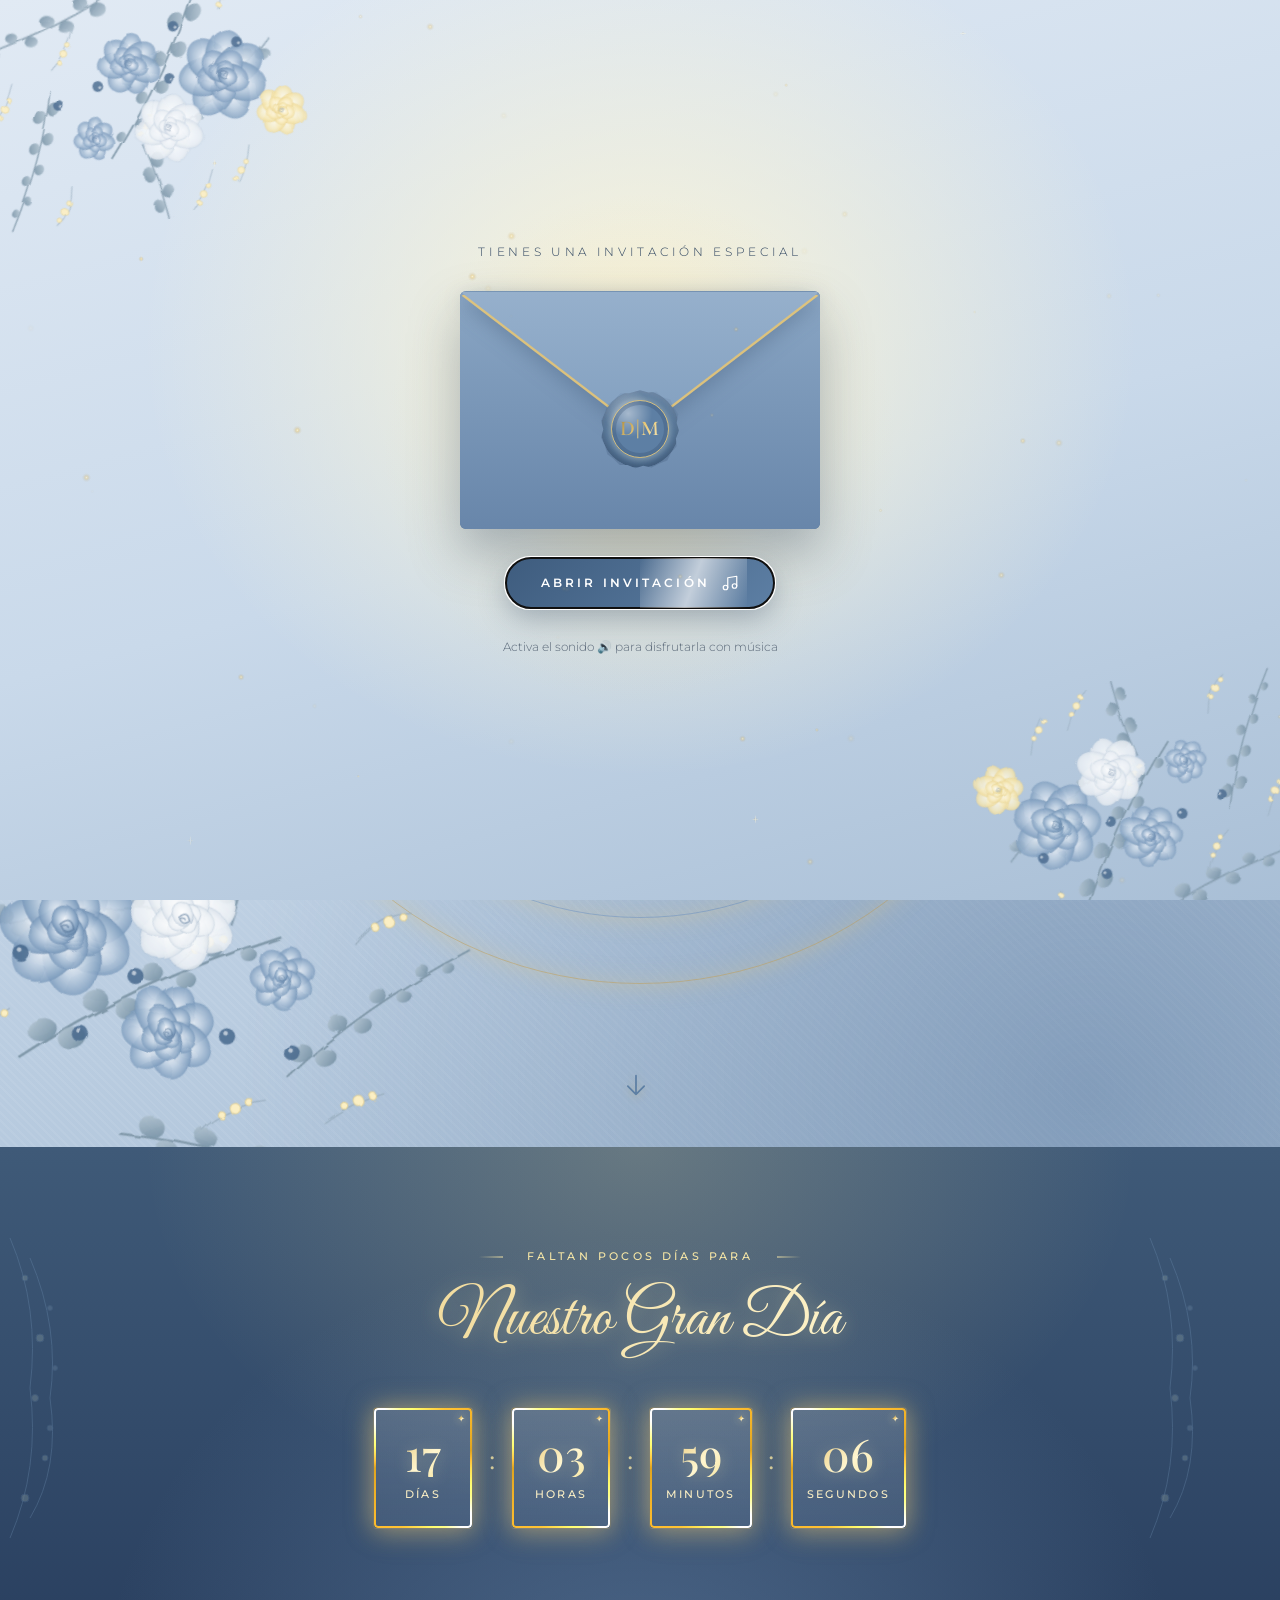
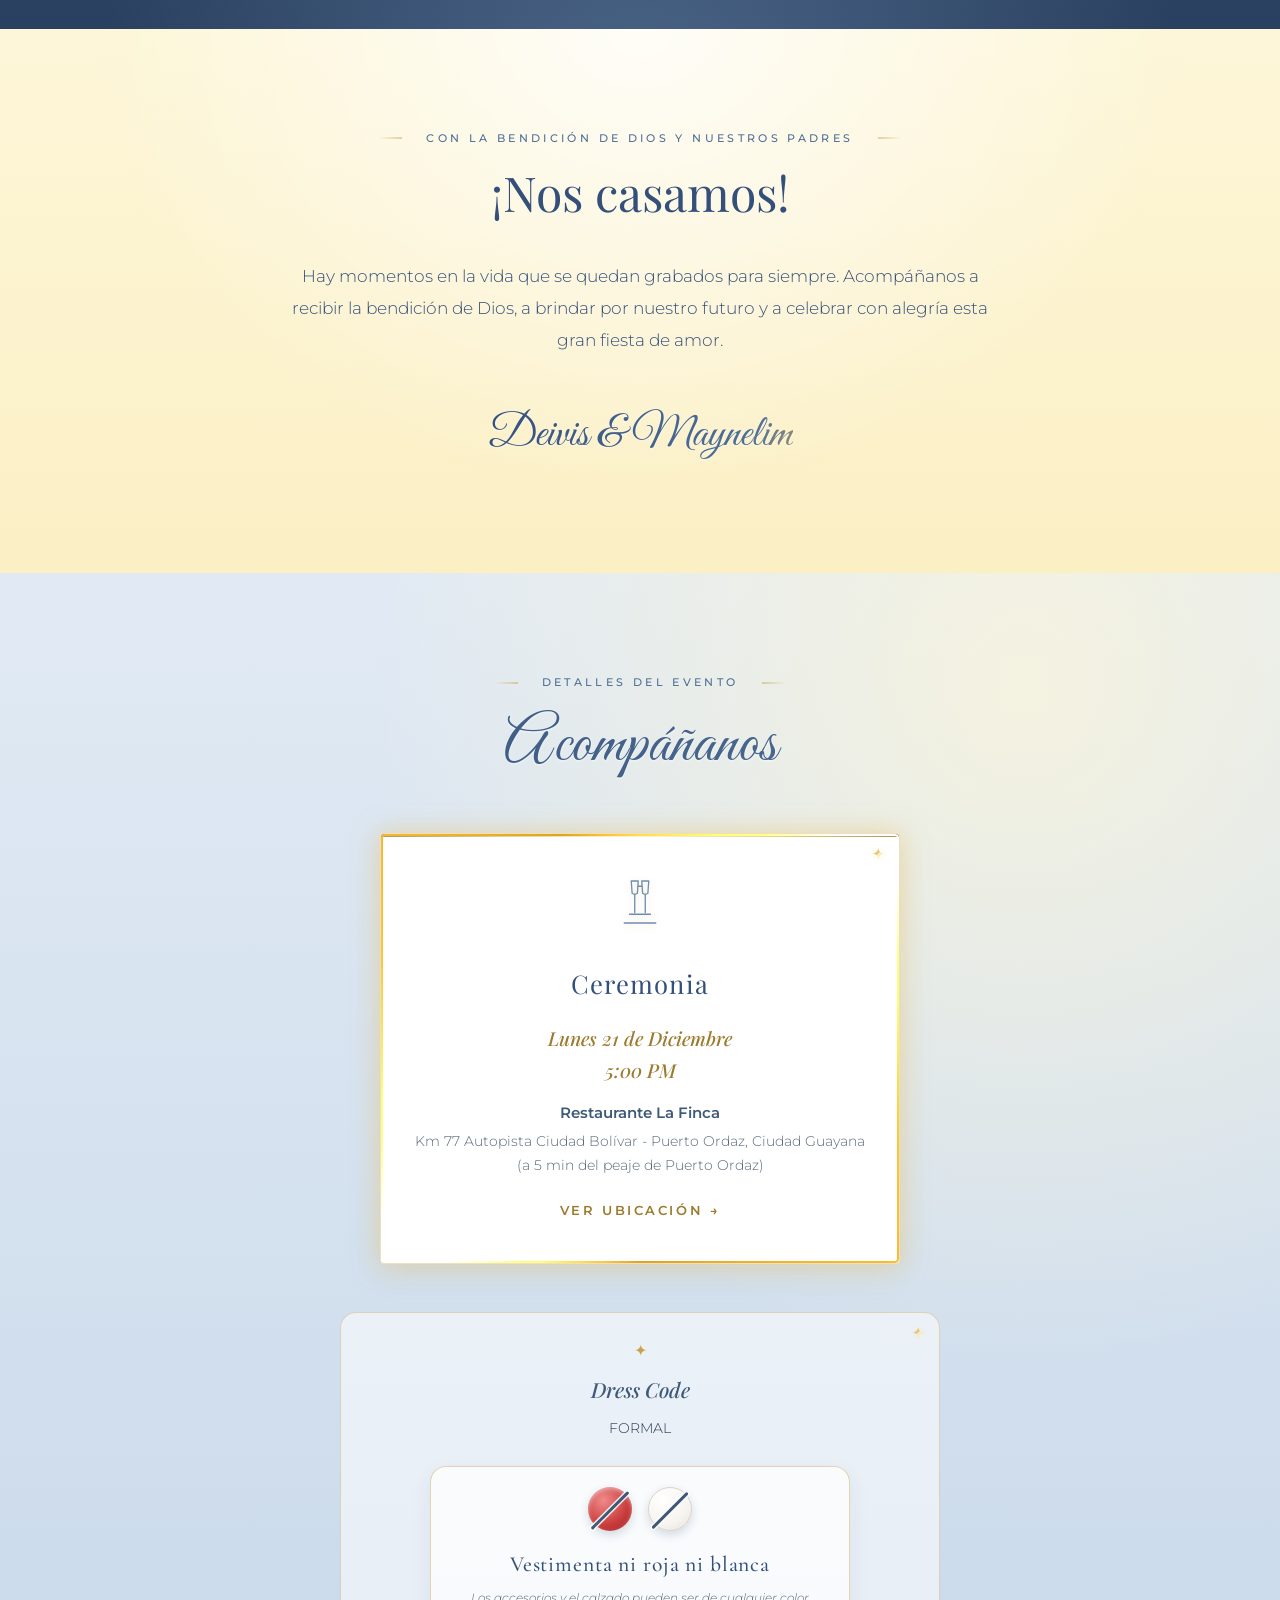
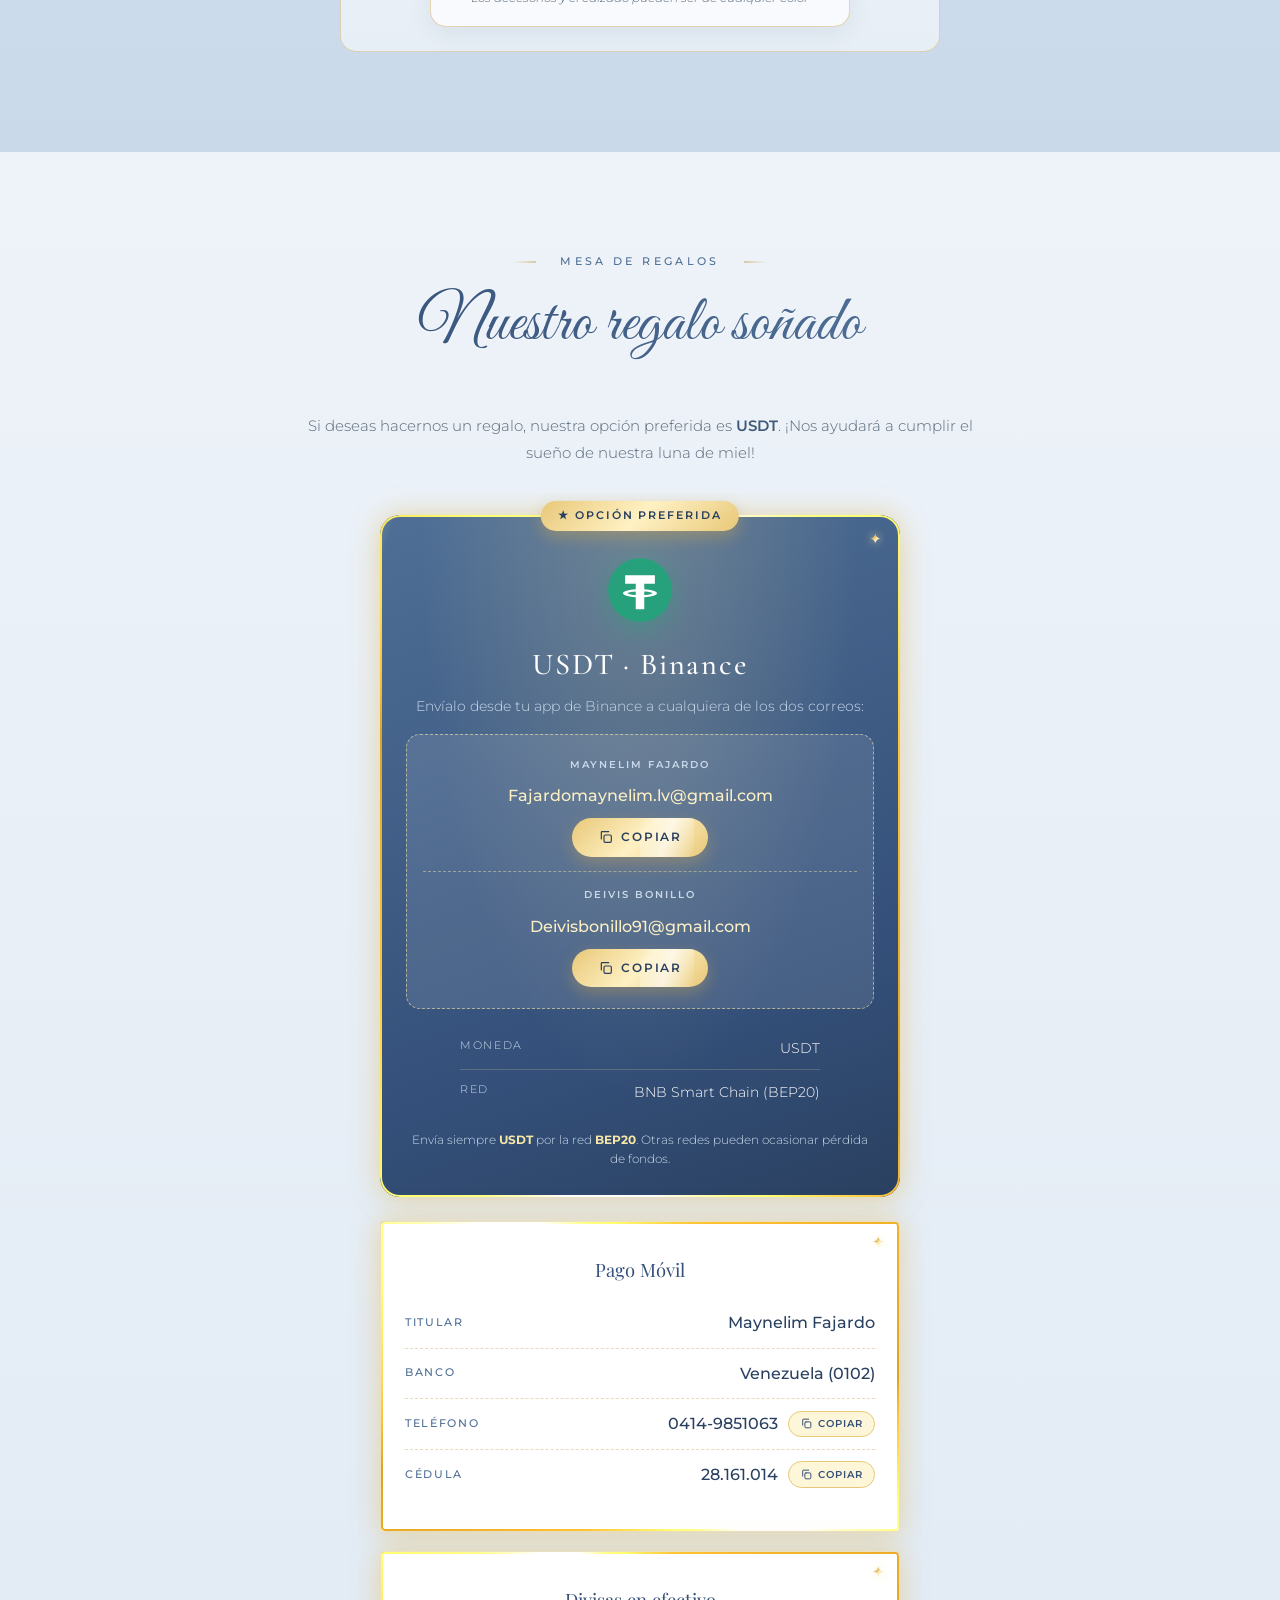
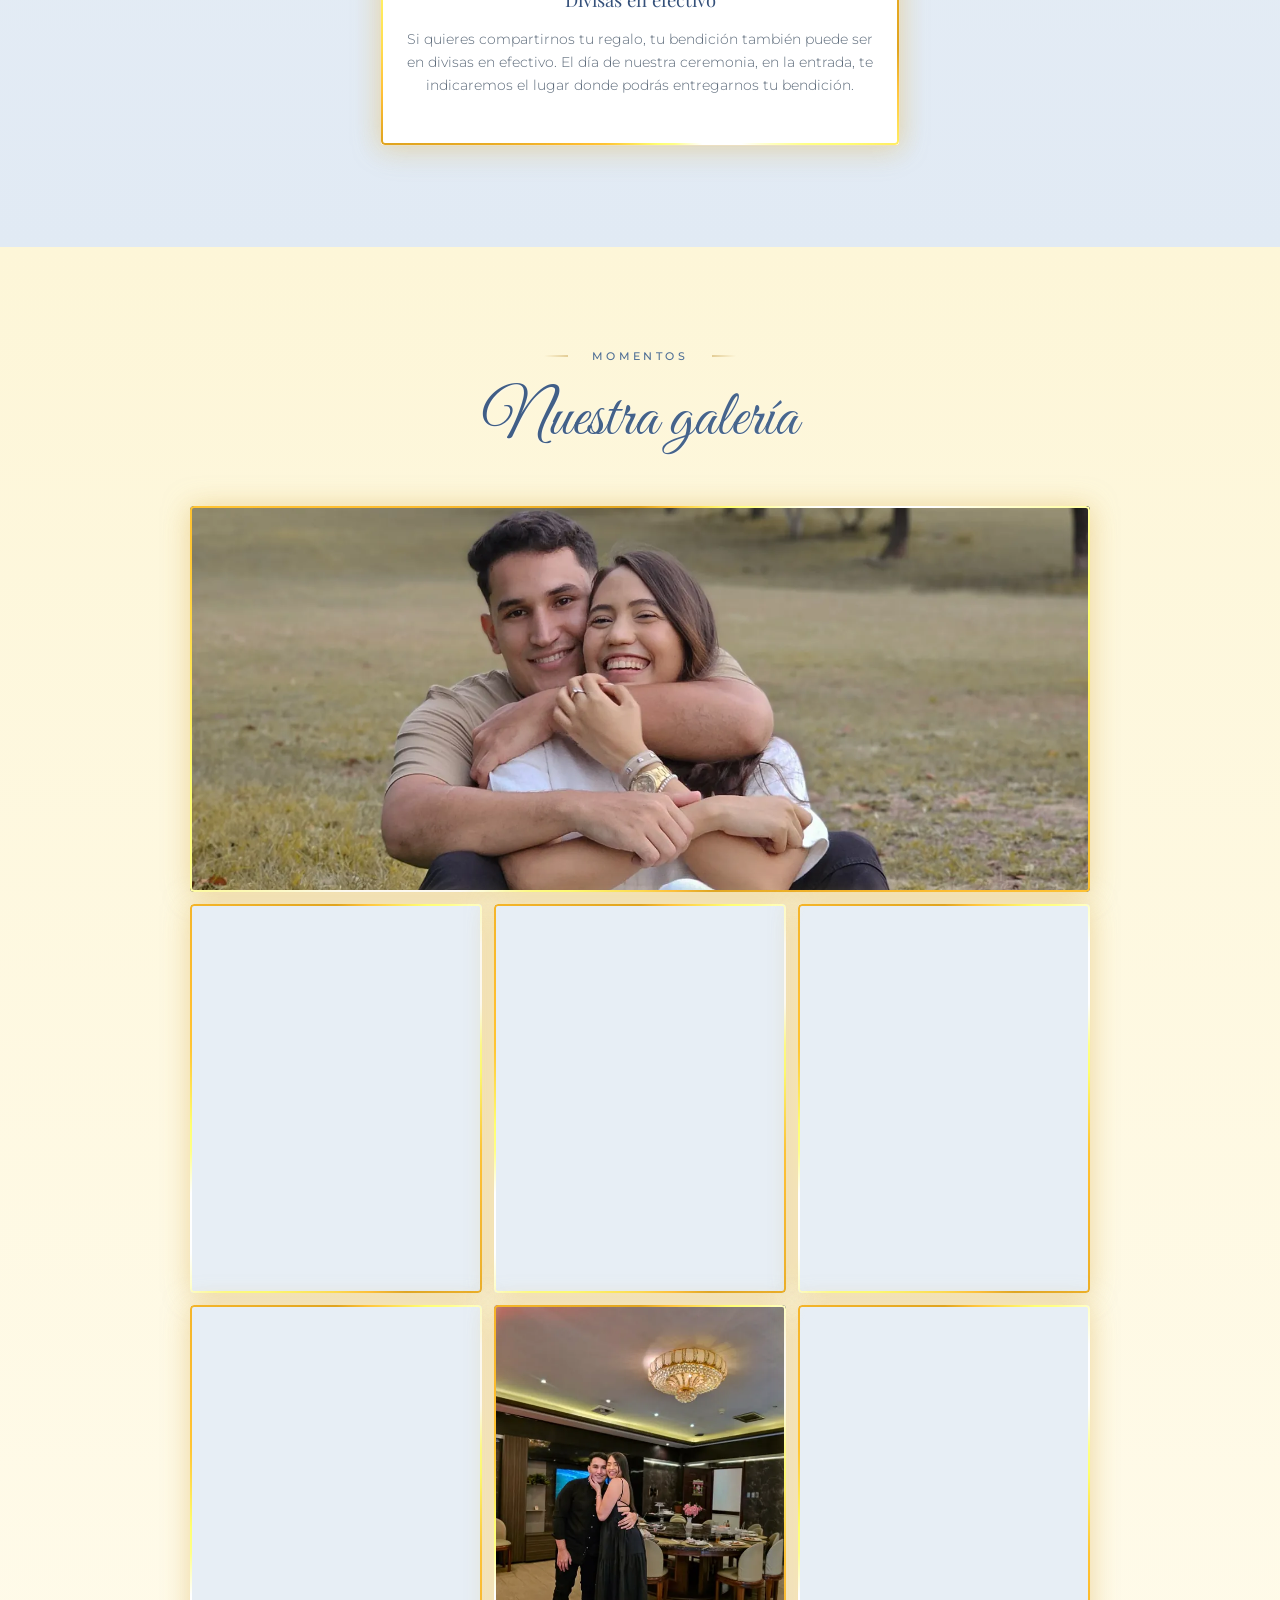
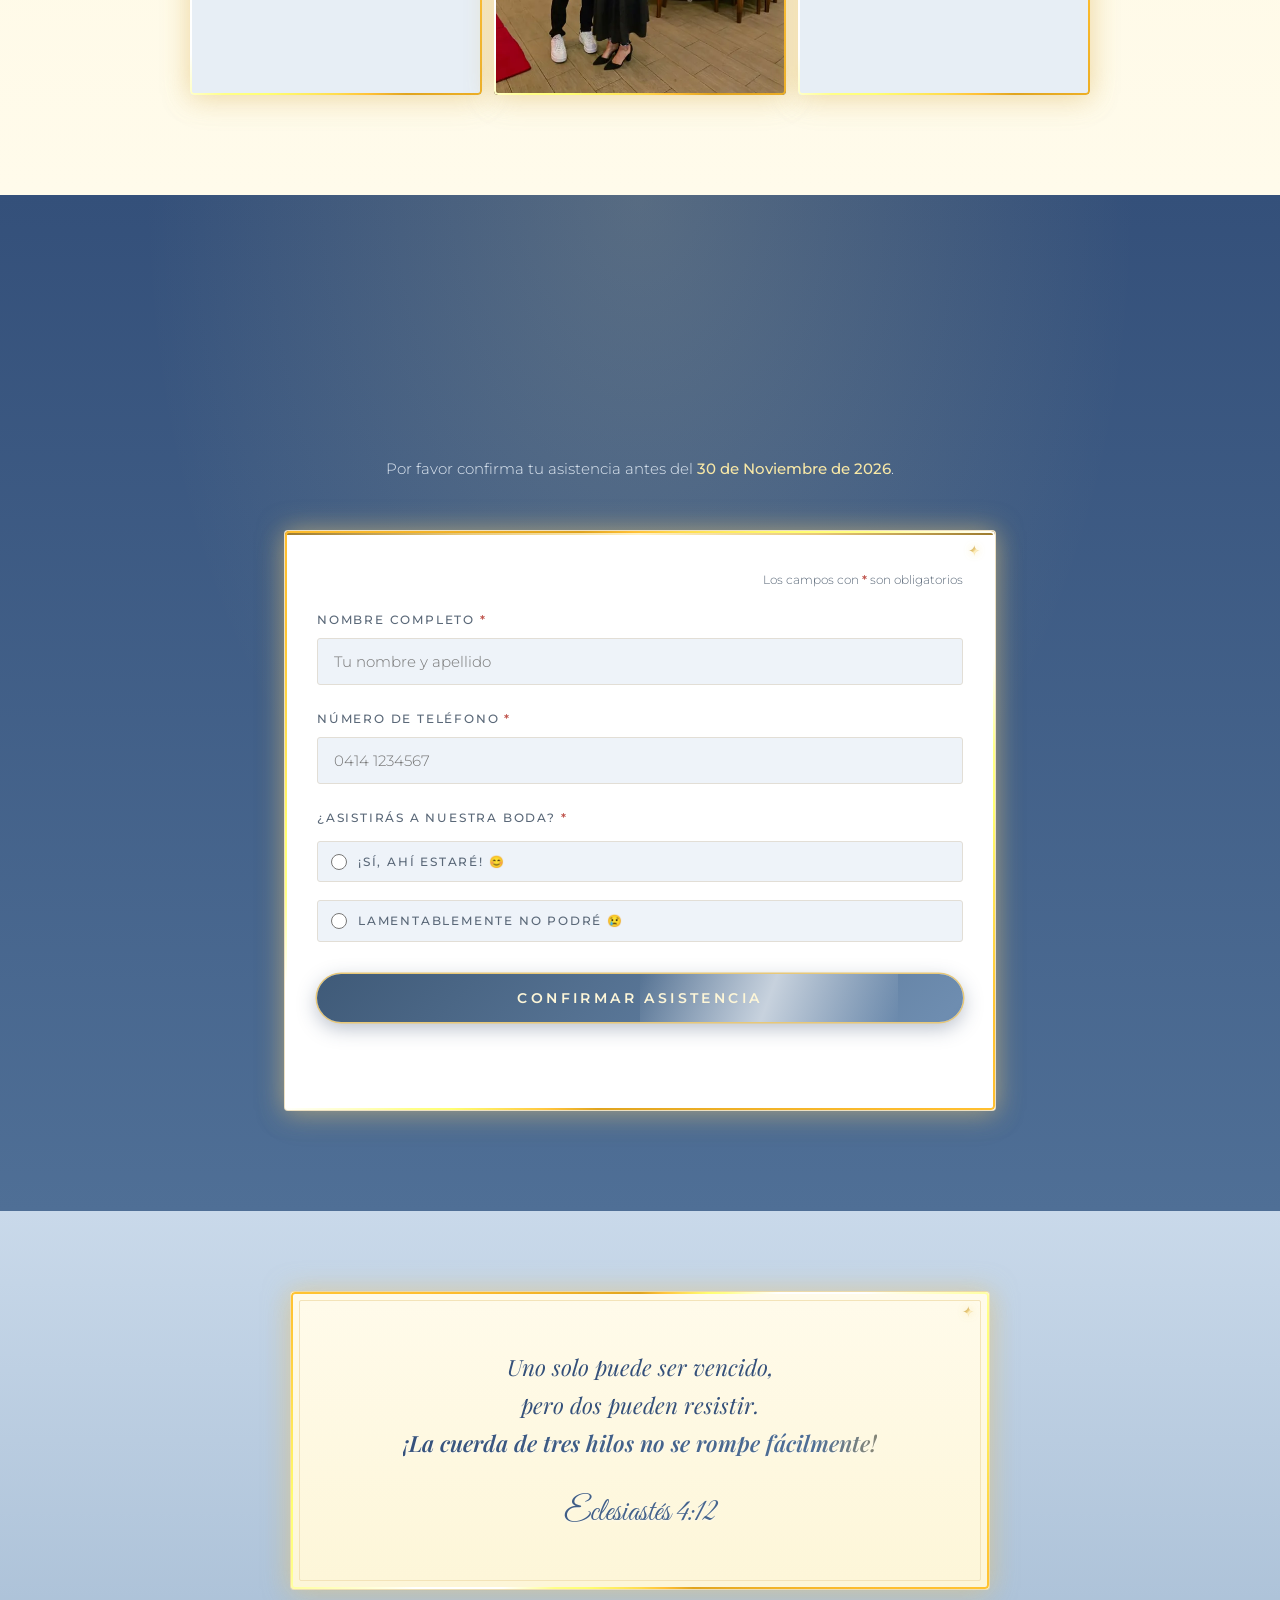
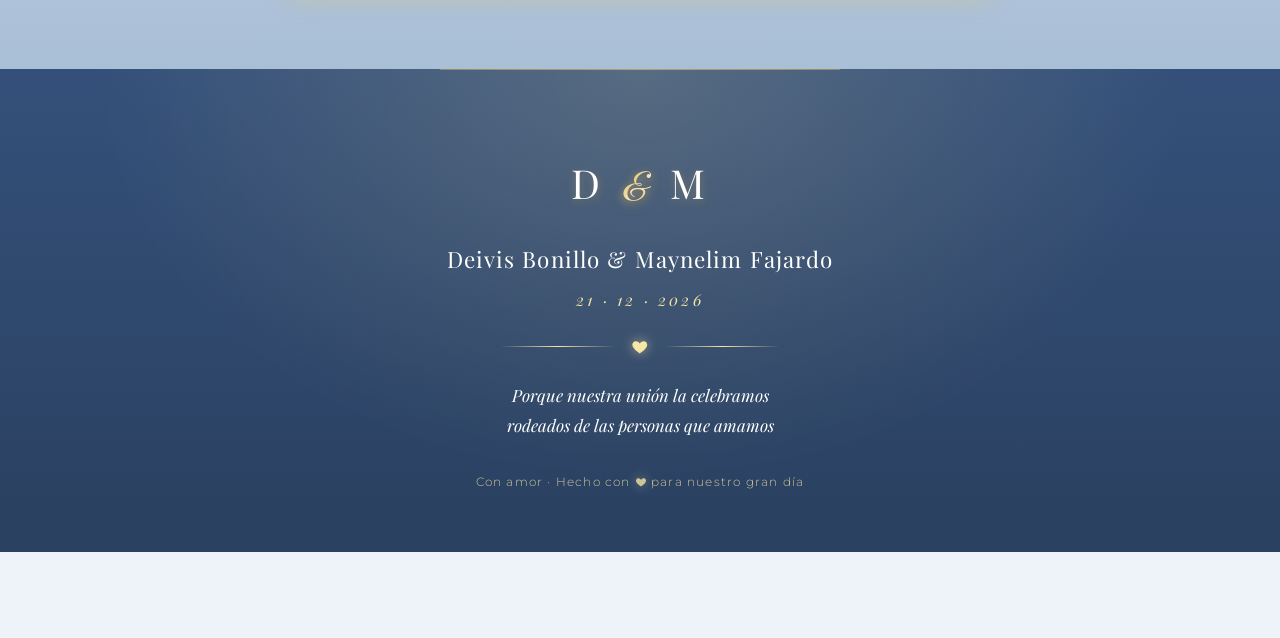
<file: index.html>
<!DOCTYPE html>
<html lang="es">
<head>
  <meta charset="UTF-8" />
  <meta name="viewport" content="width=device-width, initial-scale=1.0" />
  <meta name="description" content="Invitación al matrimonio de Deivis Bonillo y Maynelim Fajardo. Acompáñanos en este día tan especial." />
  <title>Deivis &amp; Maynelim — Nuestra Boda</title>

  <!-- Favicon SVG con monograma D|M -->
  <link rel="icon" type="image/svg+xml" href="/assets/favicon.svg" />

  <!-- Google Fonts: Playfair Display (serif), Great Vibes (script), Montserrat (sans-serif) -->
  <link rel="preconnect" href="https://fonts.googleapis.com" />
  <link rel="preconnect" href="https://fonts.gstatic.com" crossorigin />
  <link href="https://fonts.googleapis.com/css2?family=Cormorant+Garamond:ital,wght@0,400;0,500;0,600;1,400&family=Playfair+Display:ital,wght@0,400;0,500;0,600;1,400&family=Great+Vibes&family=Montserrat:ital,wght@0,300;0,400;0,500;1,300&display=swap" rel="stylesheet" />

  <link rel="stylesheet" href="/styles/main.css?v=24" />
  <link rel="stylesheet" href="/styles/invitacion.css?v=24" />
  <link rel="stylesheet" href="/styles/effects.css?v=24" />
  <link rel="stylesheet" href="/styles/tema.css?v=24" />

  <!-- Marcar JS habilitado antes del render para evitar FOUC -->
  <script>document.documentElement.classList.add('js-enabled', 'intro-pending');</script>
</head>
<body>
  <svg class="svg-defs" width="0" height="0" aria-hidden="true" focusable="false">
    <defs>
      <radialGradient id="g-rose-blue" cx="50%" cy="45%" r="62%">
        <stop offset="0" stop-color="#F3F6FA"/><stop offset=".35" stop-color="#C3D3E4"/>
        <stop offset=".75" stop-color="#7E9DBE"/><stop offset="1" stop-color="#4E6E92"/>
      </radialGradient>
      <radialGradient id="g-rose-white" cx="50%" cy="45%" r="62%">
        <stop offset="0" stop-color="#FFFFFF"/><stop offset=".6" stop-color="#EEF2F6"/>
        <stop offset="1" stop-color="#C6D2DF"/>
      </radialGradient>
      <radialGradient id="g-rose-yellow" cx="50%" cy="45%" r="62%">
        <stop offset="0" stop-color="#FFFDF2"/><stop offset=".45" stop-color="#FBEFC4"/>
        <stop offset=".85" stop-color="#F1D98E"/><stop offset="1" stop-color="#D9BC6A"/>
      </radialGradient>
      <linearGradient id="g-leaf" x1="0" y1="0" x2="1" y2="1">
        <stop offset="0" stop-color="#B5C6D3"/><stop offset="1" stop-color="#6F8B9F"/>
      </linearGradient>
      <filter id="f-watercolor" x="-20%" y="-20%" width="140%" height="140%">
        <feTurbulence type="fractalNoise" baseFrequency=".035" numOctaves="2" seed="7" result="n"/>
        <feDisplacementMap in="SourceGraphic" in2="n" scale="5"/>
      </filter>
      <symbol id="sym-rose-blue" viewBox="-50 -50 100 100">
        <g fill="url(#g-rose-blue)" stroke="#5E7FA3" stroke-opacity=".25" stroke-width=".6">
          <ellipse cx="0" cy="-20" rx="20" ry="27" transform="rotate(0)" opacity=".85"/>
          <ellipse cx="0" cy="-20" rx="20" ry="27" transform="rotate(51)" opacity=".85"/>
          <ellipse cx="0" cy="-20" rx="20" ry="27" transform="rotate(103)" opacity=".85"/>
          <ellipse cx="0" cy="-20" rx="20" ry="27" transform="rotate(154)" opacity=".85"/>
          <ellipse cx="0" cy="-20" rx="20" ry="27" transform="rotate(206)" opacity=".85"/>
          <ellipse cx="0" cy="-20" rx="20" ry="27" transform="rotate(257)" opacity=".85"/>
          <ellipse cx="0" cy="-20" rx="20" ry="27" transform="rotate(309)" opacity=".85"/>
          <ellipse cx="0" cy="-10" rx="14" ry="18" transform="rotate(20)" opacity=".9"/>
          <ellipse cx="0" cy="-10" rx="14" ry="18" transform="rotate(92)" opacity=".9"/>
          <ellipse cx="0" cy="-10" rx="14" ry="18" transform="rotate(164)" opacity=".9"/>
          <ellipse cx="0" cy="-10" rx="14" ry="18" transform="rotate(236)" opacity=".9"/>
          <ellipse cx="0" cy="-10" rx="14" ry="18" transform="rotate(308)" opacity=".9"/>
          <ellipse cx="0" cy="-4" rx="9" ry="11" transform="rotate(45)"/>
          <ellipse cx="0" cy="-4" rx="9" ry="11" transform="rotate(135)"/>
          <ellipse cx="0" cy="-4" rx="9" ry="11" transform="rotate(225)"/>
          <ellipse cx="0" cy="-4" rx="9" ry="11" transform="rotate(315)"/>
        </g>
        <path d="M-5 1 q5 -9 10 0 q-4 6 -9 1 q3 -3 5 -1" fill="none" stroke="#4E6E92" stroke-opacity=".55" stroke-width="1.2" stroke-linecap="round"/>
      </symbol>
      <symbol id="sym-rose-white" viewBox="-50 -50 100 100">
        <g fill="url(#g-rose-white)" stroke="#5E7FA3" stroke-opacity=".25" stroke-width=".6">
          <ellipse cx="0" cy="-20" rx="20" ry="27" transform="rotate(0)" opacity=".85"/>
          <ellipse cx="0" cy="-20" rx="20" ry="27" transform="rotate(51)" opacity=".85"/>
          <ellipse cx="0" cy="-20" rx="20" ry="27" transform="rotate(103)" opacity=".85"/>
          <ellipse cx="0" cy="-20" rx="20" ry="27" transform="rotate(154)" opacity=".85"/>
          <ellipse cx="0" cy="-20" rx="20" ry="27" transform="rotate(206)" opacity=".85"/>
          <ellipse cx="0" cy="-20" rx="20" ry="27" transform="rotate(257)" opacity=".85"/>
          <ellipse cx="0" cy="-20" rx="20" ry="27" transform="rotate(309)" opacity=".85"/>
          <ellipse cx="0" cy="-10" rx="14" ry="18" transform="rotate(20)" opacity=".9"/>
          <ellipse cx="0" cy="-10" rx="14" ry="18" transform="rotate(92)" opacity=".9"/>
          <ellipse cx="0" cy="-10" rx="14" ry="18" transform="rotate(164)" opacity=".9"/>
          <ellipse cx="0" cy="-10" rx="14" ry="18" transform="rotate(236)" opacity=".9"/>
          <ellipse cx="0" cy="-10" rx="14" ry="18" transform="rotate(308)" opacity=".9"/>
          <ellipse cx="0" cy="-4" rx="9" ry="11" transform="rotate(45)"/>
          <ellipse cx="0" cy="-4" rx="9" ry="11" transform="rotate(135)"/>
          <ellipse cx="0" cy="-4" rx="9" ry="11" transform="rotate(225)"/>
          <ellipse cx="0" cy="-4" rx="9" ry="11" transform="rotate(315)"/>
        </g>
        <path d="M-5 1 q5 -9 10 0 q-4 6 -9 1 q3 -3 5 -1" fill="none" stroke="#4E6E92" stroke-opacity=".55" stroke-width="1.2" stroke-linecap="round"/>
      </symbol>
    <symbol id="sym-rose-yellow" viewBox="-50 -50 100 100">
        <g fill="url(#g-rose-yellow)" stroke="#B8994A" stroke-opacity=".25" stroke-width=".6">
          <ellipse cx="0" cy="-20" rx="20" ry="27" transform="rotate(0)" opacity=".85"/>
          <ellipse cx="0" cy="-20" rx="20" ry="27" transform="rotate(51)" opacity=".85"/>
          <ellipse cx="0" cy="-20" rx="20" ry="27" transform="rotate(103)" opacity=".85"/>
          <ellipse cx="0" cy="-20" rx="20" ry="27" transform="rotate(154)" opacity=".85"/>
          <ellipse cx="0" cy="-20" rx="20" ry="27" transform="rotate(206)" opacity=".85"/>
          <ellipse cx="0" cy="-20" rx="20" ry="27" transform="rotate(257)" opacity=".85"/>
          <ellipse cx="0" cy="-20" rx="20" ry="27" transform="rotate(309)" opacity=".85"/>
          <ellipse cx="0" cy="-10" rx="14" ry="18" transform="rotate(20)" opacity=".9"/>
          <ellipse cx="0" cy="-10" rx="14" ry="18" transform="rotate(92)" opacity=".9"/>
          <ellipse cx="0" cy="-10" rx="14" ry="18" transform="rotate(164)" opacity=".9"/>
          <ellipse cx="0" cy="-10" rx="14" ry="18" transform="rotate(236)" opacity=".9"/>
          <ellipse cx="0" cy="-10" rx="14" ry="18" transform="rotate(308)" opacity=".9"/>
          <ellipse cx="0" cy="-4" rx="9" ry="11" transform="rotate(45)"/>
          <ellipse cx="0" cy="-4" rx="9" ry="11" transform="rotate(135)"/>
          <ellipse cx="0" cy="-4" rx="9" ry="11" transform="rotate(225)"/>
          <ellipse cx="0" cy="-4" rx="9" ry="11" transform="rotate(315)"/>
        </g>
        <path d="M-5 1 q5 -9 10 0 q-4 6 -9 1 q3 -3 5 -1" fill="none" stroke="#4E6E92" stroke-opacity=".55" stroke-width="1.2" stroke-linecap="round"/>
      </symbol>
      <symbol id="sym-sprig" viewBox="0 0 160 60">
        <path d="M2 50 Q70 20 158 8" fill="none" stroke="#7F97A8" stroke-width="1.4"/>
        <g fill="url(#g-leaf)" opacity=".9">
          <ellipse cx="17.4" cy="36.0" rx="8.4" ry="6.8"/>
          <ellipse cx="33.2" cy="44.7" rx="7.9" ry="6.3"/>
          <ellipse cx="49.6" cy="25.4" rx="7.3" ry="5.9"/>
          <ellipse cx="66.4" cy="33.0" rx="6.8" ry="5.4"/>
          <ellipse cx="83.7" cy="16.6" rx="6.2" ry="5.0"/>
          <ellipse cx="101.6" cy="23.1" rx="5.7" ry="4.6"/>
          <ellipse cx="119.9" cy="9.6" rx="5.1" ry="4.1"/>
          <ellipse cx="138.7" cy="15.0" rx="4.6" ry="3.7"/>
        </g>
      </symbol>
      <symbol id="sym-floral" viewBox="0 0 320 240">
        <g filter="url(#f-watercolor)">
          <use href="#sym-sprig" x="0" y="0" width="160" height="60" transform="translate(40 150) rotate(-30) scale(1.1)"/>
          <use href="#sym-sprig" x="0" y="0" width="160" height="60" transform="translate(120 60) rotate(-70) scale(0.9)"/>
          <use href="#sym-sprig" x="0" y="0" width="160" height="60" transform="translate(150 170) rotate(10) scale(1.0)"/>
          <use href="#sym-sprig" x="0" y="0" width="160" height="60" transform="translate(10 90) rotate(-10) scale(0.8)"/>
          <use href="#sym-sprig" x="0" y="0" width="160" height="60" transform="translate(200 120) rotate(-40) scale(0.85)"/>
          <path d="M70 40 q8 -18 20 -30" stroke="#9AAFC0" stroke-width=".8" fill="none"/>
          <circle cx="78" cy="26" r="2.2" fill="#FBEFC4" stroke="#E3CC86" stroke-width=".5"/>
          <circle cx="85" cy="20" r="3.2" fill="#FBEFC4" stroke="#E3CC86" stroke-width=".5"/>
          <circle cx="92" cy="14" r="2.2" fill="#FBEFC4" stroke="#E3CC86" stroke-width=".5"/>
          <path d="M140 110 q12 -24 22 -30" stroke="#9AAFC0" stroke-width=".8" fill="none"/>
          <circle cx="148" cy="96" r="2.2" fill="#FBEFC4" stroke="#E3CC86" stroke-width=".5"/>
          <circle cx="155" cy="90" r="3.2" fill="#FBEFC4" stroke="#E3CC86" stroke-width=".5"/>
          <circle cx="162" cy="84" r="2.2" fill="#FBEFC4" stroke="#E3CC86" stroke-width=".5"/>
          <path d="M30 200 q16 -18 24 -30" stroke="#9AAFC0" stroke-width=".8" fill="none"/>
          <circle cx="38" cy="186" r="2.2" fill="#FBEFC4" stroke="#E3CC86" stroke-width=".5"/>
          <circle cx="45" cy="180" r="3.2" fill="#FBEFC4" stroke="#E3CC86" stroke-width=".5"/>
          <circle cx="52" cy="174" r="2.2" fill="#FBEFC4" stroke="#E3CC86" stroke-width=".5"/>
          <path d="M240 60 q8 -24 26 -30" stroke="#9AAFC0" stroke-width=".8" fill="none"/>
          <circle cx="248" cy="46" r="2.2" fill="#FBEFC4" stroke="#E3CC86" stroke-width=".5"/>
          <circle cx="255" cy="40" r="3.2" fill="#FBEFC4" stroke="#E3CC86" stroke-width=".5"/>
          <circle cx="262" cy="34" r="2.2" fill="#FBEFC4" stroke="#E3CC86" stroke-width=".5"/>
          <path d="M260 170 q12 -18 28 -30" stroke="#9AAFC0" stroke-width=".8" fill="none"/>
          <circle cx="268" cy="156" r="2.2" fill="#FBEFC4" stroke="#E3CC86" stroke-width=".5"/>
          <circle cx="275" cy="150" r="3.2" fill="#FBEFC4" stroke="#E3CC86" stroke-width=".5"/>
          <circle cx="282" cy="144" r="2.2" fill="#FBEFC4" stroke="#E3CC86" stroke-width=".5"/>
          <path d="M110 30 q16 -24 30 -30" stroke="#9AAFC0" stroke-width=".8" fill="none"/>
          <circle cx="118" cy="16" r="2.2" fill="#FBEFC4" stroke="#E3CC86" stroke-width=".5"/>
          <circle cx="125" cy="10" r="3.2" fill="#FBEFC4" stroke="#E3CC86" stroke-width=".5"/>
          <circle cx="132" cy="4" r="2.2" fill="#FBEFC4" stroke="#E3CC86" stroke-width=".5"/>
          <path d="M190 200 q8 -18 32 -30" stroke="#9AAFC0" stroke-width=".8" fill="none"/>
          <circle cx="198" cy="186" r="2.2" fill="#FBEFC4" stroke="#E3CC86" stroke-width=".5"/>
          <circle cx="205" cy="180" r="3.2" fill="#FBEFC4" stroke="#E3CC86" stroke-width=".5"/>
          <circle cx="212" cy="174" r="2.2" fill="#FBEFC4" stroke="#E3CC86" stroke-width=".5"/>
          <use href="#sym-rose-blue" x="25.0" y="65.0" width="90" height="90"/>
          <use href="#sym-rose-white" x="100.0" y="45.0" width="70" height="70"/>
          <use href="#sym-rose-blue" x="119.0" y="119.0" width="62" height="62"/>
          <use href="#sym-rose-yellow" x="5.0" y="35.0" width="50" height="50"/>
          <use href="#sym-rose-blue" x="183.0" y="73.0" width="44" height="44"/>
          <circle cx="100" cy="170" r="5" fill="#46678C" opacity=".85"/><circle cx="98.5" cy="168.5" r="1.4" fill="#fff" opacity=".6"/>
          <circle cx="185" cy="140" r="5" fill="#46678C" opacity=".85"/><circle cx="183.5" cy="138.5" r="1.4" fill="#fff" opacity=".6"/>
          <circle cx="48" cy="135" r="5" fill="#46678C" opacity=".85"/><circle cx="46.5" cy="133.5" r="1.4" fill="#fff" opacity=".6"/>
          <circle cx="225" cy="135" r="5" fill="#46678C" opacity=".85"/><circle cx="223.5" cy="133.5" r="1.4" fill="#fff" opacity=".6"/>
          <circle cx="120" cy="125" r="5" fill="#46678C" opacity=".85"/><circle cx="118.5" cy="123.5" r="1.4" fill="#fff" opacity=".6"/>
        </g>
      </symbol>
    </defs>
  </svg>

  <!-- ========================================================== -->
  <!-- INTRO: SOBRE 3D CON SELLO DE CERA (se abre y suena música)  -->
  <!-- ========================================================== -->
  <div class="intro" id="intro" role="dialog" aria-modal="true" aria-label="Abrir invitación">
    <div class="intro-glow" aria-hidden="true"></div>
    <svg class="intro-floral intro-floral-tl" aria-hidden="true"><use href="#sym-floral"/></svg>
    <svg class="intro-floral intro-floral-br" aria-hidden="true"><use href="#sym-floral"/></svg>

    <p class="intro-pretitle">Tienes una invitación especial</p>

    <div class="envelope" aria-hidden="true">
      <div class="env-back"></div>
      <div class="env-letter">
        <span class="env-letter-names">Deivis <em>&amp;</em> Maynelim</span>
        <span class="env-letter-date">21 · 12 · 2026</span>
      </div>
      <div class="env-pocket"></div>
      <div class="env-flap-wrap"><div class="env-flap"></div></div>
      <div class="wax-seal env-seal"><span>D|M</span></div>
    </div>

    <button type="button" class="intro-open fx-btn" id="intro-open">
      <span>Abrir invitación</span>
      <svg viewBox="0 0 24 24" width="18" height="18" fill="none" stroke="currentColor" stroke-width="1.6" stroke-linecap="round" stroke-linejoin="round" aria-hidden="true"><path d="M9 18V5l12-2v13"/><circle cx="6" cy="18" r="3"/><circle cx="18" cy="16" r="3"/></svg>
    </button>
    <p class="intro-hint">Activa el sonido 🔊 para disfrutarla con música</p>
  </div>

  <!-- ========================================================== -->
  <!-- HERO: TARJETA DE INVITACIÓN                                 -->
  <!-- ========================================================== -->
  <header class="hero-invite" id="inicio">
    <div class="hero-rings" aria-hidden="true"><span></span><span></span></div>
    <svg class="hero-floral hero-floral-tr" aria-hidden="true"><use href="#sym-floral"/></svg>
    <svg class="hero-floral hero-floral-bl" aria-hidden="true"><use href="#sym-floral"/></svg>

    <div class="invite-stage">
      <div class="invite-float">
        <article class="invite-card fx-frame" data-tilt>
          <div class="invite-photo invite-photo-floral-only" aria-hidden="true">
            <svg class="invite-photo-floral"><use href="#sym-floral"/></svg>
            <svg class="invite-photo-floral invite-photo-floral-r"><use href="#sym-floral"/></svg>
          </div>

          <div class="wax-seal invite-seal" aria-hidden="true"><span>D|M</span></div>

          <div class="invite-body">
            <p class="invite-pretitle">Con mucha alegría</p>

            <h1 class="invite-names">
              <span class="invite-name">Deivis</span>
              <span class="invite-and">y</span>
              <span class="invite-name">Maynelim</span>
            </h1>

            <p class="invite-sub">Te invitamos a celebrar<br>nuestro día especial</p>

            <div class="invite-ornament" aria-hidden="true"><span></span><i><svg class="heart-icon" viewBox="0 0 24 24" aria-hidden="true"><path d="M12 21s-7.5-4.6-9.6-9.3C.9 8.3 3 4.5 6.7 4.5c2.1 0 3.6 1.2 5.3 3.1 1.7-1.9 3.2-3.1 5.3-3.1 3.7 0 5.8 3.8 4.3 7.2C19.5 16.4 12 21 12 21z"/></svg></i><span></span></div>

            <div class="invite-date">
              <span class="invite-weekday">Lunes</span>
              <div class="invite-date-row">
                <span class="invite-date-side">Diciembre</span>
                <span class="invite-date-day">21</span>
                <span class="invite-date-side">2026</span>
              </div>
              <span class="invite-hour">a las 5:00 PM</span>
            </div>

            <p class="invite-venue">Restaurante La Finca</p>
            <p class="invite-city">Ciudad Guayana · Bolívar · Venezuela</p>

            <nav class="invite-actions" aria-label="Accesos rápidos">
              <a href="#detalles" class="circle-btn">
                <span class="circle-icon">
                  <svg viewBox="0 0 24 24" fill="none" stroke="currentColor" stroke-width="1.5" stroke-linecap="round" stroke-linejoin="round"><path d="M12 21s-7-6.2-7-11.5a7 7 0 0114 0C19 14.8 12 21 12 21z"/><circle cx="12" cy="9.5" r="2.5"/></svg>
                </span>
                <span class="circle-label">Ver<br>lugar</span>
              </a>
              <a href="#rsvp" class="circle-btn">
                <span class="circle-icon">
                  <svg viewBox="0 0 24 24" fill="none" stroke="currentColor" stroke-width="1.5" stroke-linecap="round" stroke-linejoin="round"><circle cx="12" cy="12" r="9"/><path d="M8 12.5l2.6 2.6L16 9.6"/></svg>
                </span>
                <span class="circle-label">Confirmar<br>asistencia</span>
              </a>
              <a href="#galeria" class="circle-btn">
                <span class="circle-icon">
                  <svg viewBox="0 0 24 24" fill="none" stroke="currentColor" stroke-width="1.5" stroke-linecap="round" stroke-linejoin="round"><path d="M4 8h3l1.6-2.5h6.8L17 8h3a1 1 0 011 1v9a1 1 0 01-1 1H4a1 1 0 01-1-1V9a1 1 0 011-1z"/><circle cx="12" cy="13" r="3.6"/></svg>
                </span>
                <span class="circle-label">Nuestra<br>galería</span>
              </a>
              <a href="#regalos" class="circle-btn">
                <span class="circle-icon">
                  <svg viewBox="0 0 24 24" fill="none" stroke="currentColor" stroke-width="1.5" stroke-linecap="round" stroke-linejoin="round"><rect x="3.5" y="8.5" width="17" height="4" rx="1"/><path d="M5 12.5V20h14v-7.5M12 8.5V20M12 8.5S10.5 4 8 4.5 7 8.5 12 8.5zM12 8.5S13.5 4 16 4.5 17 8.5 12 8.5z"/></svg>
                </span>
                <span class="circle-label">Mesa de<br>regalos</span>
              </a>
            </nav>

            <p class="invite-closing">Porque nuestra unión la celebramos rodeados de las personas que amamos</p>
            <p class="invite-signature">Deivis &amp; Maynelim</p>
            <span class="invite-heart" aria-hidden="true"><svg class="heart-icon" viewBox="0 0 24 24" aria-hidden="true"><path d="M12 21s-7.5-4.6-9.6-9.3C.9 8.3 3 4.5 6.7 4.5c2.1 0 3.6 1.2 5.3 3.1 1.7-1.9 3.2-3.1 5.3-3.1 3.7 0 5.8 3.8 4.3 7.2C19.5 16.4 12 21 12 21z"/></svg></span>
          </div>
          <div class="invite-wash" aria-hidden="true"></div>
        </article>
      </div>
    </div>

    <a href="#countdown" class="hero-scroll" aria-label="Desliza hacia abajo">
      <svg viewBox="0 0 24 24" width="28" height="28"><path d="M12 4v16m0 0l-7-7m7 7l7-7" stroke="currentColor" stroke-width="1.5" fill="none" stroke-linecap="round" stroke-linejoin="round"/></svg>
    </a>
  </header>

  <!-- ========================================================== -->
  <!-- CUENTA REGRESIVA                                            -->
  <!-- ========================================================== -->
  <section class="countdown-section" id="countdown">
    <div class="floral-side floral-left" aria-hidden="true"></div>
    <div class="floral-side floral-right" aria-hidden="true"></div>

    <div class="container">
      <p class="section-pretitle">Faltan pocos días para</p>
      <h2 class="section-title script-title">Nuestro Gran Día</h2>

      <div class="countdown" id="countdown-timer">
        <div class="countdown-item">
          <span class="count-number" id="days">00</span>
          <span class="count-label">Días</span>
        </div>
        <div class="countdown-divider">:</div>
        <div class="countdown-item">
          <span class="count-number" id="hours">00</span>
          <span class="count-label">Horas</span>
        </div>
        <div class="countdown-divider">:</div>
        <div class="countdown-item">
          <span class="count-number" id="minutes">00</span>
          <span class="count-label">Minutos</span>
        </div>
        <div class="countdown-divider">:</div>
        <div class="countdown-item">
          <span class="count-number" id="seconds">00</span>
          <span class="count-label">Segundos</span>
        </div>
      </div>
    </div>
  </section>

  <!-- ========================================================== -->
  <!-- BIENVENIDA / MENSAJE                                        -->
  <!-- ========================================================== -->
  <section class="welcome-section" id="bienvenida">
    <div class="container narrow">
      <p class="section-pretitle">Con la bendición de Dios y nuestros padres</p>
      <h2 class="section-title">¡Nos casamos!</h2>

      <p class="welcome-text">
        Hay momentos en la vida que se quedan grabados para siempre.
        Acompáñanos a recibir la bendición de Dios, a brindar por nuestro futuro
        y a celebrar con alegría esta gran fiesta de amor.
      </p>

      <div class="welcome-signature">
        <span class="script-name">Deivis &amp; Maynelim</span>
      </div>
    </div>
  </section>

  <!-- ========================================================== -->
  <!-- DETALLES DEL EVENTO                                          -->
  <!-- ========================================================== -->
  <section class="details-section" id="detalles">
    <div class="container">
      <p class="section-pretitle">Detalles del evento</p>
      <h2 class="section-title script-title">Acompáñanos</h2>

      <div class="details-grid details-grid-single">
        <!-- Ceremonia -->
        <article class="details-card">
          <div class="details-icon">
            <svg viewBox="0 0 64 64" width="56" height="56" fill="none" stroke="currentColor" stroke-width="1.5">
              <path d="M22 8h8l-1 14a5 5 0 01-6 0L22 8zM34 8h8l-1 14a5 5 0 01-6 0L34 8z" stroke-linejoin="round"/>
              <path d="M26 24v20M38 24v20M20 46h12M32 46h12" stroke-linecap="round"/>
              <path d="M30 14l4 0" stroke-linecap="round"/>
              <path d="M14 56h36" stroke-linecap="round"/>
            </svg>
          </div>
          <h3 class="details-title">Ceremonia</h3>
          <p class="details-time">Lunes 21 de Diciembre<br>5:00 PM</p>
          <p class="details-place">Restaurante La Finca</p>
          <p class="details-address">Km 77 Autopista Ciudad Bolívar - Puerto Ordaz, Ciudad Guayana<br>(a 5 min del peaje de Puerto Ordaz)</p>
          <a href="https://www.google.com/maps/search/?api=1&amp;query=Restaurante+La+Finca+Km+77+Autopista+Ciudad+Bol%C3%ADvar+Puerto+Ordaz" class="details-link" target="_blank" rel="noopener">Ver ubicación →</a>
        </article>
      </div>

      <!-- Dress code -->
      <div class="dress-code">
        <p class="dress-code-title">Dress Code</p>
        <p class="dress-code-text">FORMAL</p>

        <div class="dress-avoid">
          <div class="dress-swatches" aria-hidden="true">
            <span class="dress-swatch dress-swatch-red"></span>
            <span class="dress-swatch dress-swatch-white"></span>
          </div>
          <p class="dress-avoid-text">Vestimenta ni roja ni blanca</p>
          <p class="dress-avoid-note">Los accesorios y el calzado pueden ser de cualquier color</p>
        </div>
      </div>
    </div>
  </section>

  <!-- ========================================================== -->
  <!-- REGALOS / LUNA DE MIEL                                      -->
  <!-- ========================================================== -->
  <section class="gift-section" id="regalos">
    <div class="container narrow">
      <p class="section-pretitle">Mesa de regalos</p>
      <h2 class="section-title script-title">Nuestro regalo soñado</h2>

      <p class="gift-text">
        Si deseas hacernos un regalo, nuestra opción preferida es <strong>USDT</strong>.
        ¡Nos ayudará a cumplir el sueño de nuestra luna de miel!
      </p>

      <!-- USDT: opción principal -->
      <article class="usdt-card fx-frame">
        <span class="usdt-badge">★ Opción preferida</span>
        <div class="usdt-logo" aria-hidden="true">
          <svg viewBox="0 0 64 64"><circle cx="32" cy="32" r="30"/><path d="M18 18h28v8H36v5.2c7 .5 12 2 12 3.8s-5 3.3-12 3.8V50h-8V38.8c-7-.5-12-2-12-3.8s5-3.3 12-3.8V26H18z M28 33.3c-4.6.3-7.6 1-7.6 1.7s3 1.4 7.6 1.7v-3.4zm8 0v3.4c4.6-.3 7.6-1 7.6-1.7s-3-1.4-7.6-1.7z" fill-rule="evenodd"/></svg>
        </div>
        <h3 class="usdt-title">USDT · Binance</h3>
        <p class="usdt-subtitle">Envíalo desde tu app de Binance a cualquiera de los dos correos:</p>

        <div class="usdt-copy">
          <div class="usdt-account">
            <span class="usdt-owner">Maynelim Fajardo</span>
            <span class="usdt-email">Fajardomaynelim.lv@gmail.com</span>
            <button type="button" class="usdt-copy-btn fx-btn" data-copy-text="Fajardomaynelim.lv@gmail.com">
              <svg viewBox="0 0 24 24" width="16" height="16" fill="none" stroke="currentColor" stroke-width="1.8" stroke-linecap="round" stroke-linejoin="round" aria-hidden="true"><rect x="9" y="9" width="11" height="11" rx="2"/><path d="M5 15V5a1 1 0 011-1h10"/></svg>
              <span>Copiar</span>
            </button>
          </div>
          <div class="usdt-account">
            <span class="usdt-owner">Deivis Bonillo</span>
            <span class="usdt-email">Deivisbonillo91@gmail.com</span>
            <button type="button" class="usdt-copy-btn fx-btn" data-copy-text="Deivisbonillo91@gmail.com">
              <svg viewBox="0 0 24 24" width="16" height="16" fill="none" stroke="currentColor" stroke-width="1.8" stroke-linecap="round" stroke-linejoin="round" aria-hidden="true"><rect x="9" y="9" width="11" height="11" rx="2"/><path d="M5 15V5a1 1 0 011-1h10"/></svg>
              <span>Copiar</span>
            </button>
          </div>
        </div>

        <dl class="usdt-data">
          <div><dt>Moneda</dt><dd>USDT</dd></div>
          <div><dt>Red</dt><dd>BNB Smart Chain (BEP20)</dd></div>
        </dl>

        <p class="usdt-note">Envía siempre <strong>USDT</strong> por la red <strong>BEP20</strong>. Otras redes pueden ocasionar pérdida de fondos.</p>
      </article>

      <!-- Otras opciones -->
      <div class="gift-options">
        <div class="gift-card gift-secondary">
          <h3 class="gift-title">Pago Móvil</h3>
          <dl class="pm-data">
            <div class="pm-row"><dt>Titular</dt><dd>Maynelim Fajardo</dd></div>
            <div class="pm-row"><dt>Banco</dt><dd>Venezuela (0102)</dd></div>
          <div class="pm-row"><dt>Teléfono</dt><dd><span class="pm-value">0414-9851063</span><button type="button" class="copy-chip" data-copy-text="04149851063" aria-label="Copiar teléfono"><svg viewBox="0 0 24 24" width="16" height="16" fill="none" stroke="currentColor" stroke-width="1.8" stroke-linecap="round" stroke-linejoin="round" aria-hidden="true"><rect x="9" y="9" width="11" height="11" rx="2"/><path d="M5 15V5a1 1 0 011-1h10"/></svg><span>Copiar</span></button></dd></div>
          <div class="pm-row"><dt>Cédula</dt><dd><span class="pm-value">28.161.014</span><button type="button" class="copy-chip" data-copy-text="28161014" aria-label="Copiar cédula"><svg viewBox="0 0 24 24" width="16" height="16" fill="none" stroke="currentColor" stroke-width="1.8" stroke-linecap="round" stroke-linejoin="round" aria-hidden="true"><rect x="9" y="9" width="11" height="11" rx="2"/><path d="M5 15V5a1 1 0 011-1h10"/></svg><span>Copiar</span></button></dd></div>
          </dl>
        </div>

        <div class="gift-card gift-secondary gift-cash">
          <h3 class="gift-title">Divisas en efectivo</h3>
          <p class="gift-text-small">
            Si quieres compartirnos tu regalo, tu bendición también puede ser
            en divisas en efectivo. El día de nuestra ceremonia, en la entrada,
            te indicaremos el lugar donde podrás entregarnos tu bendición.
          </p>
        </div>
      </div>
    </div>
  </section>

  <!-- ========================================================== -->
  <!-- GALERÍA                                                    -->
  <!-- ========================================================== -->
  <section class="gallery-section" id="galeria">
    <div class="container">
      <p class="section-pretitle">Momentos</p>
      <h2 class="section-title script-title">Nuestra galería</h2>

      <div class="gallery-grid">
        <figure class="gallery-item gallery-item-wide">
          <picture>
            <source srcset="/assets/fotos/galeria-abrazo.webp" type="image/webp" />
            <img src="/assets/fotos/galeria-abrazo.jpg" alt="Deivis y Maynelim: abrazados y sonriendo en el parque" loading="lazy" decoding="async" style="object-position: center 35%;" />
          </picture>
          <figcaption class="gallery-overlay"><span>Nuestro amor</span></figcaption>
        </figure>
        <figure class="gallery-item">
          <picture>
            <source srcset="/assets/fotos/galeria-montana.webp" type="image/webp" />
            <img src="/assets/fotos/galeria-montana.jpg" alt="Deivis y Maynelim: caminando de la mano en la montaña" loading="lazy" decoding="async" style="object-position: center 55%;" />
          </picture>
          <figcaption class="gallery-overlay"><span>Juntos</span></figcaption>
        </figure>
        <figure class="gallery-item">
          <picture>
            <source srcset="/assets/fotos/galeria-parque.webp" type="image/webp" />
            <img src="/assets/fotos/galeria-parque.jpg" alt="Deivis y Maynelim: abrazados en el parque" loading="lazy" decoding="async" style="object-position: center 35%;" />
          </picture>
          <figcaption class="gallery-overlay"><span>Nosotros</span></figcaption>
        </figure>
        <figure class="gallery-item">
          <picture>
            <source srcset="/assets/fotos/galeria-lago.webp" type="image/webp" />
            <img src="/assets/fotos/galeria-lago.jpg" alt="Deivis y Maynelim: sentados frente al lago" loading="lazy" decoding="async" style="object-position: center 60%;" />
          </picture>
          <figcaption class="gallery-overlay"><span>Para siempre</span></figcaption>
        </figure>
        <figure class="gallery-item">
          <picture>
            <source srcset="/assets/fotos/galeria-risas.webp" type="image/webp" />
            <img src="/assets/fotos/galeria-risas.jpg" alt="Deivis y Maynelim: riendo abrazados" loading="lazy" decoding="async" style="object-position: center 30%;" />
          </picture>
          <figcaption class="gallery-overlay"><span>Felices</span></figcaption>
        </figure>
        <figure class="gallery-item">
          <picture>
            <source srcset="/assets/fotos/galeria-restaurante.webp" type="image/webp" />
            <img src="/assets/fotos/galeria-restaurante.jpg" alt="Deivis y Maynelim: abrazados en una cena" loading="lazy" decoding="async" style="object-position: 28% 60%;" />
          </picture>
          <figcaption class="gallery-overlay"><span>Celebrando</span></figcaption>
        </figure>
        <figure class="gallery-item">
          <picture>
            <source srcset="/assets/fotos/galeria-sombreros.webp" type="image/webp" />
            <img src="/assets/fotos/galeria-sombreros.jpg" alt="Deivis y Maynelim: con sombreros mexicanos entre flores" loading="lazy" decoding="async" style="object-position: 55% 30%;" />
          </picture>
          <figcaption class="gallery-overlay"><span>Aventuras</span></figcaption>
        </figure>
      </div>
    </div>
  </section>

  <!-- ========================================================== -->
  <!-- RSVP                                                       -->
  <!-- ========================================================== -->
  <section class="rsvp-section" id="rsvp">
    <div class="container narrow">
      <p class="section-pretitle">Confirma tu asistencia</p>
      <h2 class="section-title script-title">¡Esperamos por ti!</h2>

      <p class="rsvp-intro">
        Por favor confirma tu asistencia antes del <strong>30 de Noviembre de 2026</strong>.
      </p>

      <form id="rsvp-form" class="rsvp-form" novalidate>
        <p class="form-required-note">Los campos con <span aria-hidden="true">*</span> son obligatorios</p>
        <div class="form-row">
          <div class="form-group">
            <label for="nombre">Nombre completo <span class="req" aria-hidden="true">*</span></label>
            <input type="text" id="nombre" name="nombre" placeholder="Tu nombre y apellido" autocomplete="name" required />
          </div>
        </div>

        <div class="form-row">
          <div class="form-group">
            <label for="telefono">Número de teléfono <span class="req" aria-hidden="true">*</span></label>
            <input type="tel" id="telefono" name="telefono" placeholder="0414 1234567" inputmode="tel" autocomplete="tel" required />
          </div>
        </div>

        <div class="form-row">
          <div class="form-group">
            <label id="asistencia-label">¿Asistirás a nuestra boda? <span class="req" aria-hidden="true">*</span></label>
            <div class="radio-group" role="radiogroup" aria-labelledby="asistencia-label">
              <label class="radio-option">
                <input type="radio" name="asistencia" value="si" required />
                <span>¡Sí, ahí estaré! 😊</span>
              </label>
              <label class="radio-option">
                <input type="radio" name="asistencia" value="no" required />
                <span>Lamentablemente no podré 😢</span>
              </label>
            </div>
          </div>
        </div>

        <button type="submit" class="btn-submit">
          <span>Confirmar asistencia</span>
        </button>

        <p class="form-feedback" id="form-feedback" role="status" aria-live="polite"></p>
      </form>
    </div>
  </section>

  <!-- ========================================================== -->
  <!-- MODAL DE CONFIRMACIÓN RSVP                                  -->
  <!-- Paso 1: revisar datos · Paso 2: ¡gracias!                   -->
  <!-- ========================================================== -->
  <dialog class="rsvp-modal" id="rsvp-modal" aria-labelledby="rsvp-modal-title">
    <div class="rsvp-modal-card fx-frame">
      <button type="button" class="rsvp-modal-close" data-modal-close aria-label="Cerrar">&times;</button>
      <div class="rsvp-modal-scroll">

      <!-- Paso 1: revisión -->
      <div class="rsvp-step rsvp-step-review" data-step="review">
        <div class="wax-seal rsvp-modal-seal" aria-hidden="true"><span>D|M</span></div>
        <p class="rsvp-modal-pretitle">Antes de enviar</p>
        <h3 class="rsvp-modal-title" id="rsvp-modal-title">Revisa tu confirmación</h3>
        <p class="rsvp-modal-text">Verifica que tus datos estén correctos. Al confirmar se abrirá <strong>WhatsApp</strong> con tu respuesta lista para enviarla a los novios.</p>
        <dl class="rsvp-summary" id="rsvp-summary"></dl>
        <div class="rsvp-modal-actions">
          <button type="button" class="rsvp-btn rsvp-btn-ghost" data-modal-close>Editar</button>
          <button type="button" class="rsvp-btn rsvp-btn-primary fx-btn" id="rsvp-confirm">
            <svg viewBox="0 0 24 24" width="18" height="18" fill="currentColor" aria-hidden="true"><path d="M12 2a10 10 0 00-8.6 15.1L2 22l5-1.3A10 10 0 1012 2zm0 18.2a8.2 8.2 0 01-4.2-1.2l-.3-.2-3 .8.8-2.9-.2-.3A8.2 8.2 0 1112 20.2zm4.5-6.1c-.2-.1-1.5-.7-1.7-.8s-.4-.1-.6.1-.7.8-.8 1-.3.2-.5.1a6.7 6.7 0 01-3.3-2.9c-.3-.4.3-.4.7-1.4.1-.2 0-.3 0-.5l-.8-1.8c-.2-.5-.4-.4-.6-.4h-.5a1 1 0 00-.7.3 3 3 0 00-.9 2.2 5.2 5.2 0 001.1 2.8 11.9 11.9 0 004.6 4c1.7.7 2.4.8 3.2.7a2.8 2.8 0 001.8-1.3 2.3 2.3 0 00.2-1.3c-.1-.1-.3-.2-.5-.3z"/></svg>
            <span>Confirmar</span>
          </button>
        </div>
      </div>

      <!-- Paso 2: éxito -->
      <div class="rsvp-step rsvp-step-success" data-step="success" hidden>
        <div class="rsvp-check" aria-hidden="true">
          <svg viewBox="0 0 52 52"><circle cx="26" cy="26" r="24"/><path d="M15 27l7.5 7.5L38 19"/></svg>
        </div>
        <p class="rsvp-modal-pretitle">¡Casi listo!</p>
        <h3 class="rsvp-modal-title" id="rsvp-success-title">¡Gracias!</h3>
        <p class="rsvp-modal-text" id="rsvp-success-text"></p>
        <div class="rsvp-whatsapp-note">
          <p><strong>Último paso:</strong> toca <em>Enviar</em> en WhatsApp para que tu confirmación llegue a los novios.</p>
          <a href="#" class="rsvp-btn rsvp-btn-whatsapp fx-btn" id="rsvp-whatsapp-link" target="_blank" rel="noopener">
            <svg viewBox="0 0 24 24" width="18" height="18" fill="currentColor" aria-hidden="true"><path d="M12 2a10 10 0 00-8.6 15.1L2 22l5-1.3A10 10 0 1012 2zm0 18.2a8.2 8.2 0 01-4.2-1.2l-.3-.2-3 .8.8-2.9-.2-.3A8.2 8.2 0 1112 20.2zm4.5-6.1c-.2-.1-1.5-.7-1.7-.8s-.4-.1-.6.1-.7.8-.8 1-.3.2-.5.1a6.7 6.7 0 01-3.3-2.9c-.3-.4.3-.4.7-1.4.1-.2 0-.3 0-.5l-.8-1.8c-.2-.5-.4-.4-.6-.4h-.5a1 1 0 00-.7.3 3 3 0 00-.9 2.2 5.2 5.2 0 001.1 2.8 11.9 11.9 0 004.6 4c1.7.7 2.4.8 3.2.7a2.8 2.8 0 001.8-1.3 2.3 2.3 0 00.2-1.3c-.1-.1-.3-.2-.5-.3z"/></svg>
            <span>Abrir WhatsApp de nuevo</span>
          </a>
        </div>
        <p class="rsvp-modal-date">Lunes 21 de Diciembre 2026<br>a las 5:00 PM · Restaurante La Finca</p>
        <div class="rsvp-modal-actions">
          <button type="button" class="rsvp-btn rsvp-btn-primary fx-btn" data-modal-close>
            <span>Cerrar</span>
          </button>
        </div>
      </div>
      </div>
    </div>
  </dialog>

  <!-- ========================================================== -->
  <!-- VERSÍCULO BÍBLICO                                            -->
  <!-- ========================================================== -->
  <section class="verse-section" id="versiculo">
    <div class="container narrow">
      <div class="verse-card">
        <p class="verse-text">
          Uno solo puede ser vencido,<br>
          pero dos pueden resistir.<br>
          <strong>¡La cuerda de tres hilos no se rompe fácilmente!</strong>
        </p>
        <p class="verse-ref">Eclesiastés 4:12</p>
      </div>
    </div>
  </section>

  <!-- ========================================================== -->
  <!-- FOOTER                                                     -->
  <!-- ========================================================== -->
  <footer class="footer">
    <div class="container narrow">
      <div class="footer-monogram">D <span class="ampersand">&amp;</span> M</div>
      <p class="footer-names">Deivis Bonillo &amp; Maynelim Fajardo</p>
      <p class="footer-date">21 · 12 · 2026</p>
      <div class="footer-divider">
        <span class="line"></span>
        <span class="heart"><svg class="heart-icon" viewBox="0 0 24 24" aria-hidden="true"><path d="M12 21s-7.5-4.6-9.6-9.3C.9 8.3 3 4.5 6.7 4.5c2.1 0 3.6 1.2 5.3 3.1 1.7-1.9 3.2-3.1 5.3-3.1 3.7 0 5.8 3.8 4.3 7.2C19.5 16.4 12 21 12 21z"/></svg></span>
        <span class="line"></span>
      </div>
      <p class="footer-thanks">
        Porque nuestra unión la celebramos<br>
        rodeados de las personas que amamos
      </p>
      <p class="footer-credit">Con amor · Hecho con <span class="heart-inline"><svg class="heart-icon" viewBox="0 0 24 24" aria-hidden="true"><path d="M12 21s-7.5-4.6-9.6-9.3C.9 8.3 3 4.5 6.7 4.5c2.1 0 3.6 1.2 5.3 3.1 1.7-1.9 3.2-3.1 5.3-3.1 3.7 0 5.8 3.8 4.3 7.2C19.5 16.4 12 21 12 21z"/></svg></span> para nuestro gran día</p>
    </div>
  </footer>

  <!-- ========================================================== -->
  <!-- BARRA DE NAVEGACIÓN INFERIOR (estilo app)                   -->
  <!-- ========================================================== -->
  <nav class="bottom-nav" aria-label="Navegación principal">
    <span class="bottom-nav-indicator" aria-hidden="true"></span>
    <a href="#inicio" class="bottom-nav-item is-active">
      <svg viewBox="0 0 24 24" fill="none" stroke="currentColor" stroke-width="1.6" stroke-linecap="round" stroke-linejoin="round"><path d="M3 11l9-7 9 7v9a1 1 0 01-1 1h-5v-6H9v6H4a1 1 0 01-1-1z"/></svg>
      <span>Inicio</span>
    </a>
    <a href="#detalles" class="bottom-nav-item">
      <svg viewBox="0 0 24 24" fill="none" stroke="currentColor" stroke-width="1.6" stroke-linecap="round" stroke-linejoin="round"><rect x="3.5" y="5" width="17" height="15" rx="2"/><path d="M3.5 9.5h17M8 3v4M16 3v4"/></svg>
      <span>Detalles</span>
    </a>
    <a href="#regalos" class="bottom-nav-item">
      <svg viewBox="0 0 24 24" fill="none" stroke="currentColor" stroke-width="1.6" stroke-linecap="round" stroke-linejoin="round"><rect x="3.5" y="8.5" width="17" height="4" rx="1"/><path d="M5 12.5V20h14v-7.5M12 8.5V20M12 8.5S10.5 4 8 4.5 7 8.5 12 8.5zM12 8.5S13.5 4 16 4.5 17 8.5 12 8.5z"/></svg>
      <span>Regalos</span>
    </a>
    <a href="#galeria" class="bottom-nav-item">
      <svg viewBox="0 0 24 24" fill="none" stroke="currentColor" stroke-width="1.6" stroke-linecap="round" stroke-linejoin="round"><rect x="3" y="4" width="18" height="16" rx="2"/><circle cx="8.5" cy="9.5" r="1.5"/><path d="M21 16l-5-5L5 20"/></svg>
      <span>Galería</span>
    </a>
    <a href="#rsvp" class="bottom-nav-item">
      <svg viewBox="0 0 24 24" fill="none" stroke="currentColor" stroke-width="1.6" stroke-linecap="round" stroke-linejoin="round"><rect x="3" y="5.5" width="18" height="13" rx="2"/><path d="M3.5 7l8.5 6 8.5-6"/></svg>
      <span>RSVP</span>
    </a>
  </nav>

  <!-- ========================================================== -->
  <!-- MÚSICA DE FONDO: "Hasta Ese Día" — Lasso                    -->
  <!-- Dos versiones: Opus (más liviana, la usan Chrome, Android,   -->
  <!-- Firefox y Safari reciente) y AAC original de respaldo para  -->
  <!-- iPhones antiguos. El navegador elige la primera que pueda   -->
  <!-- reproducir. Ver /assets/musica/LEEME.md                     -->
  <!-- ========================================================== -->
  <audio id="bg-music" loop preload="metadata">
    <source src="/assets/musica/hasta-ese-dia.webm" type='audio/webm; codecs="opus"' />
    <source src="/assets/musica/hasta-ese-dia.m4a" type="audio/mp4" />
  </audio>
  <div class="music-player" id="music-player" role="group" aria-label="Música de fondo: Hasta Ese Día, de Lasso">
    <span class="mp-title" aria-hidden="true">♪ Hasta Ese Día · Lasso</span>
    <div class="mp-controls">
      <button type="button" class="mp-btn" data-action="restart" aria-label="Empezar la canción de nuevo">
        <svg viewBox="0 0 24 24" fill="none" stroke="currentColor" stroke-width="1.8" stroke-linecap="round" stroke-linejoin="round" aria-hidden="true"><path d="M3 12a9 9 0 103-6.7"/><path d="M3 3v6h6"/></svg>
      </button>
      <button type="button" class="mp-btn mp-play" data-action="toggle" aria-label="Reproducir música" aria-pressed="false">
        <span class="mp-ring" aria-hidden="true"></span>
        <svg class="mp-icon-play" viewBox="0 0 24 24" fill="currentColor" aria-hidden="true"><path d="M8 5.5v13l11-6.5z"/></svg>
        <svg class="mp-icon-pause" viewBox="0 0 24 24" fill="currentColor" aria-hidden="true"><rect x="6.5" y="5" width="4" height="14" rx="1"/><rect x="13.5" y="5" width="4" height="14" rx="1"/></svg>
      </button>
      <button type="button" class="mp-btn" data-action="down" aria-label="Bajar volumen">
        <svg viewBox="0 0 24 24" fill="none" stroke="currentColor" stroke-width="1.8" stroke-linecap="round" stroke-linejoin="round" aria-hidden="true"><path d="M4 9.5h3.5L12 5.5v13l-4.5-4H4z"/><path d="M15.5 12h5"/></svg>
      </button>
      <button type="button" class="mp-btn" data-action="up" aria-label="Subir volumen">
        <svg viewBox="0 0 24 24" fill="none" stroke="currentColor" stroke-width="1.8" stroke-linecap="round" stroke-linejoin="round" aria-hidden="true"><path d="M4 9.5h3.5L12 5.5v13l-4.5-4H4z"/><path d="M15.5 12h5M18 9.5v5"/></svg>
      </button>
    </div>
    <div class="mp-level" aria-hidden="true"><span class="mp-level-fill"></span></div>
    <span class="mp-level-text visually-hidden" aria-live="polite"></span>
  </div>

  <canvas class="fx-particles" id="fx-particles" aria-hidden="true"></canvas>
  <div class="scroll-progress" aria-hidden="true"></div>

  <script src="/scripts/main.js?v=24"></script>
  <script src="/scripts/effects.js?v=24"></script>
</body>
</html>
</file>
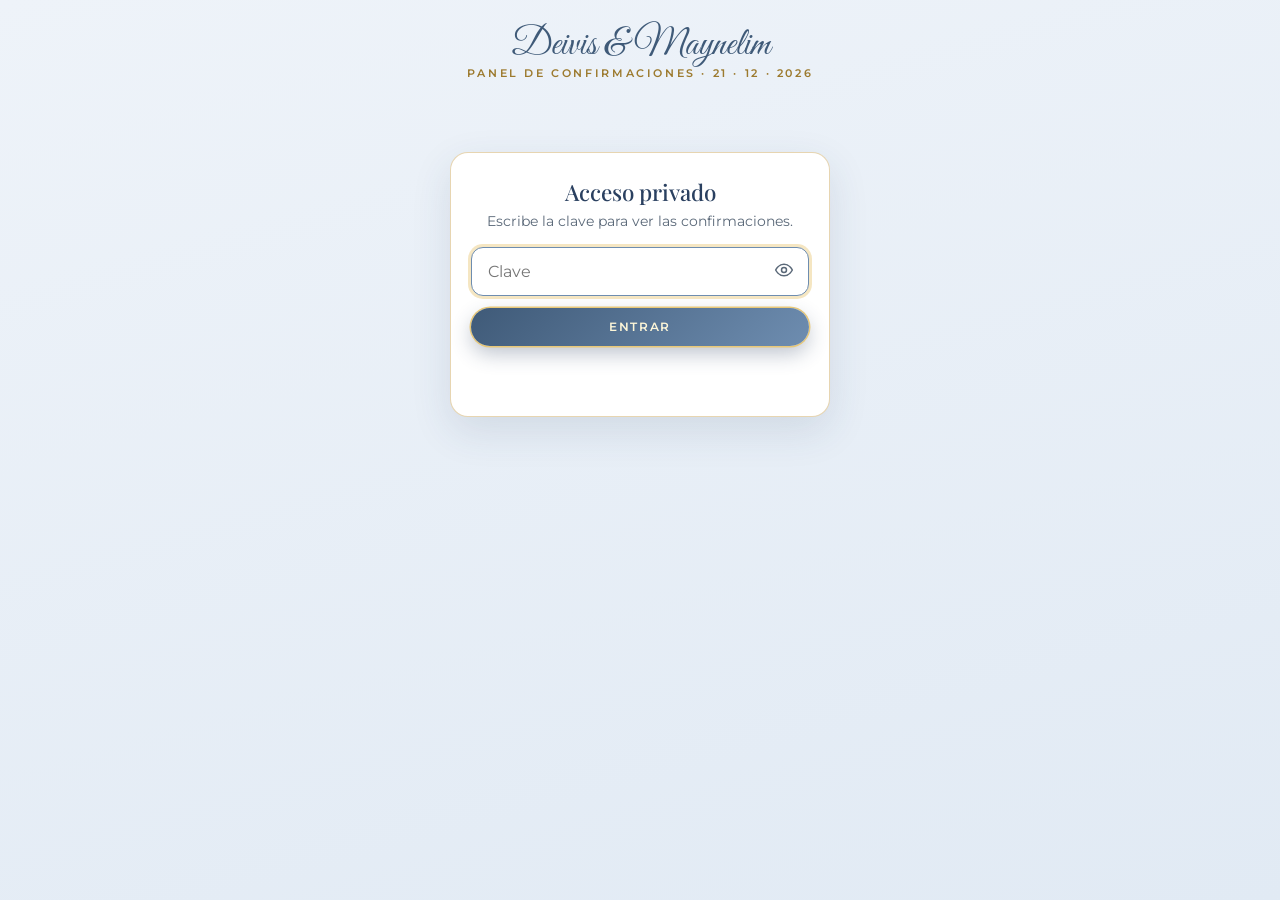
<file: admin.html>
<!DOCTYPE html>
<html lang="es">
<head>
  <meta charset="UTF-8" />
  <meta name="viewport" content="width=device-width, initial-scale=1.0" />
  <meta name="robots" content="noindex, nofollow" />
  <title>Panel de confirmaciones — Deivis &amp; Maynelim</title>
  <link rel="icon" type="image/svg+xml" href="/assets/favicon.svg" />
  <link rel="preconnect" href="https://fonts.googleapis.com" />
  <link rel="preconnect" href="https://fonts.gstatic.com" crossorigin />
  <link href="https://fonts.googleapis.com/css2?family=Great+Vibes&family=Montserrat:wght@300;400;500;600&family=Playfair+Display:wght@400;500&display=swap" rel="stylesheet" />
  <style>
    :root {
      --blue-900: #2A4060;
      --blue-700: #3F5A78;
      --blue-500: #6E8DB0;
      --blue-100: #E1EAF4;
      --blue-50: #EEF3F9;
      --yellow-100: #FDF6D8;
      --gold: #C9A352;
      --gold-light: #E8C878;
      --gold-deep: #9C7A2E;
      --green: #1E8E50;
      --red: #B0443D;
      --text: #2A4060;
      --muted: #5A6878;
    }

    *, *::before, *::after { box-sizing: border-box; margin: 0; padding: 0; }

    body {
      font-family: 'Montserrat', 'Helvetica Neue', sans-serif;
      font-weight: 400;
      color: var(--text);
      background: linear-gradient(165deg, var(--blue-50) 0%, var(--blue-100) 100%);
      min-height: 100vh;
      -webkit-font-smoothing: antialiased;
    }

    .wrap { max-width: 980px; margin: 0 auto; padding: 24px 16px 48px; }

    .brand { text-align: center; margin-bottom: 24px; }
    .brand-names { font-family: 'Great Vibes', cursive; font-size: 2.4rem; color: var(--blue-700); line-height: 1.1; }
    .brand-sub {
      font-size: 0.68rem; font-weight: 600; letter-spacing: 0.24em; text-transform: uppercase; color: var(--gold-deep);
    }

    .card {
      background: #fff;
      border-radius: 18px;
      border: 1px solid rgba(201, 163, 82, 0.45);
      box-shadow: 0 14px 40px rgba(42, 64, 96, 0.12);
      padding: 24px 20px;
    }

    /* ---------- Acceso ---------- */
    .login { max-width: 380px; margin: 8vh auto 0; text-align: center; }
    .login h1 { font-family: 'Playfair Display', serif; font-weight: 500; font-size: 1.4rem; margin-bottom: 6px; }
    .login p { font-size: 0.85rem; color: var(--muted); margin-bottom: 18px; }
    .field { position: relative; margin-bottom: 12px; }
    .field input {
      width: 100%; padding: 14px 48px 14px 16px; font: inherit; font-size: 1rem; color: var(--text);
      border: 1.5px solid #D6DEE8; border-radius: 12px; background: var(--blue-50); outline: none;
    }
    .field input:focus { border-color: var(--blue-500); background: #fff; box-shadow: 0 0 0 3px rgba(232, 200, 120, 0.45); }
    .toggle-pass {
      position: absolute; right: 6px; top: 50%; transform: translateY(-50%);
      width: 38px; height: 38px; border: none; background: none; cursor: pointer; color: var(--muted); border-radius: 50%;
    }
    .toggle-pass:hover { background: var(--blue-50); }
    .msg { min-height: 1.3em; font-size: 0.82rem; margin-top: 10px; }
    .msg.error { color: var(--red); }

    .btn {
      display: inline-flex; align-items: center; justify-content: center; gap: 0.45rem;
      padding: 12px 18px; border-radius: 40px; border: none; cursor: pointer;
      font: inherit; font-size: 0.74rem; font-weight: 600; letter-spacing: 0.14em; text-transform: uppercase;
      transition: transform 0.15s ease, box-shadow 0.2s ease, background 0.2s ease;
      text-decoration: none; white-space: nowrap;
    }
    .btn:active { transform: scale(0.97); }
    .btn:disabled { opacity: 0.6; cursor: default; }
    .btn-primary {
      width: 100%; color: var(--yellow-100);
      background: linear-gradient(135deg, var(--blue-700) 0%, var(--blue-500) 100%);
      box-shadow: 0 0 0 1.5px var(--gold-light), 0 8px 20px rgba(42, 64, 96, 0.3);
    }
    .btn-ghost { color: var(--blue-700); background: #fff; border: 1.5px solid #D6DEE8; }
    .btn-ghost:hover { border-color: var(--blue-500); }
    .btn-gold { color: var(--blue-900); background: linear-gradient(135deg, #E8C878 0%, #FFF1C4 50%, #E8C878 100%); }

    /* ---------- Panel ---------- */
    .toolbar {
      display: flex; flex-wrap: wrap; gap: 10px; align-items: center; justify-content: space-between; margin-bottom: 16px;
    }
    .toolbar h1 { font-family: 'Playfair Display', serif; font-weight: 500; font-size: 1.35rem; }
    .toolbar .actions { display: flex; flex-wrap: wrap; gap: 8px; }

    .stats { display: grid; grid-template-columns: repeat(3, 1fr); gap: 10px; margin-bottom: 16px; }
    .stat { text-align: center; padding: 16px 8px; border-radius: 14px; background: #fff; border: 1px solid rgba(201, 163, 82, 0.4); }
    .stat-num { font-family: 'Playfair Display', serif; font-size: 2rem; line-height: 1; }
    .stat-label { font-size: 0.6rem; font-weight: 600; letter-spacing: 0.16em; text-transform: uppercase; color: var(--muted); margin-top: 6px; }
    .stat-yes .stat-num { color: var(--green); }
    .stat-no .stat-num { color: var(--red); }

    .filters { display: flex; flex-wrap: wrap; gap: 8px; margin-bottom: 14px; }
    .filters input {
      flex: 1 1 220px; padding: 11px 14px; font: inherit; font-size: 0.9rem; color: var(--text);
      border: 1.5px solid #D6DEE8; border-radius: 12px; background: #fff; outline: none;
    }
    .filters input:focus { border-color: var(--blue-500); }
    .chips { display: flex; gap: 6px; }
    .chip {
      padding: 9px 14px; border-radius: 30px; border: 1.5px solid #D6DEE8; background: #fff; cursor: pointer;
      font: inherit; font-size: 0.72rem; font-weight: 600; color: var(--muted);
    }
    .chip[aria-pressed="true"] { background: var(--blue-700); border-color: var(--blue-700); color: var(--yellow-100); }

    .list { display: grid; gap: 10px; }
    .item {
      display: grid; grid-template-columns: 1fr auto; gap: 6px 12px; align-items: center;
      background: #fff; border-radius: 14px; padding: 14px 16px; border: 1px solid #E3E8EF;
    }
    .item-name { font-weight: 600; font-size: 1rem; }
    .item-meta { font-size: 0.78rem; color: var(--muted); display: flex; flex-wrap: wrap; gap: 4px 12px; align-items: center; }
    .item-meta a { color: var(--blue-700); text-decoration: none; font-weight: 500; }
    .item-meta a:hover { text-decoration: underline; }
    .badge {
      display: inline-block; padding: 5px 10px; border-radius: 20px; font-size: 0.68rem; font-weight: 600; letter-spacing: 0.06em;
    }
    .badge-yes { background: #E3F4EA; color: var(--green); }
    .badge-no { background: #F8E6E4; color: var(--red); }
    .badge-dup { background: var(--yellow-100); color: var(--gold-deep); margin-left: 6px; }

    .empty { text-align: center; color: var(--muted); padding: 32px 12px; font-size: 0.9rem; }
    .updated { font-size: 0.72rem; color: var(--muted); text-align: right; margin-top: 12px; }
    .hidden { display: none !important; }

    /* Agregar a mano */
    .btn-add {
      color: var(--yellow-100);
      background: linear-gradient(135deg, var(--blue-700) 0%, var(--blue-500) 100%);
      box-shadow: 0 0 0 1.5px var(--gold-light);
    }
    .add-card { margin-bottom: 16px; }
    .add-card h2 { font-family: 'Playfair Display', serif; font-weight: 500; font-size: 1.15rem; margin-bottom: 4px; }
    .add-card .hint { font-size: 0.78rem; color: var(--muted); margin-bottom: 14px; }
    .add-grid { display: grid; grid-template-columns: 1fr 1fr; gap: 10px; }
    .add-grid label { display: flex; flex-direction: column; gap: 6px; font-size: 0.66rem; font-weight: 600; letter-spacing: 0.14em; text-transform: uppercase; color: var(--muted); }
    .add-grid input {
      padding: 11px 13px; font: inherit; font-size: 0.95rem; letter-spacing: 0; text-transform: none; color: var(--text);
      border: 1.5px solid #D6DEE8; border-radius: 12px; background: var(--blue-50); outline: none;
    }
    .add-grid input:focus { border-color: var(--blue-500); background: #fff; }
    .add-full { grid-column: 1 / -1; }
    .seg { display: flex; gap: 8px; }
    .seg label {
      flex: 1; flex-direction: row; justify-content: center; align-items: center; gap: 6px; cursor: pointer;
      padding: 11px 10px; border: 1.5px solid #D6DEE8; border-radius: 12px; background: #fff;
      font-size: 0.8rem; letter-spacing: 0.04em; text-transform: none; color: var(--text);
    }
    .seg input { position: absolute; opacity: 0; pointer-events: none; }
    .seg label:has(input:checked) { border-color: var(--blue-700); background: var(--blue-50); box-shadow: 0 0 0 2px rgba(232, 200, 120, 0.6); }
    .add-actions { display: flex; gap: 8px; margin-top: 14px; }
    .add-actions .btn { flex: 1; }
    .add-msg { font-size: 0.8rem; margin-top: 10px; min-height: 1.2em; }
    .add-msg.error { color: var(--red); }
    .add-msg.ok { color: var(--green); }

    .badge-manual { background: var(--blue-100); color: var(--blue-700); margin-left: 6px; }
    .item-side { display: flex; align-items: center; gap: 8px; }
    .del-btn {
      width: 34px; height: 34px; border-radius: 50%; border: 1.5px solid #E3E8EF; background: #fff; cursor: pointer;
      display: grid; place-items: center; color: var(--muted); flex: none;
    }
    .del-btn:hover { color: var(--red); border-color: #F0C9C5; background: #FDF3F2; }
    .del-btn:disabled { opacity: 0.5; cursor: default; }
    .item.is-new { animation: nuevo 1.6s ease; }
    @keyframes nuevo { 0% { box-shadow: 0 0 0 3px var(--gold-light); } 100% { box-shadow: 0 0 0 0 transparent; } }

    @media (max-width: 520px) {
      .add-grid { grid-template-columns: 1fr; }
    }

    @media (max-width: 520px) {
      .stat-num { font-size: 1.6rem; }
      .toolbar .actions { width: 100%; display: grid; grid-template-columns: 1fr 1fr; }
      .toolbar .actions .btn { padding: 11px 10px; letter-spacing: 0.08em; }
    }
  </style>
</head>
<body>
  <div class="wrap">
    <div class="brand">
      <div class="brand-names">Deivis &amp; Maynelim</div>
      <div class="brand-sub">Panel de confirmaciones · 21 · 12 · 2026</div>
    </div>

    <!-- Acceso -->
    <section class="card login" id="login">
      <h1>Acceso privado</h1>
      <p>Escribe la clave para ver las confirmaciones.</p>
      <form id="login-form" autocomplete="off">
        <div class="field">
          <input type="password" id="clave" placeholder="Clave" aria-label="Clave" required autocomplete="current-password" />
          <button type="button" class="toggle-pass" id="toggle-pass" aria-label="Mostrar clave">
            <svg viewBox="0 0 24 24" width="20" height="20" fill="none" stroke="currentColor" stroke-width="1.8" stroke-linecap="round" stroke-linejoin="round" aria-hidden="true"><path d="M2 12s3.6-7 10-7 10 7 10 7-3.6 7-10 7S2 12 2 12z"/><circle cx="12" cy="12" r="3"/></svg>
          </button>
        </div>
        <button type="submit" class="btn btn-primary" id="login-btn">Entrar</button>
        <p class="msg" id="login-msg" role="alert"></p>
      </form>
    </section>

    <!-- Panel -->
    <section class="hidden" id="panel">
      <div class="toolbar">
        <h1>Confirmaciones</h1>
        <div class="actions">
          <button type="button" class="btn btn-add" id="add-open">+ Agregar</button>
          <button type="button" class="btn btn-ghost" id="refresh">Actualizar</button>
          <button type="button" class="btn btn-gold" id="csv">Descargar Excel</button>
          <button type="button" class="btn btn-ghost" id="logout">Salir</button>
        </div>
      </div>

      <form class="card add-card hidden" id="add-form" autocomplete="off">
        <h2>Agregar confirmación</h2>
        <p class="hint">Para quienes te confirmaron por otro medio (WhatsApp, llamada, en persona).</p>
        <div class="add-grid">
          <label>Nombre completo
            <input type="text" id="add-nombre" maxlength="80" placeholder="Nombre y apellido" required />
          </label>
          <label>Teléfono (opcional)
            <input type="tel" id="add-telefono" maxlength="30" placeholder="0414 1234567" inputmode="tel" />
          </label>
          <div class="add-full">
            <div class="seg" role="radiogroup" aria-label="Asistencia">
              <label><input type="radio" name="add-asistencia" value="si" checked /> ✅ Asistirá</label>
              <label><input type="radio" name="add-asistencia" value="no" /> ❌ No asistirá</label>
            </div>
          </div>
        </div>
        <div class="add-actions">
          <button type="button" class="btn btn-ghost" id="add-cancel">Cancelar</button>
          <button type="submit" class="btn btn-gold" id="add-save">Guardar</button>
        </div>
        <p class="add-msg" id="add-msg" role="status"></p>
      </form>

      <div class="stats">
        <div class="stat"><div class="stat-num" id="n-total">0</div><div class="stat-label">Respuestas</div></div>
        <div class="stat stat-yes"><div class="stat-num" id="n-si">0</div><div class="stat-label">Asistirán</div></div>
        <div class="stat stat-no"><div class="stat-num" id="n-no">0</div><div class="stat-label">No asistirán</div></div>
      </div>

      <div class="filters">
        <input type="search" id="buscar" placeholder="Buscar por nombre o teléfono" aria-label="Buscar" />
        <div class="chips" role="group" aria-label="Filtrar">
          <button type="button" class="chip" data-filtro="todos" aria-pressed="true">Todos</button>
          <button type="button" class="chip" data-filtro="si" aria-pressed="false">Sí</button>
          <button type="button" class="chip" data-filtro="no" aria-pressed="false">No</button>
        </div>
      </div>

      <div class="list" id="lista" aria-live="polite"></div>
      <p class="updated" id="actualizado"></p>
    </section>
  </div>

  <script>
  (function() {
    'use strict';

    var API = '/api/admin/confirmaciones';
    var KEY = 'boda-admin-clave'; // solo en esta pestaña (se borra al cerrarla)
    var items = [];
    var filtro = 'todos';

    var $ = function(id) { return document.getElementById(id); };
    var loginBox = $('login'), panel = $('panel'), msg = $('login-msg');

    function getClave() { try { return sessionStorage.getItem(KEY) || ''; } catch (e) { return ''; } }
    function setClave(v) { try { v ? sessionStorage.setItem(KEY, v) : sessionStorage.removeItem(KEY); } catch (e) {} }

    function mostrarError(texto) {
      msg.textContent = texto;
      msg.className = 'msg error';
    }

    async function cargar(clave) {
      var res;
      try {
        res = await fetch(API, { headers: { Authorization: 'Bearer ' + clave }, cache: 'no-store' });
      } catch (e) {
        throw new Error('Sin conexión. Revisa tu internet e inténtalo de nuevo.');
      }
      if (res.status === 401) throw new Error('Clave incorrecta.');
      if (res.status === 503) throw new Error('El panel aún no está configurado en Cloudflare (falta la base GENERICO_DB o la clave ADMIN_PASSWORD).');
      if (!res.ok) throw new Error('No se pudieron cargar las confirmaciones (error ' + res.status + ').');
      var data = await res.json();
      return data.items || [];
    }

    async function entrar(clave) {
      $('login-btn').disabled = true;
      $('login-btn').textContent = 'Entrando…';
      msg.textContent = '';
      try {
        items = await cargar(clave);
        setClave(clave);
        loginBox.classList.add('hidden');
        panel.classList.remove('hidden');
        pintar();
      } catch (e) {
        setClave('');
        loginBox.classList.remove('hidden');
        panel.classList.add('hidden');
        mostrarError(e.message);
      } finally {
        $('login-btn').disabled = false;
        $('login-btn').textContent = 'Entrar';
      }
    }

    function soloDigitos(t) { return String(t || '').replace(/\D/g, ''); }

    // Teléfono venezolano 0414... → 58414... para el enlace de WhatsApp
    function waNumero(t) {
      var d = soloDigitos(t);
      if (d.indexOf('0') === 0 && d.length === 11) d = '58' + d.slice(1);
      return d;
    }

    function fechaLocal(iso) {
      try {
        return new Date(iso).toLocaleString('es-VE', { day: '2-digit', month: 'short', hour: '2-digit', minute: '2-digit' });
      } catch (e) { return iso; }
    }

    function pintar() {
      var q = $('buscar').value.trim().toLowerCase();
      var qd = soloDigitos(q);
      var conteo = {};
      items.forEach(function(it) { var k = soloDigitos(it.telefono); conteo[k] = (conteo[k] || 0) + 1; });

      $('n-total').textContent = items.length;
      $('n-si').textContent = items.filter(function(i) { return i.asistencia === 'si'; }).length;
      $('n-no').textContent = items.filter(function(i) { return i.asistencia === 'no'; }).length;

      var visibles = items.filter(function(it) {
        if (filtro !== 'todos' && it.asistencia !== filtro) return false;
        if (!q) return true;
        return it.nombre.toLowerCase().indexOf(q) !== -1 || (qd && soloDigitos(it.telefono).indexOf(qd) !== -1);
      });

      var lista = $('lista');
      lista.textContent = '';
      if (!visibles.length) {
        var vacio = document.createElement('p');
        vacio.className = 'empty';
        vacio.textContent = items.length ? 'No hay resultados para esta búsqueda.' : 'Todavía no hay confirmaciones.';
        lista.appendChild(vacio);
      }

      visibles.forEach(function(it) {
        var row = document.createElement('article');
        row.className = 'item';

        var info = document.createElement('div');
        var nombre = document.createElement('div');
        nombre.className = 'item-name';
        nombre.textContent = it.nombre;
        if (conteo[soloDigitos(it.telefono)] > 1) {
          var dup = document.createElement('span');
          dup.className = 'badge badge-dup';
          dup.textContent = 'Repetido';
          dup.title = 'Este teléfono confirmó más de una vez';
          nombre.appendChild(dup);
        }

        var meta = document.createElement('div');
        meta.className = 'item-meta';
        var tel = document.createElement('a');
        tel.href = 'tel:' + soloDigitos(it.telefono);
        tel.textContent = it.telefono;
        var wa = document.createElement('a');
        wa.href = 'https://wa.me/' + waNumero(it.telefono);
        wa.target = '_blank';
        wa.rel = 'noopener';
        wa.textContent = 'WhatsApp';
        var fecha = document.createElement('span');
        fecha.textContent = fechaLocal(it.fecha);
        if (soloDigitos(it.telefono)) meta.append(tel, wa, fecha);
        else meta.append(fecha); // sin teléfono: no mostrar enlaces vacíos
        info.append(nombre, meta);

        var badge = document.createElement('span');
        badge.className = 'badge ' + (it.asistencia === 'si' ? 'badge-yes' : 'badge-no');
        badge.textContent = it.asistencia === 'si' ? 'Asistirá' : 'No asistirá';

        if (it.origen === 'manual') {
          var man = document.createElement('span');
          man.className = 'badge badge-manual';
          man.textContent = 'Manual';
          man.title = 'Agregada a mano desde el panel';
          nombre.appendChild(man);
        }
        if (String(it.id) === String(ultimoAgregado)) row.classList.add('is-new');

        var del = document.createElement('button');
        del.type = 'button';
        del.className = 'del-btn';
        del.setAttribute('aria-label', 'Borrar la confirmación de ' + it.nombre + ' (agregada a mano)');
        del.title = 'Borrar';
        del.innerHTML = '<svg viewBox="0 0 24 24" width="16" height="16" fill="none" stroke="currentColor" stroke-width="1.8" stroke-linecap="round" stroke-linejoin="round" aria-hidden="true"><path d="M4 7h16M10 11v6M14 11v6M6 7l1 12a2 2 0 002 2h6a2 2 0 002-2l1-12M9 7V4h6v3"/></svg>';
        del.addEventListener('click', function() { borrar(it, del); });

        var side = document.createElement('div');
        side.className = 'item-side';
        side.append(badge);
        // Solo las agregadas a mano se pueden borrar; las de los invitados están protegidas
        if (it.origen === 'manual') side.append(del);
        row.append(info, side);
        lista.appendChild(row);
      });

      $('actualizado').textContent = 'Actualizado: ' + new Date().toLocaleTimeString('es-VE', { hour: '2-digit', minute: '2-digit' });
    }

    function descargarCSV() {
      var filas = [['Nombre', 'Teléfono', 'Asistencia', 'Fecha', 'Origen']].concat(items.map(function(it) {
        return [it.nombre, it.telefono, it.asistencia === 'si' ? 'Sí' : 'No', new Date(it.fecha).toLocaleString('es-VE'), it.origen === 'manual' ? 'Manual' : 'Web'];
      }));
      // ";" y BOM para que Excel en español lo abra con acentos y columnas correctas
      var csv = '﻿' + filas.map(function(f) {
        return f.map(function(c) {
          var t = String(c);
          if (/^[=+\-@\t\r]/.test(t)) t = "'" + t; // que Excel no lo ejecute como fórmula
          return '"' + t.replace(/"/g, '""') + '"';
        }).join(';');
      }).join('\r\n');
      var a = document.createElement('a');
      a.href = URL.createObjectURL(new Blob([csv], { type: 'text/csv;charset=utf-8' }));
      a.download = 'confirmaciones-boda.csv';
      document.body.appendChild(a);
      a.click();
      setTimeout(function() { URL.revokeObjectURL(a.href); a.remove(); }, 1000);
    }

    $('login-form').addEventListener('submit', function(e) {
      e.preventDefault();
      var clave = $('clave').value;
      if (clave) entrar(clave);
    });

    $('toggle-pass').addEventListener('click', function() {
      var input = $('clave');
      var ver = input.type === 'password';
      input.type = ver ? 'text' : 'password';
      this.setAttribute('aria-label', ver ? 'Ocultar clave' : 'Mostrar clave');
    });

    $('refresh').addEventListener('click', async function() {
      var btn = this;
      btn.disabled = true;
      btn.textContent = 'Cargando…';
      try { items = await cargar(getClave()); pintar(); }
      catch (e) { setClave(''); panel.classList.add('hidden'); loginBox.classList.remove('hidden'); mostrarError(e.message); }
      finally { btn.disabled = false; btn.textContent = 'Actualizar'; }
    });

    $('logout').addEventListener('click', function() {
      setClave('');
      abrirFormulario(false);
      items = [];
      $('clave').value = '';
      panel.classList.add('hidden');
      loginBox.classList.remove('hidden');
    });

    $('csv').addEventListener('click', descargarCSV);

    // ---------- Agregar a mano ----------
    var ultimoAgregado = null;
    var addForm = $('add-form'), addMsg = $('add-msg');

    function abrirFormulario(abrir) {
      addForm.classList.toggle('hidden', !abrir);
      $('add-open').textContent = abrir ? 'Cerrar' : '+ Agregar';
      addMsg.textContent = '';
      if (abrir) $('add-nombre').focus();
    }

    function sesionVencida(res) {
      if (res.status !== 401) return false;
      setClave('');
      panel.classList.add('hidden');
      loginBox.classList.remove('hidden');
      mostrarError('La sesión expiró o la clave cambió. Vuelve a entrar.');
      return true;
    }

    $('add-open').addEventListener('click', function() { abrirFormulario(addForm.classList.contains('hidden')); });
    $('add-cancel').addEventListener('click', function() { abrirFormulario(false); });

    addForm.addEventListener('submit', async function(e) {
      e.preventDefault();
      var nombre = $('add-nombre').value.trim().replace(/\s+/g, ' ');
      var telefono = $('add-telefono').value.trim();
      var asistencia = addForm.querySelector('input[name="add-asistencia"]:checked').value;
      if (nombre.length < 2) {
        addMsg.textContent = 'Escribe el nombre de la persona.';
        addMsg.className = 'add-msg error';
        $('add-nombre').focus();
        return;
      }
      var btn = $('add-save');
      btn.disabled = true;
      btn.textContent = 'Guardando…';
      try {
        var res = await fetch(API, {
          method: 'POST',
          headers: { Authorization: 'Bearer ' + getClave(), 'Content-Type': 'application/json' },
          body: JSON.stringify({ nombre: nombre, telefono: telefono, asistencia: asistencia })
        });
        if (sesionVencida(res)) return;
        if (!res.ok) throw new Error();
        var data = await res.json();
        ultimoAgregado = data.item && data.item.id;
        items = await cargar(getClave());
        pintar();
        addForm.reset();
        addMsg.textContent = '✓ Guardado: ' + nombre + (asistencia === 'si' ? ' (asistirá).' : ' (no asistirá).');
        addMsg.className = 'add-msg ok';
        $('add-nombre').focus();
      } catch (err) {
        addMsg.textContent = 'No se pudo guardar. Revisa tu conexión e inténtalo de nuevo.';
        addMsg.className = 'add-msg error';
      } finally {
        btn.disabled = false;
        btn.textContent = 'Guardar';
      }
    });

    // ---------- Borrar ----------
    async function borrar(it, btn) {
      var origen = it.origen === 'manual' ? 'agregada a mano' : 'enviada desde la invitación';
      if (!confirm('¿Borrar la confirmación de ' + it.nombre + ' (' + origen + ')?\n\nEsta acción no se puede deshacer.')) return;
      btn.disabled = true;
      try {
        var res = await fetch(API + '?id=' + encodeURIComponent(it.id), {
          method: 'DELETE',
          headers: { Authorization: 'Bearer ' + getClave() }
        });
        if (sesionVencida(res)) return;
        if (res.status === 403) { btn.disabled = false; alert('Esta confirmación la envió el invitado desde la invitación y está protegida: no se puede borrar.'); return; }
        if (!res.ok && res.status !== 404) throw new Error();
        items = items.filter(function(x) { return x.id !== it.id; });
        pintar();
      } catch (err) {
        btn.disabled = false;
        alert('No se pudo borrar. Revisa tu conexión e inténtalo de nuevo.');
      }
    }
    $('buscar').addEventListener('input', pintar);
    document.querySelectorAll('.chip').forEach(function(chip) {
      chip.addEventListener('click', function() {
        filtro = chip.getAttribute('data-filtro');
        document.querySelectorAll('.chip').forEach(function(c) { c.setAttribute('aria-pressed', String(c === chip)); });
        pintar();
      });
    });

    // Si ya entró en esta pestaña, volver a cargar sin pedir la clave
    if (getClave()) entrar(getClave());
    else $('clave').focus();
  })();
  </script>
</body>
</html>
</file>
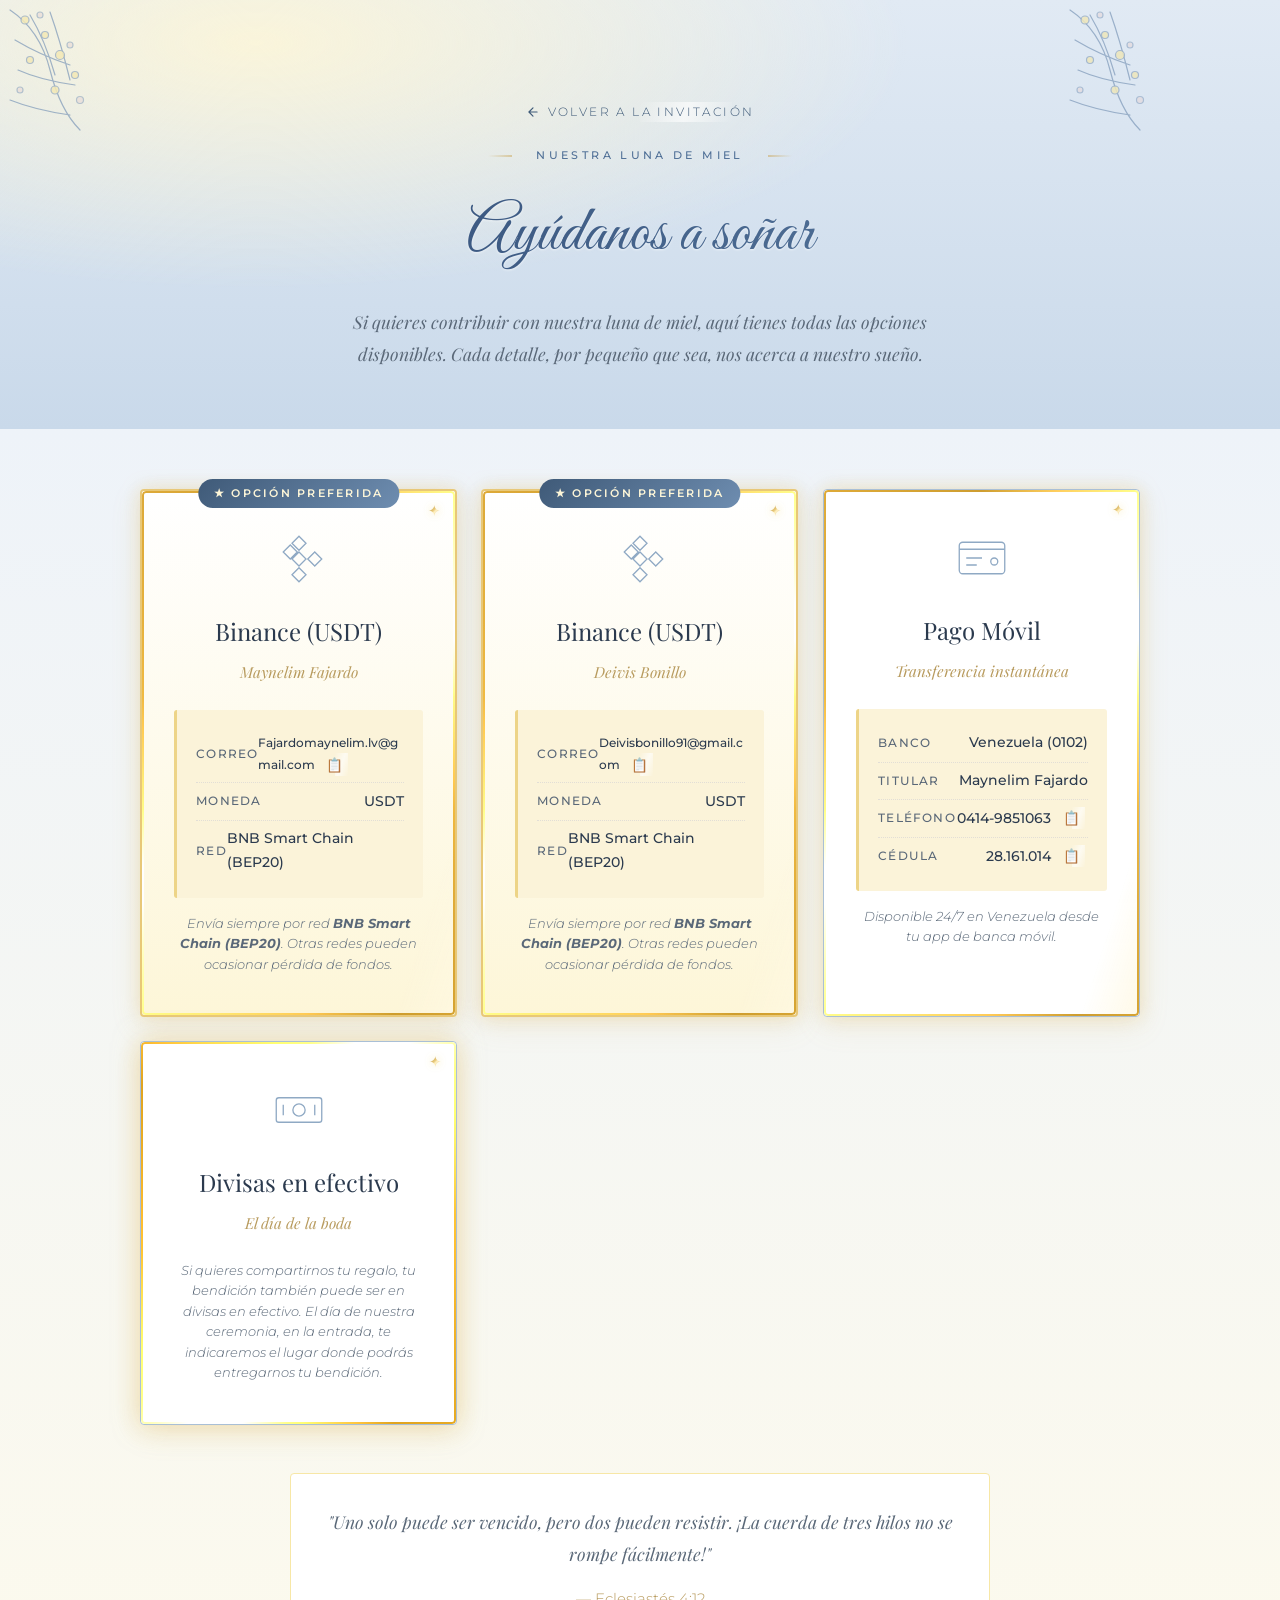
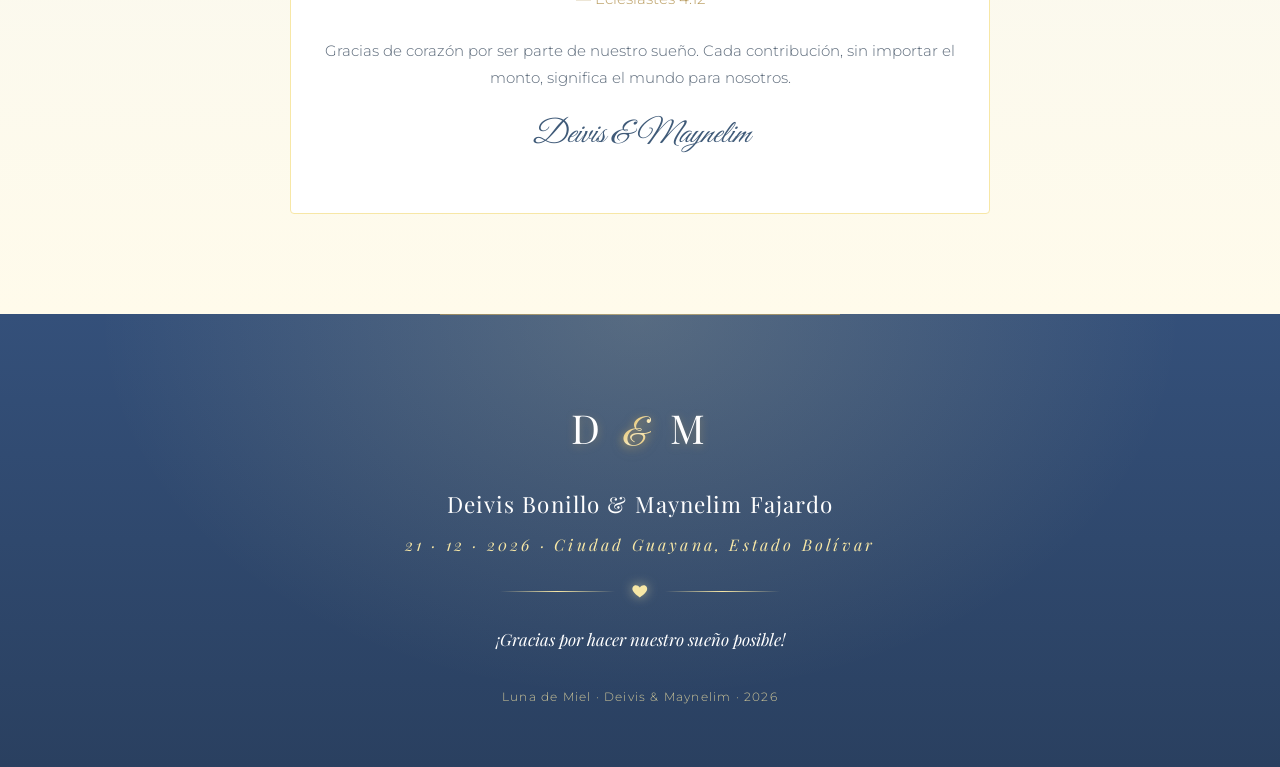
<file: donaciones.html>
<!DOCTYPE html>
<html lang="es">
<head>
  <meta charset="UTF-8" />
  <meta name="viewport" content="width=device-width, initial-scale=1.0" />
  <meta name="description" content="Ayúdanos a cumplir nuestro sueño de luna de miel. Donaciones para Deivis & Maynelim." />
  <title>Luna de Miel — Deivis &amp; Maynelim</title>

  <link rel="icon" type="image/svg+xml" href="/assets/favicon.svg" />

  <link rel="preconnect" href="https://fonts.googleapis.com" />
  <link rel="preconnect" href="https://fonts.gstatic.com" crossorigin />
  <link href="https://fonts.googleapis.com/css2?family=Playfair+Display:ital,wght@0,400;0,500;0,600;1,400&family=Great+Vibes&family=Montserrat:ital,wght@0,300;0,400;0,500;1,300&display=swap" rel="stylesheet" />

  <link rel="stylesheet" href="/styles/main.css?v=24" />
  <link rel="stylesheet" href="/styles/effects.css?v=24" />
  <link rel="stylesheet" href="/styles/tema.css?v=24" />
  <script>document.documentElement.classList.add('js-enabled');</script>
</head>
<body>

  <!-- ========================================================== -->
  <!-- HEADER DE LA PÁGINA                                         -->
  <!-- ========================================================== -->
  <header class="donations-hero">
    <div class="floral-corner floral-tl" aria-hidden="true"></div>
    <div class="floral-corner floral-tr" aria-hidden="true"></div>

    <div class="container narrow" style="position: relative; z-index: 2;">
      <a href="/" class="back-link">
        <svg viewBox="0 0 24 24" width="14" height="14" fill="none" stroke="currentColor" stroke-width="2">
          <path d="M19 12H5M12 19l-7-7 7-7" stroke-linecap="round" stroke-linejoin="round"/>
        </svg>
        Volver a la invitación
      </a>

      <p class="section-pretitle">Nuestra luna de miel</p>
      <h1 class="script-title" style="margin-bottom: 1rem;">Ayúdanos a soñar</h1>
      <p style="font-family: var(--font-serif); font-style: italic; font-size: 1.1rem; color: var(--gray-text); max-width: 600px; margin: 0 auto; line-height: 1.8;">
        Si quieres contribuir con nuestra luna de miel, aquí tienes todas las opciones disponibles.
        Cada detalle, por pequeño que sea, nos acerca a nuestro sueño.
      </p>
    </div>
  </header>

  <!-- ========================================================== -->
  <!-- DATOS DE DONACIÓN                                           -->
  <!-- ========================================================== -->
  <section class="donations-section">
    <div class="container">
      <div class="donations-grid">

        <!-- Binance (USDT) · Maynelim Fajardo -->
        <div class="donation-card featured">
          <span class="donation-badge">★ Opción preferida</span>
          <div class="donation-icon">
            <svg viewBox="0 0 64 64" width="56" height="56" fill="none" stroke="currentColor" stroke-width="1.5">
              <path d="M32 6l8 8-8 8-8-8 8-8zM14 24l8-8 8 8-8 8-8-8zM32 24l8 8-8 8-8-8 8-8zM50 24l8 8-8 8-8-8 8-8zM32 42l8 8-8 8-8-8 8-8z"/>
            </svg>
          </div>
          <h2 class="donation-title">Binance (USDT)</h2>
          <p class="donation-subtitle">Maynelim Fajardo</p>

          <div class="donation-data">
            <div class="donation-data-row">
              <span class="label">Correo</span>
              <span class="value" style="word-break: break-all; font-size: 0.78rem;">
                Fajardomaynelim.lv@gmail.com
                <button class="copy-btn" data-copy-text="Fajardomaynelim.lv@gmail.com" aria-label="Copiar correo">📋</button>
              </span>
            </div>
            <div class="donation-data-row">
              <span class="label">Moneda</span>
              <span class="value">USDT</span>
            </div>
            <div class="donation-data-row">
              <span class="label">Red</span>
              <span class="value">BNB Smart Chain (BEP20)</span>
            </div>
          </div>
          <p class="donation-note">Envía siempre por red <strong>BNB Smart Chain (BEP20)</strong>. Otras redes pueden ocasionar pérdida de fondos.</p>
        </div>

        <!-- Binance (USDT) · Deivis Bonillo -->
        <div class="donation-card featured">
          <span class="donation-badge">★ Opción preferida</span>
          <div class="donation-icon">
            <svg viewBox="0 0 64 64" width="56" height="56" fill="none" stroke="currentColor" stroke-width="1.5">
              <path d="M32 6l8 8-8 8-8-8 8-8zM14 24l8-8 8 8-8 8-8-8zM32 24l8 8-8 8-8-8 8-8zM50 24l8 8-8 8-8-8 8-8zM32 42l8 8-8 8-8-8 8-8z"/>
            </svg>
          </div>
          <h2 class="donation-title">Binance (USDT)</h2>
          <p class="donation-subtitle">Deivis Bonillo</p>

          <div class="donation-data">
            <div class="donation-data-row">
              <span class="label">Correo</span>
              <span class="value" style="word-break: break-all; font-size: 0.78rem;">
                Deivisbonillo91@gmail.com
                <button class="copy-btn" data-copy-text="Deivisbonillo91@gmail.com" aria-label="Copiar correo">📋</button>
              </span>
            </div>
            <div class="donation-data-row">
              <span class="label">Moneda</span>
              <span class="value">USDT</span>
            </div>
            <div class="donation-data-row">
              <span class="label">Red</span>
              <span class="value">BNB Smart Chain (BEP20)</span>
            </div>
          </div>
          <p class="donation-note">Envía siempre por red <strong>BNB Smart Chain (BEP20)</strong>. Otras redes pueden ocasionar pérdida de fondos.</p>
        </div>

        <!-- Pago Móvil (Venezuela) -->
        <div class="donation-card">
          <div class="donation-icon">
            <svg viewBox="0 0 64 64" width="56" height="56" fill="none" stroke="currentColor" stroke-width="1.5">
              <rect x="6" y="14" width="52" height="36" rx="4"/>
              <path d="M6 22h52M14 32h18M14 40h12"/>
              <circle cx="46" cy="36" r="4"/>
            </svg>
          </div>
          <h2 class="donation-title">Pago Móvil</h2>
          <p class="donation-subtitle">Transferencia instantánea</p>

          <div class="donation-data">
            <div class="donation-data-row">
              <span class="label">Banco</span>
              <span class="value">Venezuela (0102)</span>
            </div>
            <div class="donation-data-row">
              <span class="label">Titular</span>
              <span class="value">Maynelim Fajardo</span>
            </div>
            <div class="donation-data-row">
              <span class="label">Teléfono</span>
              <span class="value">0414-9851063 <button class="copy-btn" data-copy-text="04149851063" aria-label="Copiar teléfono">📋</button></span>
            </div>
            <div class="donation-data-row">
              <span class="label">Cédula</span>
              <span class="value">28.161.014 <button class="copy-btn" data-copy-text="28161014" aria-label="Copiar cédula">📋</button></span>
            </div>
          </div>
          <p class="donation-note">Disponible 24/7 en Venezuela desde tu app de banca móvil.</p>
        </div>

        <!-- Divisas en efectivo -->
        <div class="donation-card">
          <div class="donation-icon">
            <svg viewBox="0 0 64 64" width="56" height="56" fill="none" stroke="currentColor" stroke-width="1.5">
              <rect x="6" y="18" width="52" height="28" rx="3"/>
              <circle cx="32" cy="32" r="7"/>
              <path d="M14 26v12M50 26v12"/>
            </svg>
          </div>
          <h2 class="donation-title">Divisas en efectivo</h2>
          <p class="donation-subtitle">El día de la boda</p>
          <p class="donation-note">Si quieres compartirnos tu regalo, tu bendición también puede ser en divisas en efectivo. El día de nuestra ceremonia, en la entrada, te indicaremos el lugar donde podrás entregarnos tu bendición.</p>
        </div>

      </div>

      <!-- Mensaje de agradecimiento -->
      <div class="donation-message">
        <p>
          "Uno solo puede ser vencido, pero dos pueden resistir.
          ¡La cuerda de tres hilos no se rompe fácilmente!"
        </p>
        <p style="font-size: 0.95rem; color: var(--terracotta-soft); font-style: normal; font-family: var(--font-sans);">
          — Eclesiastés 4:12
        </p>
        <p style="margin-top: 1.5rem; font-size: 0.95rem; color: var(--gray-text); font-style: normal; font-family: var(--font-sans);">
          Gracias de corazón por ser parte de nuestro sueño.
          Cada contribución, sin importar el monto, significa el mundo para nosotros.
        </p>
        <p class="signature">Deivis &amp; Maynelim</p>
      </div>
    </div>
  </section>

  <!-- ========================================================== -->
  <!-- FOOTER                                                      -->
  <!-- ========================================================== -->
  <footer class="footer">
    <div class="container narrow">
      <div class="footer-monogram">D <span class="ampersand">&amp;</span> M</div>
      <p class="footer-names">Deivis Bonillo &amp; Maynelim Fajardo</p>
      <p class="footer-date">21 · 12 · 2026 · Ciudad Guayana, Estado Bolívar</p>
      <div class="footer-divider">
        <span class="line"></span>
        <span class="heart"><svg class="heart-icon" viewBox="0 0 24 24" aria-hidden="true"><path d="M12 21s-7.5-4.6-9.6-9.3C.9 8.3 3 4.5 6.7 4.5c2.1 0 3.6 1.2 5.3 3.1 1.7-1.9 3.2-3.1 5.3-3.1 3.7 0 5.8 3.8 4.3 7.2C19.5 16.4 12 21 12 21z"/></svg></span>
        <span class="line"></span>
      </div>
      <p class="footer-thanks">¡Gracias por hacer nuestro sueño posible!</p>
      <p class="footer-credit">Luna de Miel · Deivis &amp; Maynelim · 2026</p>
    </div>
  </footer>

  <!-- Toast para confirmar copia -->
  <div class="toast" id="toast" role="status" aria-live="polite">¡Copiado!</div>

  <script>
    // Funcionalidad de copiar al portapapeles
    document.addEventListener('DOMContentLoaded', function() {
      var toast = document.getElementById('toast');

      function showToast(msg) {
        toast.textContent = msg;
        toast.classList.add('show');
        setTimeout(function() { toast.classList.remove('show'); }, 2500);
      }

      document.querySelectorAll('.copy-btn').forEach(function(btn) {
        btn.addEventListener('click', function(e) {
          e.preventDefault();
          e.stopPropagation();
          var text = btn.getAttribute('data-copy-text');
          if (!text) return;
          if (navigator.clipboard) {
            navigator.clipboard.writeText(text).then(function() {
              showToast('✓ Copiado: ' + text);
            }).catch(function() {
              fallbackCopy(text);
            });
          } else {
            fallbackCopy(text);
          }
        });
      });

      function fallbackCopy(text) {
        var ta = document.createElement('textarea');
        ta.value = text;
        ta.style.position = 'fixed';
        ta.style.left = '-9999px';
        document.body.appendChild(ta);
        ta.select();
        try {
          document.execCommand('copy');
          showToast('✓ Copiado: ' + text);
        } catch (err) {
          showToast('No se pudo copiar. Cópialo manualmente.');
        }
        document.body.removeChild(ta);
      }
    });
  </script>
  <script src="/scripts/effects.js?v=24"></script>
</body>
</html>
</file>
<file: styles/main.css>
/* ============================================================
   BODA DEIVIS & MAYNELIM — Diseño romántico clásico-moderno
   Paleta: dusty blue + cream + sage green + champán
   Tipografías: Playfair Display + Great Vibes + Montserrat
   ============================================================ */

:root {
  /* Colores — paleta de la invitación de referencia:
     AZUL dominante + AMARILLO PASTEL como segundo color + acentos dorados.
     (sage/cream se conservan por compatibilidad y apuntan a tonos azul-crema.
     Las variables --blue-* y --yellow-* están en styles/tema.css.) */
  --dusty-blue: #6E8DB0;
  --dusty-blue-deep: #3F5A78;
  --dusty-blue-light: #A9BFD6;
  --dusty-blue-pale: #E7EEF5;
  --navy: #2B3A4E;
  --cream: #F8F5EF;
  --cream-warm: #F2EEE6;
  --sage: #8FA9C4;
  --sage-light: #C9D7E6;
  --sage-pale: #EAF0F6;
  --pastel-yellow: #F7E7A6;
  --pastel-yellow-deep: #EDD487;
  --pastel-yellow-pale: #FDF6D8;
  --vanilla: #FBF3D9;
  --rose-dust: #E9E4DE;
  --rose-dust-deep: #D8D0C6;
  --terracotta-soft: #B89B5E;
  --champagne: #C9B99A;
  --champagne-light: #E6DCC7;
  --gray-text: #5A6878;
  --gray-soft: #95A3B3;
  --gray-line: #E2DED6;
  --white: #FFFFFF;

  /* Dorados — más intensos y brillantes */
  --gold: #C9A352;
  --gold-deep: #9C7A2E;
  --gold-light: #E8C878;
  --gold-pale: #F3E3B8;
  --gold-shimmer: #FFF1C4;
  --gold-gradient: linear-gradient(135deg, #9C7A2E 0%, #E8C878 25%, #FFF1C4 50%, #E8C878 75%, #9C7A2E 100%);
  --gold-gradient-soft: linear-gradient(135deg, #C9A352 0%, #E8C878 50%, #C9A352 100%);

  /* Tipografías */
  --font-serif: 'Playfair Display', Georgia, serif;
  --font-script: 'Great Vibes', cursive;
  --font-sans: 'Montserrat', 'Helvetica Neue', sans-serif;
}

/* ============================================================
   RESET
   ============================================================ */
*, *::before, *::after {
  box-sizing: border-box;
  margin: 0;
  padding: 0;
}

html {
  scroll-behavior: smooth;
  -webkit-font-smoothing: antialiased;
  -moz-osx-font-smoothing: grayscale;
}

body {
  font-family: var(--font-sans);
  font-weight: 300;
  color: var(--navy);
  background: var(--cream);
  line-height: 1.7;
  overflow-x: hidden;
}

img {
  max-width: 100%;
  display: block;
}

a {
  color: inherit;
  text-decoration: none;
}

/* ============================================================
   UTILIDADES
   ============================================================ */
.container {
  width: 100%;
  max-width: 1200px;
  margin: 0 auto;
  padding: 0 24px;
}

.container.narrow {
  max-width: 760px;
}

.section-pretitle {
  font-family: var(--font-sans);
  font-size: 0.7rem;
  font-weight: 500;
  text-transform: uppercase;
  letter-spacing: 0.3em;
  color: var(--gold-deep);
  text-align: center;
  margin-bottom: 1rem;
  position: relative;
  display: block;
  width: fit-content;
  margin-left: auto;
  margin-right: auto;
  padding: 0 1.5rem;
}

.section-pretitle::before,
.section-pretitle::after {
  content: '';
  position: absolute;
  top: 50%;
  width: 24px;
  height: 1px;
  background: linear-gradient(90deg, transparent, var(--gold));
}

.section-pretitle::before {
  right: 100%;
  transform: translateY(-50%);
}

.section-pretitle::after {
  left: 100%;
  transform: translateY(-50%) scaleX(-1);
}

.section-title {
  font-family: var(--font-serif);
  font-weight: 400;
  font-size: clamp(2rem, 5vw, 3rem);
  color: var(--navy);
  text-align: center;
  margin-bottom: 2.5rem;
  line-height: 1.2;
  position: relative;
}

.script-title {
  font-family: var(--font-script);
  font-weight: 400;
  font-size: clamp(2.5rem, 6vw, 4rem);
  background: var(--gold-gradient);
  -webkit-background-clip: text;
  background-clip: text;
  -webkit-text-fill-color: transparent;
  margin-bottom: 3rem;
  filter: drop-shadow(0 2px 4px rgba(201, 169, 97, 0.2));
}

/* ============================================================
   HERO
   ============================================================ */

/* Marco dorado decorativo del hero */

/* Halo dorado detrás del sello */

@keyframes sealGlow {
  0%, 100% { opacity: 0.7; transform: scale(1); }
  50% { opacity: 1; transform: scale(1.1); }
}

.hero-scroll {
  display: inline-flex;
  width: 36px;
  height: 36px;
  color: var(--gold);
  animation: bounce 2s infinite;
  transition: color 0.3s ease;
  filter: drop-shadow(0 2px 4px rgba(201, 169, 97, 0.4));
}

.hero-scroll:hover {
  color: var(--gold-deep);
}

/* ============================================================
   FLORAL DECORATIVO (SVG inline en CSS)
   ============================================================ */
.floral-corner,
.floral-side {
  position: absolute;
  background-repeat: no-repeat;
  background-size: contain;
  pointer-events: none;
  z-index: 1;
  opacity: 0.7;
}

.floral-corner {
  width: 220px;
  height: 220px;
}

.floral-tl {
  top: 0; left: 0;
  background-image: url("data:image/svg+xml;utf8,<svg xmlns='http://www.w3.org/2000/svg' viewBox='0 0 220 220'><g fill='none' stroke='%237D98B8' stroke-width='1.2' stroke-linecap='round'><path d='M10,10 Q40,30 50,70 Q60,110 80,130 M30,15 Q45,40 55,75 M50,12 Q60,40 70,80 M15,40 Q40,55 70,65 M18,70 Q40,80 75,85 M10,100 Q35,110 70,115'/><g fill='%23F5E6A3' opacity='0.85'><circle cx='25' cy='20' r='4'/><circle cx='45' cy='35' r='3.5'/><circle cx='60' cy='55' r='4.5'/><circle cx='75' cy='75' r='3.5'/><circle cx='30' cy='60' r='3.5'/><circle cx='55' cy='90' r='4'/></g><g fill='%23E6D5D5' opacity='0.75'><circle cx='40' cy='15' r='3'/><circle cx='70' cy='45' r='3'/><circle cx='80' cy='100' r='3.5'/><circle cx='20' cy='90' r='3'/></g></g></svg>");
  transform: rotate(0deg);
}

.floral-tr {
  top: 0; right: 0;
  background-image: url("data:image/svg+xml;utf8,<svg xmlns='http://www.w3.org/2000/svg' viewBox='0 0 220 220'><g fill='none' stroke='%237D98B8' stroke-width='1.2' stroke-linecap='round'><path d='M210,10 Q180,30 170,70 Q160,110 140,130 M190,15 Q175,40 165,75 M170,12 Q160,40 150,80 M205,40 Q180,55 150,65 M202,70 Q180,80 145,85 M210,100 Q185,110 150,115'/><g fill='%23F5E6A3' opacity='0.85'><circle cx='195' cy='20' r='4'/><circle cx='175' cy='35' r='3.5'/><circle cx='160' cy='55' r='4.5'/><circle cx='145' cy='75' r='3.5'/><circle cx='190' cy='60' r='3.5'/><circle cx='165' cy='90' r='4'/></g><g fill='%23E6D5D5' opacity='0.75'><circle cx='180' cy='15' r='3'/><circle cx='150' cy='45' r='3'/><circle cx='140' cy='100' r='3.5'/><circle cx='200' cy='90' r='3'/></g></g></svg>");
  transform: scaleX(-1);
}

.floral-side {
  width: 140px;
  height: 320px;
  top: 50%;
  transform: translateY(-50%);
}

.floral-left {
  left: 0;
  background-image: url("data:image/svg+xml;utf8,<svg xmlns='http://www.w3.org/2000/svg' viewBox='0 0 140 320'><g fill='none' stroke='%236B8CAE' stroke-width='1' opacity='0.5'><path d='M10,10 Q40,80 30,160 Q40,240 10,310 M30,30 Q60,100 50,170 Q60,240 30,290'/><g fill='%23C5D5C5' opacity='0.6'><circle cx='25' cy='50' r='3'/><circle cx='40' cy='110' r='4'/><circle cx='35' cy='170' r='3.5'/><circle cx='45' cy='230' r='3'/><circle cx='25' cy='270' r='4'/></g><g fill='%23A7C0D6' opacity='0.5'><circle cx='50' cy='80' r='2.5'/><circle cx='55' cy='140' r='2.5'/><circle cx='50' cy='200' r='3'/></g></g></svg>");
}

.floral-right {
  right: 0;
  background-image: url("data:image/svg+xml;utf8,<svg xmlns='http://www.w3.org/2000/svg' viewBox='0 0 140 320'><g fill='none' stroke='%236B8CAE' stroke-width='1' opacity='0.5'><path d='M130,10 Q100,80 110,160 Q100,240 130,310 M110,30 Q80,100 90,170 Q80,240 110,290'/><g fill='%23C5D5C5' opacity='0.6'><circle cx='115' cy='50' r='3'/><circle cx='100' cy='110' r='4'/><circle cx='105' cy='170' r='3.5'/><circle cx='95' cy='230' r='3'/><circle cx='115' cy='270' r='4'/></g><g fill='%23A7C0D6' opacity='0.5'><circle cx='90' cy='80' r='2.5'/><circle cx='85' cy='140' r='2.5'/><circle cx='90' cy='200' r='3'/></g></g></svg>");
  transform: translateY(-50%) scaleX(-1);
}

/* ============================================================
   COUNTDOWN
   ============================================================ */
.countdown-section {
  position: relative;
  padding: 100px 24px;
  background: linear-gradient(180deg, var(--cream) 0%, var(--sage-pale) 100%);
  text-align: center;
  overflow: hidden;
}

.countdown {
  display: flex;
  justify-content: center;
  align-items: center;
  gap: 1rem;
  margin-top: 1rem;
  flex-wrap: wrap;
}

.countdown-item {
  display: flex;
  flex-direction: column;
  align-items: center;
  background: var(--white);
  padding: 1.5rem 1rem;
  min-width: 100px;
  border: 1px solid var(--gold);
  border-radius: 4px;
  box-shadow: 0 4px 24px rgba(201, 169, 97, 0.15), inset 0 1px 0 rgba(255,255,255,0.5);
  transition: transform 0.3s ease, box-shadow 0.3s ease;
  position: relative;
  overflow: hidden;
}

/* Brillo dorado superior */
.countdown-item::before {
  content: '';
  position: absolute;
  top: 0;
  left: 0;
  right: 0;
  height: 2px;
  background: var(--gold-gradient);
}

.countdown-item:hover {
  transform: translateY(-6px);
  box-shadow: 0 12px 36px rgba(201, 169, 97, 0.25), inset 0 1px 0 rgba(255,255,255,0.5);
}

.countdown-item:hover::before {
  height: 3px;
}

.count-number {
  font-family: var(--font-serif);
  font-size: clamp(2rem, 5vw, 2.8rem);
  font-weight: 500;
  background: var(--gold-gradient);
  -webkit-background-clip: text;
  background-clip: text;
  -webkit-text-fill-color: transparent;
  line-height: 1;
  margin-bottom: 0.5rem;
  filter: drop-shadow(0 1px 2px rgba(201, 169, 97, 0.2));
}

.count-label {
  font-family: var(--font-sans);
  font-size: 0.7rem;
  text-transform: uppercase;
  letter-spacing: 0.2em;
  color: var(--gold-deep);
  font-weight: 500;
}

.countdown-divider {
  font-family: var(--font-serif);
  font-size: 1.5rem;
  color: var(--gold);
  margin-top: -1rem;
  opacity: 0.5;
}

/* ============================================================
   BIENVENIDA
   ============================================================ */
.welcome-section {
  padding: 100px 24px;
  background: var(--cream-warm);
  text-align: center;
  position: relative;
}

.welcome-text {
  font-family: var(--font-sans);
  font-size: 1.05rem;
  font-weight: 300;
  color: var(--gray-text);
  line-height: 1.9;
  margin-bottom: 2.5rem;
}

.welcome-signature {
  margin-top: 2rem;
}

.script-name {
  font-family: var(--font-script);
  font-size: 2.8rem;
  background: var(--gold-gradient);
  -webkit-background-clip: text;
  background-clip: text;
  -webkit-text-fill-color: transparent;
  filter: drop-shadow(0 2px 4px rgba(201, 169, 97, 0.3));
}

/* ============================================================
   DETALLES DEL EVENTO
   ============================================================ */
.details-section {
  padding: 100px 24px;
  background: linear-gradient(180deg, var(--cream-warm) 0%, var(--sage-pale) 100%);
  text-align: center;
}

.details-grid {
  display: grid;
  grid-template-columns: repeat(auto-fit, minmax(280px, 1fr));
  gap: 2rem;
  max-width: 800px;
  margin: 0 auto 3rem;
}

.details-card {
  background: var(--white);
  padding: 2.5rem 2rem;
  border-radius: 4px;
  border: 1px solid var(--gold-pale);
  box-shadow: 0 4px 24px rgba(201, 169, 97, 0.1), inset 0 1px 0 rgba(255,255,255,0.5);
  transition: all 0.3s ease;
  position: relative;
  overflow: hidden;
}

/* Línea dorada superior en cards */
.details-card::before {
  content: '';
  position: absolute;
  top: 0;
  left: 0;
  right: 0;
  height: 3px;
  background: var(--gold-gradient);
  opacity: 0.8;
}

/* Esquina decorativa dorada */
.details-card::after {
  content: '✦';
  position: absolute;
  top: 12px;
  right: 14px;
  font-size: 0.8rem;
  color: var(--gold);
  opacity: 0.4;
}

.details-card:hover {
  transform: translateY(-8px);
  box-shadow: 0 16px 40px rgba(201, 169, 97, 0.2), inset 0 1px 0 rgba(255,255,255,0.5);
  border-color: var(--gold);
}

.details-card:hover::before {
  height: 4px;
  opacity: 1;
}

.details-icon {
  color: var(--gold);
  margin-bottom: 1.5rem;
  display: inline-block;
  filter: drop-shadow(0 2px 4px rgba(201, 169, 97, 0.3));
}

.details-title {
  font-family: var(--font-serif);
  font-size: 1.6rem;
  font-weight: 400;
  color: var(--navy);
  margin-bottom: 1rem;
  letter-spacing: 0.05em;
}

.details-time {
  font-family: var(--font-serif);
  font-style: italic;
  font-size: 1.2rem;
  color: var(--gold-deep);
  margin-bottom: 0.8rem;
  font-weight: 500;
}

.details-place {
  font-family: var(--font-sans);
  font-size: 0.95rem;
  font-weight: 600;
  color: var(--navy);
  margin-bottom: 0.3rem;
}

.details-address {
  font-family: var(--font-sans);
  font-size: 0.85rem;
  font-weight: 300;
  color: var(--gray-text);
  margin-bottom: 1.2rem;
}

.details-link {
  font-family: var(--font-sans);
  font-size: 0.8rem;
  text-transform: uppercase;
  letter-spacing: 0.2em;
  color: var(--gold-deep);
  font-weight: 600;
  border-bottom: 1px solid transparent;
  padding-bottom: 2px;
  transition: all 0.3s ease;
}

.details-link:hover {
  color: var(--gold);
  border-bottom-color: var(--gold);
}

.dress-code {
  max-width: 600px;
  margin: 0 auto;
  padding: 1.5rem 2rem;
  border-top: 1px solid var(--gold-pale);
  border-bottom: 1px solid var(--gold-pale);
  position: relative;
}

.dress-code::before {
  content: '✦';
  display: block;
  text-align: center;
  color: var(--gold);
  font-size: 1rem;
  margin-bottom: 0.5rem;
}

.dress-code-title {
  font-family: var(--font-serif);
  font-style: italic;
  font-size: 1.3rem;
  background: var(--gold-gradient);
  -webkit-background-clip: text;
  background-clip: text;
  -webkit-text-fill-color: transparent;
  margin-bottom: 0.5rem;
  font-weight: 500;
}

.dress-code-text {
  font-family: var(--font-sans);
  font-size: 0.9rem;
  color: var(--navy);
  margin-bottom: 0.4rem;
}

/* ============================================================
   GALERÍA
   ============================================================ */
.gallery-section {
  padding: 100px 24px;
  background: var(--white);
  text-align: center;
}

.gallery-grid {
  display: grid;
  grid-template-columns: repeat(4, 1fr);
  grid-auto-rows: 240px;
  gap: 12px;
  max-width: 1100px;
  margin: 0 auto;
}

.gallery-item {
  position: relative;
  background-size: cover;
  background-position: center;
  background-color: var(--dusty-blue-pale);
  border-radius: 4px;
  overflow: hidden;
  cursor: pointer;
  transition: transform 0.4s ease, box-shadow 0.4s ease;
}

.gallery-item:hover {
  transform: scale(1.03);
  box-shadow: 0 12px 32px rgba(74, 98, 120, 0.25);
  z-index: 2;
}

.gallery-overlay {
  position: absolute;
  inset: 0;
  background: linear-gradient(180deg, transparent 50%, rgba(44, 62, 80, 0.7) 100%);
  display: flex;
  align-items: flex-end;
  justify-content: center;
  padding: 1rem;
  opacity: 0;
  transition: opacity 0.3s ease;
}

.gallery-item:hover .gallery-overlay {
  opacity: 1;
}

.gallery-overlay span {
  font-family: var(--font-serif);
  font-style: italic;
  font-size: 1rem;
  color: var(--white);
  letter-spacing: 0.05em;
}

/* ============================================================
   RSVP
   ============================================================ */
.rsvp-section {
  padding: 100px 24px;
  background: linear-gradient(180deg, var(--sage-pale) 0%, var(--cream-warm) 100%);
  text-align: center;
}

.rsvp-intro {
  font-family: var(--font-sans);
  font-size: 0.95rem;
  color: var(--gray-text);
  margin-bottom: 3rem;
  line-height: 1.8;
}

.rsvp-intro strong {
  color: var(--dusty-blue-deep);
  font-weight: 500;
}

.rsvp-form {
  text-align: left;
  background: var(--white);
  padding: 2.5rem 2rem;
  border-radius: 4px;
  box-shadow: 0 8px 32px rgba(201, 169, 97, 0.12);
  border: 1px solid var(--gold);
  position: relative;
}

.rsvp-form::before {
  content: '';
  position: absolute;
  top: 0;
  left: 0;
  right: 0;
  height: 4px;
  background: var(--gold-gradient);
  border-radius: 4px 4px 0 0;
}

.form-row {
  margin-bottom: 1.5rem;
}

.form-group {
  display: flex;
  flex-direction: column;
}

.form-group label {
  font-family: var(--font-sans);
  font-size: 0.75rem;
  text-transform: uppercase;
  letter-spacing: 0.15em;
  color: var(--gray-text);
  font-weight: 500;
  margin-bottom: 0.5rem;
}

.form-group input,
.form-group select,
.form-group textarea {
  font-family: var(--font-sans);
  font-size: 0.95rem;
  font-weight: 300;
  color: var(--navy);
  background: var(--cream);
  border: 1px solid var(--gray-line);
  border-radius: 3px;
  padding: 0.8rem 1rem;
  transition: all 0.2s ease;
  outline: none;
  -webkit-appearance: none;
  -moz-appearance: none;
  appearance: none;
}

.form-group select {
  background-image: url("data:image/svg+xml;utf8,<svg xmlns='http://www.w3.org/2000/svg' width='12' height='8' viewBox='0 0 12 8' fill='none'><path d='M1 1l5 5 5-5' stroke='%234A6278' stroke-width='1.5' stroke-linecap='round' stroke-linejoin='round'/></svg>");
  background-repeat: no-repeat;
  background-position: right 1rem center;
  padding-right: 2.5rem;
}

.form-group input:focus,
.form-group select:focus,
.form-group textarea:focus {
  border-color: var(--gold);
  background: var(--white);
  box-shadow: 0 0 0 3px rgba(201, 169, 97, 0.15);
}

.form-group textarea {
  resize: vertical;
  font-family: var(--font-sans);
}

.radio-group {
  display: flex;
  flex-direction: column;
  gap: 0.6rem;
  margin-top: 0.3rem;
}

.radio-option {
  display: flex;
  align-items: center;
  gap: 0.7rem;
  font-family: var(--font-sans);
  font-size: 0.95rem;
  font-weight: 300;
  color: var(--navy);
  cursor: pointer;
  padding: 0.6rem 0.8rem;
  border: 1px solid var(--gray-line);
  border-radius: 3px;
  transition: all 0.2s ease;
  background: var(--cream);
}

.radio-option:hover {
  border-color: var(--dusty-blue-light);
  background: var(--dusty-blue-pale);
}

.radio-option input {
  width: 16px;
  height: 16px;
  accent-color: var(--dusty-blue-deep);
  -webkit-appearance: auto;
  appearance: auto;
}

.radio-option:has(input:checked) {
  border-color: var(--dusty-blue);
  background: var(--white);
  box-shadow: 0 0 0 2px rgba(107, 140, 174, 0.2);
}

.btn-submit {
  display: block;
  width: 100%;
  padding: 1rem 2rem;
  margin-top: 1rem;
  font-family: var(--font-sans);
  font-size: 0.85rem;
  font-weight: 600;
  text-transform: uppercase;
  letter-spacing: 0.25em;
  color: var(--white);
  background: var(--gold-gradient);
  background-size: 200% 100%;
  background-position: 0% 50%;
  border: none;
  border-radius: 3px;
  cursor: pointer;
  transition: all 0.4s ease;
  position: relative;
  overflow: hidden;
  box-shadow: 0 4px 16px rgba(201, 169, 97, 0.3);
}

.btn-submit:hover {
  background-position: 100% 50%;
  transform: translateY(-2px);
  box-shadow: 0 8px 24px rgba(201, 169, 97, 0.45);
}

.btn-submit:active {
  transform: translateY(0);
}

.form-feedback {
  text-align: center;
  margin-top: 1.5rem;
  font-family: var(--font-serif);
  font-style: italic;
  font-size: 1.1rem;
  color: var(--dusty-blue-deep);
  min-height: 1.5rem;
  opacity: 0;
  transition: opacity 0.3s ease;
}

.form-feedback.show {
  opacity: 1;
}

.form-feedback.error {
  color: #B85450;
}

/* ============================================================
   REGALOS
   ============================================================ */
.gift-section {
  padding: 100px 24px;
  background: var(--cream);
  text-align: center;
}

.gift-text {
  font-family: var(--font-sans);
  font-size: 0.95rem;
  color: var(--gray-text);
  line-height: 1.8;
  margin-bottom: 3rem;
}

.gift-card {
  background: var(--white);
  padding: 2rem 1.5rem;
  border-radius: 4px;
  border: 1px solid var(--gold-pale);
  text-align: center;
  transition: all 0.3s ease;
  position: relative;
  overflow: hidden;
  box-shadow: 0 2px 12px rgba(201, 169, 97, 0.06);
}

.gift-card::before {
  content: '';
  position: absolute;
  top: 0;
  left: 0;
  right: 0;
  height: 2px;
  background: var(--gold-gradient-soft);
  opacity: 0.6;
}

.gift-card:hover {
  transform: translateY(-6px);
  box-shadow: 0 12px 32px rgba(201, 169, 97, 0.2);
  border-color: var(--gold);
}

.gift-card:hover::before {
  height: 3px;
  opacity: 1;
}

.gift-card.featured {
  border: 1.5px solid var(--gold);
  background: linear-gradient(180deg, var(--white) 0%, var(--gold-pale) 100%);
  box-shadow: 0 8px 32px rgba(201, 169, 97, 0.25);
}

.gift-card.featured::before {
  height: 4px;
  opacity: 1;
}

.gift-title {
  font-family: var(--font-serif);
  font-size: 1.3rem;
  font-weight: 400;
  color: var(--navy);
  margin-bottom: 0.8rem;
}

.gift-text-small {
  font-family: var(--font-sans);
  font-size: 0.85rem;
  font-weight: 300;
  color: var(--gray-text);
  line-height: 1.7;
  margin-bottom: 1rem;
}

/* ============================================================
   FOOTER
   ============================================================ */
.footer {
  padding: 80px 24px 60px;
  background:
    radial-gradient(ellipse at top, rgba(201, 169, 97, 0.15) 0%, transparent 60%),
    linear-gradient(180deg, var(--dusty-blue-deep) 0%, #2C3E50 100%);
  text-align: center;
  color: var(--white);
  position: relative;
  overflow: hidden;
}

/* Línea dorada superior del footer */
.footer::before {
  content: '';
  position: absolute;
  top: 0;
  left: 50%;
  transform: translateX(-50%);
  width: 60%;
  max-width: 400px;
  height: 1px;
  background: var(--gold-gradient-soft);
  opacity: 0.6;
}

.footer-monogram {
  font-family: var(--font-serif);
  font-size: 2.5rem;
  color: var(--white);
  margin-bottom: 1rem;
  letter-spacing: 0.1em;
  text-shadow: 0 2px 8px rgba(201, 169, 97, 0.4);
}

.footer-monogram .ampersand {
  font-family: var(--font-script);
  background: var(--gold-gradient);
  -webkit-background-clip: text;
  background-clip: text;
  -webkit-text-fill-color: transparent;
  margin: 0 0.3rem;
  filter: drop-shadow(0 2px 4px rgba(201, 169, 97, 0.5));
}

.footer-names {
  font-family: var(--font-serif);
  font-size: 1.4rem;
  font-weight: 400;
  margin-bottom: 0.5rem;
  letter-spacing: 0.05em;
}

.footer-date {
  font-family: var(--font-serif);
  font-style: italic;
  font-size: 1rem;
  color: var(--pastel-yellow);
  letter-spacing: 0.2em;
  margin-bottom: 1.5rem;
}

.footer-divider {
  display: flex;
  align-items: center;
  justify-content: center;
  gap: 1rem;
  margin: 1.5rem auto;
  max-width: 280px;
}

.footer-divider .line {
  flex: 1;
  height: 1px;
  background: linear-gradient(90deg, transparent, var(--pastel-yellow), transparent);
}

.footer-divider .heart {
  color: var(--pastel-yellow);
  font-size: 1rem;
}

.footer-thanks {
  font-family: var(--font-serif);
  font-style: italic;
  font-size: 1.05rem;
  line-height: 1.8;
  margin-bottom: 2rem;
  color: var(--white);
}

.footer-credit {
  font-family: var(--font-sans);
  font-size: 0.75rem;
  font-weight: 300;
  color: var(--pastel-yellow);
  opacity: 0.8;
  letter-spacing: 0.1em;
}

/* ============================================================
   ANIMACIONES
   ============================================================ */
@keyframes fadeInUp {
  from {
    opacity: 0;
    transform: translateY(20px);
  }
  to {
    opacity: 1;
    transform: translateY(0);
  }
}

@keyframes bounce {
  0%, 100% { transform: translateY(0); }
  50% { transform: translateY(8px); }
}

/* Animación de aparición al hacer scroll.
   Sin JS (.js-enabled), todo visible. Con JS, animación progresiva. */
.reveal {
  opacity: 1;
  transform: none;
}

.js-enabled .reveal:not(.visible) {
  opacity: 0;
  transform: translateY(30px);
}

.js-enabled .reveal.visible {
  opacity: 1;
  transform: translateY(0);
  transition: opacity 0.8s ease, transform 0.8s ease;
}

/* ============================================================
   RESPONSIVE
   ============================================================ */
@media (max-width: 768px) {
  

  

  

  .countdown {
    gap: 0.5rem;
  }

  .countdown-item {
    min-width: 70px;
    padding: 1rem 0.6rem;
  }

  .countdown-divider {
    display: none;
  }

  .count-number {
    font-size: 1.8rem;
  }

  .count-label {
    font-size: 0.6rem;
  }

  

  

  

  

  .gallery-grid {
    grid-template-columns: repeat(2, 1fr);
    grid-auto-rows: 180px;
  }

  .rsvp-form {
    padding: 1.5rem 1rem;
  }

  .floral-corner {
    width: 130px;
    height: 130px;
  }

  .floral-side {
    display: none;
  }

  .footer-monogram {
    font-size: 2rem;
  }

  .footer-names {
    font-size: 1.1rem;
  }

  .footer-thanks {
    font-size: 0.95rem;
  }

  .script-title {
    font-size: 2.2rem;
  }

  .section-title {
    font-size: 1.6rem;
  }
}

@media (max-width: 480px) {
  .gallery-grid {
    grid-template-columns: repeat(2, 1fr);
    grid-auto-rows: 150px;
    gap: 8px;
  }

  
}

/* ============================================================
   PRINT
   ============================================================ */
@media print {
   .footer {
    background: white !important;
    color: black !important;
  }
  .countdown-section, .rsvp-section, .gift-section {
    display: none;
  }
}

/* ============================================================
   VERSÍCULO BÍBLICO
   ============================================================ */
.verse-section {
  padding: 80px 24px;
  background:
    radial-gradient(ellipse at center, rgba(201, 169, 97, 0.08) 0%, transparent 70%),
    linear-gradient(180deg, var(--vanilla) 0%, var(--pastel-yellow-pale) 100%);
  text-align: center;
  position: relative;
}

.verse-card {
  max-width: 700px;
  margin: 0 auto;
  padding: 3.5rem 2.5rem 3rem;
  background: var(--white);
  border: 1px solid var(--gold);
  border-radius: 4px;
  box-shadow:
    0 12px 40px rgba(201, 169, 97, 0.2),
    inset 0 1px 0 rgba(255,255,255,0.5);
  position: relative;
}

/* Marco dorado interno decorativo */
.verse-card::before {
  content: '';
  position: absolute;
  inset: 8px;
  border: 1px solid var(--gold-pale);
  border-radius: 2px;
  pointer-events: none;
}

/* Estrella decorativa superior */
.verse-section .section-pretitle {
  position: relative;
  z-index: 2;
}

.verse-text {
  font-family: var(--font-serif);
  font-style: italic;
  font-size: 1.4rem;
  line-height: 1.7;
  color: var(--navy);
  margin-bottom: 1.5rem;
  position: relative;
  z-index: 1;
}

.verse-text strong {
  background: var(--gold-gradient);
  -webkit-background-clip: text;
  background-clip: text;
  -webkit-text-fill-color: transparent;
  font-weight: 600;
}

.verse-ref {
  font-family: var(--font-script);
  font-size: 2rem;
  background: var(--gold-gradient);
  -webkit-background-clip: text;
  background-clip: text;
  -webkit-text-fill-color: transparent;
  margin-top: 1rem;
  filter: drop-shadow(0 2px 4px rgba(201, 169, 97, 0.3));
}

/* ============================================================
   BOTÓN GALERÍA DE FOTOS
   ============================================================ */

/* Brillo shimmer al hacer hover */

/* ============================================================
   PÁGINA GALERÍA (galeria.html)
   ============================================================ */

.back-link {
  display: inline-flex;
  align-items: center;
  gap: 0.5rem;
  font-family: var(--font-sans);
  font-size: 0.75rem;
  text-transform: uppercase;
  letter-spacing: 0.2em;
  color: var(--dusty-blue-deep);
  margin-bottom: 1.5rem;
  transition: color 0.3s ease;
}

.back-link:hover {
  color: var(--terracotta-soft);
}

/* ============================================================
   PÁGINA DONACIONES (donaciones.html)
   ============================================================ */
.donations-hero {
  position: relative;
  padding: 100px 24px 60px;
  background: linear-gradient(180deg, var(--sage-pale) 0%, var(--cream-warm) 100%);
  text-align: center;
}

.donations-section {
  padding: 60px 24px 100px;
  background: var(--cream);
}

.donations-grid {
  display: grid;
  grid-template-columns: repeat(auto-fit, minmax(300px, 1fr));
  gap: 1.5rem;
  max-width: 1000px;
  margin: 0 auto 3rem;
}

.donation-card {
  background: var(--white);
  padding: 2.5rem 2rem;
  border-radius: 4px;
  border: 1px solid var(--pastel-yellow);
  text-align: center;
  transition: all 0.3s ease;
  position: relative;
}

.donation-card:hover {
  transform: translateY(-6px);
  box-shadow: 0 12px 32px rgba(156, 185, 157, 0.18);
}

.donation-card.featured {
  border: 2px solid var(--pastel-yellow-deep);
  background: linear-gradient(180deg, var(--white) 0%, var(--pastel-yellow-pale) 100%);
}

.donation-badge {
  position: absolute;
  top: -12px;
  left: 50%;
  transform: translateX(-50%);
  background: var(--pastel-yellow-deep);
  color: var(--navy);
  font-family: var(--font-sans);
  font-size: 0.7rem;
  font-weight: 600;
  text-transform: uppercase;
  letter-spacing: 0.2em;
  padding: 0.3rem 1rem;
  border-radius: 30px;
  white-space: nowrap;
}

.donation-icon {
  color: var(--sage);
  margin-bottom: 1rem;
  display: inline-block;
}

.donation-title {
  font-family: var(--font-serif);
  font-size: 1.5rem;
  font-weight: 400;
  color: var(--navy);
  margin-bottom: 0.5rem;
}

.donation-subtitle {
  font-family: var(--font-serif);
  font-style: italic;
  font-size: 0.95rem;
  color: var(--terracotta-soft);
  margin-bottom: 1.5rem;
}

.donation-data {
  background: var(--vanilla);
  border-left: 3px solid var(--pastel-yellow-deep);
  padding: 1rem 1.2rem;
  border-radius: 3px;
  text-align: left;
  margin-bottom: 1rem;
}

.donation-data-row {
  display: flex;
  justify-content: space-between;
  align-items: center;
  padding: 0.4rem 0;
  border-bottom: 1px dotted var(--gray-line);
  font-family: var(--font-sans);
  font-size: 0.88rem;
}

.donation-data-row:last-child {
  border-bottom: none;
}

.donation-data-row .label {
  color: var(--gray-text);
  font-weight: 500;
  font-size: 0.75rem;
  text-transform: uppercase;
  letter-spacing: 0.1em;
}

.donation-data-row .value {
  color: var(--navy);
  font-weight: 500;
  cursor: pointer;
  transition: color 0.2s ease;
}

.donation-data-row .value:hover {
  color: var(--dusty-blue-deep);
}

.donation-data-row .copy-btn {
  background: none;
  border: none;
  color: var(--sage);
  cursor: pointer;
  font-size: 0.85rem;
  padding: 0.2rem 0.5rem;
  border-radius: 3px;
  transition: all 0.2s ease;
}

.donation-data-row .copy-btn:hover {
  background: var(--sage-pale);
  color: var(--dusty-blue-deep);
}

.donation-note {
  font-family: var(--font-sans);
  font-size: 0.8rem;
  color: var(--gray-text);
  font-style: italic;
  margin-top: 0.5rem;
  line-height: 1.6;
}

.donation-message {
  max-width: 700px;
  margin: 0 auto;
  padding: 2rem;
  background: var(--white);
  border-radius: 4px;
  border: 1px solid var(--pastel-yellow);
  text-align: center;
}

.donation-message p {
  font-family: var(--font-serif);
  font-style: italic;
  font-size: 1.1rem;
  line-height: 1.8;
  color: var(--gray-text);
  margin-bottom: 1rem;
}

.donation-message .signature {
  font-family: var(--font-script);
  font-size: 2rem;
  color: var(--dusty-blue-deep);
  margin-top: 1rem;
}

/* ============================================================
   TOAST (para copy)
   ============================================================ */
.toast {
  position: fixed;
  bottom: 30px;
  left: 50%;
  transform: translateX(-50%) translateY(100px);
  background: var(--dusty-blue-deep);
  color: var(--white);
  padding: 0.8rem 1.5rem;
  border-radius: 30px;
  font-family: var(--font-sans);
  font-size: 0.85rem;
  letter-spacing: 0.05em;
  box-shadow: 0 8px 24px rgba(0,0,0,0.2);
  z-index: 9999;
  opacity: 0;
  transition: all 0.3s ease;
  pointer-events: none;
}

.toast.show {
  opacity: 1;
  transform: translateX(-50%) translateY(0);
}

/* ============================================================
   RESPONSIVE EXTRA
   ============================================================ */
@media (max-width: 768px) {
  .verse-card {
    padding: 2rem 1.2rem;
  }

  .verse-text {
    font-size: 1.1rem;
  }

  .verse-ref {
    font-size: 1.4rem;
  }

  .donations-grid {
    grid-template-columns: 1fr;
  }

  .donation-card {
    padding: 2rem 1.5rem;
  }
}
</file>
<file: styles/invitacion.css>
/* ============================================================
   INVITACIÓN — Hero tipo tarjeta, sobre 3D, barra inferior y música
   Inspirado en la invitación de referencia: dusty blue + crema + dorado
   ============================================================ */

:root {
  --font-elegant: 'Cormorant Garamond', 'Playfair Display', Georgia, serif;
  --ink: #2F4560;
  --linen: #EDE8DF;
  --seal-blue: #5D7FA4;
  --seal-blue-deep: #3E5C7E;
  --nav-height: 68px;
}

.svg-defs {
  position: absolute;
  width: 0;
  height: 0;
  overflow: hidden;
}

body {
  padding-bottom: calc(var(--nav-height) + 18px);
}

/* Bloquear scroll mientras el sobre está cerrado */
.intro-pending body {
  overflow: hidden;
}

/* ============================================================
   SELLO DE CERA (compartido por sobre y tarjeta)
   ============================================================ */
.wax-seal {
  --size: 86px;
  width: var(--size);
  height: var(--size);
  border-radius: 50%;
  display: grid;
  place-items: center;
  position: relative;
  background:
    radial-gradient(circle at 35% 30%, rgba(255,255,255,0.45) 0%, transparent 32%),
    radial-gradient(circle at 50% 50%, var(--seal-blue) 0%, var(--seal-blue) 52%, var(--seal-blue-deep) 100%);
  box-shadow:
    0 6px 18px rgba(46, 70, 100, 0.35),
    inset 0 -4px 8px rgba(30, 50, 75, 0.45),
    inset 0 3px 6px rgba(255, 255, 255, 0.25);
  /* borde irregular de cera */
  clip-path: polygon(50% 0%, 61% 3%, 71% 2%, 79% 9%, 89% 12%, 93% 22%, 99% 31%, 97% 42%, 100% 52%, 96% 62%, 97% 72%, 90% 80%, 85% 90%, 75% 94%, 65% 99%, 54% 97%, 44% 100%, 34% 96%, 24% 96%, 16% 88%, 8% 82%, 5% 71%, 0% 61%, 3% 50%, 0% 39%, 5% 29%, 8% 19%, 17% 12%, 25% 4%, 36% 4%);
}

.wax-seal::before {
  content: '';
  position: absolute;
  inset: 13%;
  border-radius: 50%;
  border: 1.5px solid rgba(232, 200, 120, 0.85);
  box-shadow: inset 0 0 0 4px rgba(46, 70, 100, 0.25), 0 0 8px rgba(255, 241, 196, 0.35);
}

.wax-seal span {
  position: relative;
  font-family: var(--font-elegant);
  font-size: calc(var(--size) * 0.27);
  font-weight: 600;
  letter-spacing: 0.06em;
  background: var(--gold-gradient);
  background-size: 200% 200%;
  -webkit-background-clip: text;
  background-clip: text;
  -webkit-text-fill-color: transparent;
  animation: goldShimmer 4s linear infinite;
}

/* ============================================================
   INTRO — SOBRE 3D
   ============================================================ */
.intro {
  display: none;
}

.js-enabled .intro {
  position: fixed;
  inset: 0;
  z-index: 1000;
  display: flex;
  flex-direction: column;
  align-items: center;
  justify-content: center;
  gap: 1.8rem;
  padding: 24px 16px;
  background:
    radial-gradient(ellipse at 50% 40%, rgba(255,255,255,0.9) 0%, transparent 60%),
    linear-gradient(160deg, #F6F2EA 0%, #E9EEF4 55%, #D6E1EC 100%);
  overflow: hidden;
  perspective: 1200px;
  transition: opacity 0.9s ease, transform 0.9s ease, visibility 0s linear 0.9s;
}

.intro-glow {
  position: absolute;
  width: 520px;
  height: 520px;
  max-width: 130vw;
  max-height: 130vw;
  border-radius: 50%;
  background: radial-gradient(circle, rgba(232, 200, 120, 0.35) 0%, rgba(232, 200, 120, 0.08) 40%, transparent 70%);
  animation: sealGlow 4s ease-in-out infinite;
  pointer-events: none;
}

.intro-floral {
  position: absolute;
  width: min(60vw, 340px);
  height: min(45vw, 255px);
  pointer-events: none;
  opacity: 0.95;
}

.intro-floral-tl { top: -30px; left: -40px; transform: rotate(160deg); }
.intro-floral-br { bottom: -30px; right: -40px; transform: rotate(-20deg); }

.intro-pretitle {
  position: relative;
  font-family: var(--font-sans);
  font-size: 0.72rem;
  letter-spacing: 0.32em;
  text-transform: uppercase;
  color: var(--ink);
  text-align: center;
  animation: fadeInUp 1s ease-out both;
}

.envelope {
  --w: min(82vw, 360px);
  position: relative;
  width: var(--w);
  height: calc(var(--w) * 0.66);
  /* sin preserve-3d: así z-index decide qué capa queda delante */
  perspective: 900px;
  animation: envelopeFloat 4.5s ease-in-out infinite;
}

@keyframes envelopeFloat {
  0%, 100% { transform: translateY(0) rotateX(8deg) rotateY(-6deg); }
  50% { transform: translateY(-10px) rotateX(4deg) rotateY(6deg); }
}

.env-back,
.env-pocket,
.env-flap {
  position: absolute;
  inset: 0;
  border-radius: 6px;
}

.env-back {
  background: linear-gradient(160deg, #5F7FA3 0%, #46668B 100%);
  box-shadow: 0 24px 50px rgba(46, 70, 100, 0.35);
  outline: 1.5px solid rgba(232, 200, 120, 0.7);
  outline-offset: -6px;
}

.env-letter {
  position: absolute;
  left: 7%;
  right: 7%;
  top: 8%;
  height: 84%;
  background: linear-gradient(180deg, #FFFFFF 0%, #F8F5EF 100%);
  border-radius: 4px;
  box-shadow: 0 2px 10px rgba(46, 70, 100, 0.15);
  display: flex;
  flex-direction: column;
  align-items: center;
  justify-content: flex-start;
  padding-top: 10%;
  gap: 0.3rem;
  z-index: 2;
  transition: transform 1s cubic-bezier(.2, .8, .2, 1) 0.9s;
}

.env-letter-names {
  font-family: var(--font-elegant);
  font-size: clamp(1.1rem, 4.5vw, 1.5rem);
  letter-spacing: 0.1em;
  text-transform: uppercase;
  color: var(--ink);
}

.env-letter-names em {
  font-family: var(--font-script);
  text-transform: none;
  font-style: normal;
  color: var(--gold);
  font-size: 1.3em;
}

.env-letter-date {
  font-family: var(--font-sans);
  font-size: 0.7rem;
  letter-spacing: 0.3em;
  color: var(--gold-deep);
}

.env-pocket {
  z-index: 3;
  background: linear-gradient(180deg, #8AA6C4 0%, #6886AA 100%);
  clip-path: polygon(0 0, 50% 54%, 100% 0, 100% 100%, 0 100%);
}

/* Línea dorada de la solapa (envoltorio con filtro para que el brillo no se recorte) */
.env-flap-wrap {
  position: absolute;
  inset: 0;
  z-index: 4;
  transform-origin: 50% 0;
  filter: drop-shadow(0 3px 0 rgba(232, 200, 120, 0.9)) drop-shadow(0 6px 10px rgba(46, 70, 100, 0.3));
  transition: transform 1s cubic-bezier(.5, 0, .3, 1) 0.35s, z-index 0s linear 0.85s;
}

.env-flap {
  background: linear-gradient(180deg, #96B0CC 0%, #7393B6 100%);
  clip-path: polygon(0 0, 100% 0, 50% 58%);
  backface-visibility: visible;
}

.env-seal {
  --size: 78px;
  position: absolute;
  left: 50%;
  top: 58%;
  z-index: 5;
  transform: translate(-50%, -50%);
  transition: transform 0.6s cubic-bezier(.5, -0.4, .5, 1), opacity 0.5s ease;
}

.intro-open {
  position: relative;
  display: inline-flex;
  align-items: center;
  gap: 0.7rem;
  padding: 1rem 2.2rem;
  font-family: var(--font-sans);
  font-size: 0.78rem;
  font-weight: 600;
  letter-spacing: 0.25em;
  text-transform: uppercase;
  color: #fff;
  background: linear-gradient(135deg, var(--seal-blue-deep) 0%, var(--seal-blue) 100%);
  border: none;
  border-radius: 40px;
  cursor: pointer;
  box-shadow: 0 10px 28px rgba(46, 70, 100, 0.35), 0 0 0 1.5px rgba(232, 200, 120, 0.9);
  animation: fadeInUp 1s ease-out 0.3s both, pulseGlow 2.4s ease-in-out 1.3s infinite;
}

.intro-hint {
  position: relative;
  font-size: 0.75rem;
  color: var(--gray-text);
  animation: fadeInUp 1s ease-out 0.5s both;
}

/* Secuencia de apertura */
.intro.is-opening .env-seal {
  transform: translate(-50%, -50%) scale(1.4) rotate(25deg);
  opacity: 0;
}

.intro.is-opening .env-flap-wrap {
  transform: rotateX(180deg);
  z-index: 1;
}

.intro.is-opening .env-letter {
  transform: translateY(-62%);
}

.intro.is-opening .envelope {
  animation: none;
  transform: rotateX(0) rotateY(0);
  transition: transform 0.6s ease;
}

.intro.is-opening .intro-open,
.intro.is-opening .intro-hint,
.intro.is-opening .intro-pretitle {
  opacity: 0;
  transform: translateY(16px);
  transition: all 0.4s ease;
  animation: none;
}

.intro.is-done {
  opacity: 0;
  transform: scale(1.15);
  visibility: hidden;
  pointer-events: none;
}

/* ============================================================
   HERO — TARJETA DE INVITACIÓN
   ============================================================ */
.hero-invite {
  position: relative;
  min-height: 100vh;
  display: flex;
  flex-direction: column;
  align-items: center;
  justify-content: center;
  padding: 48px 16px 40px;
  overflow: hidden;
  background:
    radial-gradient(ellipse at 20% 15%, rgba(255,255,255,0.8) 0%, transparent 50%),
    radial-gradient(ellipse at 85% 90%, rgba(169, 191, 214, 0.55) 0%, transparent 55%),
    repeating-linear-gradient(45deg, rgba(255,255,255,0.05) 0 2px, transparent 2px 6px),
    linear-gradient(160deg, #F4F0E8 0%, #E7EDF3 60%, #D3DFEB 100%);
  perspective: 1400px;
}

.hero-floral {
  position: absolute;
  width: min(70vw, 420px);
  height: min(52vw, 315px);
  pointer-events: none;
  z-index: 1;
}

.hero-floral-tr { top: -40px; right: -60px; transform: rotate(200deg); }
.hero-floral-bl { bottom: -40px; left: -60px; transform: rotate(20deg); }

/* Aros dorados girando en 3D detrás de la tarjeta */
.hero-rings {
  position: absolute;
  top: 50%;
  left: 50%;
  width: min(120vw, 820px);
  height: min(120vw, 820px);
  transform: translate(-50%, -50%);
  transform-style: preserve-3d;
  pointer-events: none;
  z-index: 0;
}

.hero-rings span {
  position: absolute;
  inset: 0;
  border-radius: 50%;
  border: 1.5px solid rgba(201, 163, 82, 0.55);
  box-shadow: 0 0 24px rgba(232, 200, 120, 0.35), inset 0 0 24px rgba(232, 200, 120, 0.25);
  animation: ringSpinA 18s linear infinite;
}

.hero-rings span:nth-child(2) {
  inset: 8%;
  border-color: rgba(110, 141, 176, 0.45);
  animation: ringSpinB 24s linear infinite;
}

@keyframes ringSpinA {
  from { transform: rotateX(70deg) rotateZ(0deg); }
  to { transform: rotateX(70deg) rotateZ(360deg); }
}

@keyframes ringSpinB {
  from { transform: rotateY(68deg) rotateZ(0deg); }
  to { transform: rotateY(68deg) rotateZ(-360deg); }
}

.invite-stage {
  position: relative;
  z-index: 2;
  width: 100%;
  max-width: 440px;
  perspective: 1400px;
}

.js-enabled .invite-stage {
  opacity: 0;
  transform: translateY(60px) rotateX(28deg) scale(0.92);
  transform-origin: 50% 100%;
}

.intro-done .invite-stage {
  opacity: 1;
  transform: none;
  transition: opacity 1.2s ease, transform 1.4s cubic-bezier(.2, .8, .2, 1);
}

.invite-float {
  animation: cardFloat 7s ease-in-out infinite;
  transform-style: preserve-3d;
}

@keyframes cardFloat {
  0%, 100% { transform: translateY(0); }
  50% { transform: translateY(-10px); }
}

.invite-card {
  position: relative;
  background: linear-gradient(180deg, #FFFFFF 0%, #FBF9F5 60%, #F6F3EE 100%);
  border-radius: 10px;
  box-shadow:
    0 30px 60px rgba(46, 70, 100, 0.25),
    0 8px 18px rgba(46, 70, 100, 0.12);
  overflow: hidden;
  transform-style: preserve-3d;
  transform: rotateX(var(--rx, 0deg)) rotateY(var(--ry, 0deg));
  transition: transform 0.25s ease-out;
}

/* Marco dorado fino interior, como en una invitación impresa */
.invite-card::before {
  content: '';
  position: absolute;
  inset: 10px;
  border: 1px solid rgba(201, 163, 82, 0.55);
  border-radius: 6px;
  pointer-events: none;
  z-index: 3;
}

.invite-photo {
  position: relative;
  height: 400px;
  overflow: hidden;
}

/* Foto de los novios: vertical, se encuadra para que se vean las dos caras */
.invite-photo img {
  display: block;
  width: 100%;
  height: 100%;
  object-fit: cover;
  object-position: center 12%;
  transform-origin: 40% 30%;
  animation: kenBurns 20s ease-in-out infinite alternate;
}

/* Acercamiento lento y suave (sin recortar las caras) */
@keyframes kenBurns {
  from { transform: scale(1); }
  to { transform: scale(1.06); }
}

/* Zona superior sin foto: acuarela suave + florecitas azules en las esquinas */
.invite-photo-floral-only {
  height: 210px;
  background:
    radial-gradient(ellipse 70% 60% at 15% 10%, rgba(169, 191, 214, 0.45) 0%, transparent 70%),
    radial-gradient(ellipse 60% 55% at 90% 85%, rgba(169, 191, 214, 0.4) 0%, transparent 70%),
    radial-gradient(ellipse 50% 40% at 60% 30%, rgba(247, 231, 166, 0.35) 0%, transparent 70%);
}

.invite-photo-floral-only::after { content: none; }

.invite-photo-floral {
  position: absolute;
  top: -28px;
  left: -46px;
  width: 230px;
  height: 172px;
  z-index: 2;
  transform: rotate(150deg);
  pointer-events: none;
}

.invite-photo-floral-r {
  top: auto;
  left: auto;
  bottom: -26px;
  right: -40px;
  transform: rotate(-15deg);
}

/* Desvanecido de la foto hacia el papel (solo el borde inferior) */
.invite-photo::after {
  content: '';
  position: absolute;
  left: 0;
  right: 0;
  bottom: 0;
  height: 22%;
  background: linear-gradient(180deg, transparent 0%, rgba(255,255,255,0.7) 65%, #FFFFFF 100%);
}

.invite-seal {
  --size: 92px;
  position: relative;
  z-index: 4;
  margin: -58px auto 0;
}

.invite-body {
  position: relative;
  z-index: 2;
  text-align: center;
  padding: 1rem 1.6rem 1.4rem;
}

.invite-pretitle,
.invite-sub,
.invite-city {
  font-family: var(--font-sans);
  font-size: 0.66rem;
  letter-spacing: 0.24em;
  text-transform: uppercase;
  color: var(--ink);
  font-weight: 400;
}

.invite-pretitle {
  margin-bottom: 0.8rem;
}

.invite-names {
  display: flex;
  flex-direction: column;
  align-items: center;
  line-height: 1;
  margin-bottom: 0.9rem;
}

.invite-name {
  font-family: var(--font-elegant);
  font-weight: 500;
  font-size: clamp(2.5rem, 11vw, 3.3rem);
  letter-spacing: 0.12em;
  text-transform: uppercase;
  color: var(--ink);
}

.invite-and {
  font-family: var(--font-script);
  font-size: 2.1rem;
  line-height: 1.1;
  background: var(--gold-gradient);
  background-size: 200% 200%;
  -webkit-background-clip: text;
  background-clip: text;
  -webkit-text-fill-color: transparent;
  filter: drop-shadow(0 2px 4px rgba(201, 163, 82, 0.45));
  animation: goldShimmer 4s linear infinite;
}

/* Entrada de nombres en 3D tras abrir el sobre */
.js-enabled .invite-name,
.js-enabled .invite-and {
  opacity: 0;
  transform: rotateX(90deg) translateY(20px);
}

.intro-done .invite-name,
.intro-done .invite-and {
  opacity: 1;
  transform: none;
  transition: opacity 1s ease, transform 1.2s cubic-bezier(.2, .8, .2, 1);
}

.intro-done .invite-name:nth-child(1) { transition-delay: 0.6s; }
.intro-done .invite-and { transition-delay: 0.85s; }
.intro-done .invite-name:nth-child(3) { transition-delay: 1.1s; }

.invite-sub {
  line-height: 1.9;
}

.invite-ornament {
  display: flex;
  align-items: center;
  justify-content: center;
  gap: 0.6rem;
  margin: 0.8rem auto;
  max-width: 180px;
}

.invite-ornament span {
  flex: 1;
  height: 1px;
  background: linear-gradient(90deg, transparent, var(--gold), transparent);
}

.invite-ornament i {
  font-style: normal;
  font-size: 0.7rem;
  color: var(--seal-blue);
}

.invite-date {
  display: flex;
  flex-direction: column;
  align-items: center;
  gap: 0.2rem;
  margin-bottom: 0.9rem;
}

.invite-weekday,
.invite-hour {
  font-family: var(--font-sans);
  font-size: 0.66rem;
  letter-spacing: 0.26em;
  text-transform: uppercase;
  color: var(--ink);
}

.invite-date-row {
  display: grid;
  grid-template-columns: 1fr auto 1fr;
  align-items: center;
  gap: 0.9rem;
  width: 100%;
  max-width: 300px;
}

.invite-date-side {
  font-family: var(--font-sans);
  font-size: 0.64rem;
  letter-spacing: 0.22em;
  text-transform: uppercase;
  color: var(--ink);
  padding: 0.35rem 0;
  border-top: 1px solid var(--gold);
  border-bottom: 1px solid var(--gold);
}

.invite-date-day {
  font-family: var(--font-elegant);
  font-size: 3rem;
  font-weight: 500;
  line-height: 1;
  background: var(--gold-gradient);
  background-size: 200% 200%;
  -webkit-background-clip: text;
  background-clip: text;
  -webkit-text-fill-color: transparent;
  filter: drop-shadow(0 2px 6px rgba(201, 163, 82, 0.4));
  animation: goldShimmer 5s linear infinite;
}

.invite-venue {
  font-family: var(--font-script);
  font-size: 1.7rem;
  color: var(--seal-blue-deep);
  line-height: 1.2;
}

.invite-city {
  font-size: 0.6rem;
  margin-bottom: 1.4rem;
}

/* Botones circulares */
.invite-actions {
  display: grid;
  grid-template-columns: repeat(4, 1fr);
  gap: 0.4rem;
  margin-bottom: 1.2rem;
}

.circle-btn {
  display: flex;
  flex-direction: column;
  align-items: center;
  gap: 0.5rem;
  color: var(--ink);
  -webkit-tap-highlight-color: transparent;
}

.circle-icon {
  position: relative;
  width: 58px;
  height: 58px;
  border-radius: 50%;
  display: grid;
  place-items: center;
  color: #fff;
  background: radial-gradient(circle at 35% 30%, #8AA6C4 0%, var(--seal-blue) 55%, var(--seal-blue-deep) 100%);
  box-shadow: 0 6px 16px rgba(46, 70, 100, 0.3), inset 0 2px 4px rgba(255,255,255,0.25);
  transition: transform 0.4s cubic-bezier(.3, 1.6, .5, 1), box-shadow 0.4s ease;
  overflow: hidden;
}

/* Aro dorado giratorio alrededor de cada botón */
.circle-icon::before {
  content: '';
  position: absolute;
  inset: -2px;
  border-radius: 50%;
  padding: 2px;
  background: conic-gradient(from var(--spin, 0deg), #9C7A2E, #E8C878, #FFF6D8, #E8C878, #9C7A2E, #C9A352, #9C7A2E);
  -webkit-mask: linear-gradient(#000 0 0) content-box, linear-gradient(#000 0 0);
  -webkit-mask-composite: xor;
  mask: linear-gradient(#000 0 0) content-box, linear-gradient(#000 0 0);
  mask-composite: exclude;
  animation: spinAngle 4s linear infinite;
}

/* Destello que cruza el botón */
.circle-icon::after {
  content: '';
  position: absolute;
  inset: 0;
  background: linear-gradient(120deg, transparent 30%, rgba(255,255,255,0.55) 50%, transparent 70%);
  transform: translateX(-120%);
  animation: sweep 3.6s ease-in-out infinite;
}

.circle-btn:nth-child(2) .circle-icon::after { animation-delay: 0.3s; }
.circle-btn:nth-child(3) .circle-icon::after { animation-delay: 0.6s; }
.circle-btn:nth-child(4) .circle-icon::after { animation-delay: 0.9s; }

.circle-icon svg {
  position: relative;
  z-index: 1;
  width: 26px;
  height: 26px;
}

.circle-btn:hover .circle-icon,
.circle-btn:focus-visible .circle-icon {
  transform: translateY(-6px) scale(1.08) rotateY(360deg);
  transition: transform 0.9s cubic-bezier(.3, 1.3, .5, 1), box-shadow 0.4s ease;
  box-shadow: 0 14px 26px rgba(46, 70, 100, 0.35), 0 0 18px rgba(232, 200, 120, 0.7);
}

.circle-btn:active .circle-icon {
  transform: scale(0.92);
}

.circle-label {
  font-family: var(--font-sans);
  font-size: 0.56rem;
  font-weight: 500;
  letter-spacing: 0.14em;
  text-transform: uppercase;
  line-height: 1.4;
}

/* Aparición escalonada de los botones */
.js-enabled .circle-btn {
  opacity: 0;
  transform: translateY(20px) scale(0.6);
}

.intro-done .circle-btn {
  opacity: 1;
  transform: none;
  transition: opacity 0.6s ease, transform 0.8s cubic-bezier(.3, 1.6, .5, 1);
}

.intro-done .circle-btn:nth-child(1) { transition-delay: 1.4s; }
.intro-done .circle-btn:nth-child(2) { transition-delay: 1.55s; }
.intro-done .circle-btn:nth-child(3) { transition-delay: 1.7s; }
.intro-done .circle-btn:nth-child(4) { transition-delay: 1.85s; }

.invite-closing {
  font-family: var(--font-script);
  font-size: 1.35rem;
  color: var(--seal-blue-deep);
}

.invite-heart {
  display: inline-block;
  color: var(--seal-blue);
  font-size: 0.8rem;
  animation: heartbeat 1.6s ease-in-out infinite;
}

/* Acuarela azul al pie de la tarjeta */
.invite-wash {
  position: absolute;
  left: 0;
  right: 0;
  bottom: 0;
  height: 42%;
  z-index: 1;
  pointer-events: none;
  background:
    radial-gradient(ellipse 60% 40% at 20% 100%, rgba(169, 191, 214, 0.55) 0%, transparent 70%),
    radial-gradient(ellipse 55% 45% at 80% 100%, rgba(143, 169, 196, 0.45) 0%, transparent 70%),
    radial-gradient(ellipse 80% 35% at 50% 105%, rgba(110, 141, 176, 0.35) 0%, transparent 70%);
}

.hero-invite .hero-scroll {
  position: relative;
  z-index: 2;
  margin-top: 1.4rem;
  color: var(--seal-blue);
}

/* ============================================================
   BARRA DE NAVEGACIÓN INFERIOR
   ============================================================ */
.bottom-nav {
  position: fixed;
  left: 50%;
  bottom: 12px;
  z-index: 900;
  width: calc(100% - 24px);
  max-width: 520px;
  height: var(--nav-height);
  display: grid;
  grid-template-columns: repeat(5, 1fr);
  align-items: center;
  padding: 0 8px;
  background: rgba(255, 255, 255, 0.96);
  border-radius: 22px;
  box-shadow: 0 12px 34px rgba(46, 70, 100, 0.22);
  transform: translate(-50%, 0);
  transition: transform 0.8s cubic-bezier(.2, .9, .3, 1.2) 1.6s, opacity 0.6s ease 1.6s;
}

.intro-pending .bottom-nav {
  transform: translate(-50%, 140%);
  opacity: 0;
}

.bottom-nav-item {
  position: relative;
  z-index: 1;
  display: flex;
  flex-direction: column;
  align-items: center;
  gap: 3px;
  padding: 8px 0;
  color: var(--gray-text);
  font-family: var(--font-sans);
  font-size: 0.56rem;
  font-weight: 500;
  letter-spacing: 0.1em;
  text-transform: uppercase;
  transition: color 0.3s ease;
  -webkit-tap-highlight-color: transparent;
}

.bottom-nav-item svg {
  width: 22px;
  height: 22px;
  transition: transform 0.4s cubic-bezier(.3, 1.6, .5, 1);
}

.bottom-nav-item.is-active {
  color: var(--seal-blue-deep);
}

.bottom-nav-item.is-active svg {
  transform: translateY(-2px) scale(1.12);
  color: var(--gold-deep);
  filter: drop-shadow(0 0 4px rgba(232, 200, 120, 0.8));
}

/* Píldora que se desliza hasta la sección activa */
.bottom-nav-indicator {
  position: absolute;
  top: 8px;
  bottom: 8px;
  left: 0;
  width: calc((100% - 16px) / 5);
  margin-left: 8px;
  border-radius: 16px;
  background: linear-gradient(180deg, rgba(231, 238, 245, 0.95) 0%, rgba(243, 227, 184, 0.6) 100%);
  box-shadow: inset 0 0 0 1px rgba(201, 163, 82, 0.55), 0 0 14px rgba(232, 200, 120, 0.35);
  transform: translateX(calc(var(--nav-index, 0) * 100%));
  transition: transform 0.55s cubic-bezier(.3, 1.4, .5, 1);
}

/* ============================================================
   REPRODUCTOR DE MÚSICA
   Píldora flotante arriba a la derecha: empezar de nuevo,
   reproducir/pausar, bajar y subir volumen + nivel de volumen
   ============================================================ */
.music-player {
  position: fixed;
  top: calc(12px + env(safe-area-inset-top, 0px));
  right: calc(12px + env(safe-area-inset-right, 0px));
  z-index: 901;
  display: flex;
  flex-direction: column;
  align-items: center;
  gap: 0.3rem;
  padding: 0.4rem 0.5rem 0.45rem;
  border-radius: 20px;
  background: linear-gradient(160deg, #3F5A78 0%, #2A4060 100%);
  box-shadow: 0 10px 26px rgba(20, 35, 60, 0.35), 0 0 0 1px rgba(232, 200, 120, 0.55);
  color: #FDF6D8;
  transition: opacity 0.6s ease 1.8s, transform 0.6s ease 1.8s;
}

.intro-pending .music-player {
  opacity: 0;
  transform: translateY(-20px);
  pointer-events: none;
}

.mp-title {
  font-family: var(--font-sans);
  font-size: 0.56rem;
  font-weight: 500;
  letter-spacing: 0.12em;
  text-transform: uppercase;
  white-space: nowrap;
  color: #F3E3B8;
}

.mp-controls {
  display: flex;
  align-items: center;
  gap: 0.25rem;
}

.mp-btn {
  position: relative;
  width: 34px;
  height: 34px;
  border: none;
  border-radius: 50%;
  display: grid;
  place-items: center;
  cursor: pointer;
  color: #FDF6D8;
  background: rgba(255, 255, 255, 0.12);
  transition: background 0.2s ease, transform 0.2s ease, opacity 0.2s ease;
  -webkit-tap-highlight-color: transparent;
}

.mp-btn svg {
  width: 18px;
  height: 18px;
}

.mp-btn:hover { background: rgba(255, 255, 255, 0.2); }
.mp-btn:active { transform: scale(0.9); }
.mp-btn:disabled { opacity: 0.35; cursor: default; }
.mp-btn:focus-visible { outline: 2px solid #F3E3B8; outline-offset: 2px; }

/* Botón principal: dorado, con aro que gira mientras suena */
.mp-play {
  width: 40px;
  height: 40px;
  color: var(--ink);
  background: linear-gradient(135deg, #E8C878 0%, #FFF1C4 50%, #E8C878 100%);
  box-shadow: 0 4px 12px rgba(201, 163, 82, 0.5);
}

.mp-play:hover { background: linear-gradient(135deg, #F2D68E 0%, #FFF6D8 50%, #F2D68E 100%); }

.mp-play svg { width: 20px; height: 20px; }
.mp-icon-pause { display: none; }
.music-player.is-playing .mp-icon-play { display: none; }
.music-player.is-playing .mp-icon-pause { display: block; }

.mp-ring {
  position: absolute;
  inset: -3px;
  border-radius: 50%;
  padding: 2px;
  background: conic-gradient(from var(--spin, 0deg), #9C7A2E, #FFF6D8, #E8C878, transparent 60%, #9C7A2E);
  -webkit-mask: linear-gradient(#000 0 0) content-box, linear-gradient(#000 0 0);
  -webkit-mask-composite: xor;
  mask: linear-gradient(#000 0 0) content-box, linear-gradient(#000 0 0);
  mask-composite: exclude;
  animation: spinAngle 3s linear infinite;
  animation-play-state: paused;
  opacity: 0;
  transition: opacity 0.3s ease;
}

.music-player.is-playing .mp-ring {
  animation-play-state: running;
  opacity: 1;
}

/* Barra de nivel de volumen */
.mp-level {
  width: 100%;
  height: 3px;
  border-radius: 2px;
  background: rgba(255, 255, 255, 0.18);
  overflow: hidden;
}

.mp-level-fill {
  display: block;
  height: 100%;
  width: 70%;
  border-radius: 2px;
  background: linear-gradient(90deg, #E8C878, #FFF1C4);
  transition: width 0.25s ease;
}

.visually-hidden {
  position: absolute;
  width: 1px;
  height: 1px;
  overflow: hidden;
  clip: rect(0 0 0 0);
  white-space: nowrap;
}

/* ============================================================
   ESCRITORIO
   ============================================================ */
@media (min-width: 900px) {
  .invite-stage { max-width: 470px; }
  .invite-photo { height: 460px; }
  .invite-photo-floral-only { height: 230px; }
  .hero-floral { width: 520px; height: 390px; }
}

@media (max-width: 380px) {
  .invite-body { padding: 0.8rem 1rem 1.2rem; }
  .circle-icon { width: 50px; height: 50px; }
  .circle-label { font-size: 0.5rem; letter-spacing: 0.08em; }
  .bottom-nav-item { font-size: 0.5rem; letter-spacing: 0.04em; }
}

/* ============================================================
   RSVP — validación de campos
   ============================================================ */
.form-required-note {
  font-size: 0.72rem;
  color: var(--gray-text);
  margin-bottom: 1.2rem;
  text-align: right;
}

.req,
.form-required-note span {
  color: #C0564F;
  font-weight: 600;
}

.form-group.has-error input,
.form-group.has-error select,
.form-group.has-error textarea {
  border-color: #C0564F;
  background: #FFF6F5;
  box-shadow: 0 0 0 3px rgba(192, 86, 79, 0.12);
}

.form-group.has-error .radio-option {
  border-color: rgba(192, 86, 79, 0.6);
}

.form-group.has-error {
  animation: fieldShake 0.4s ease;
}

@keyframes fieldShake {
  0%, 100% { transform: translateX(0); }
  25% { transform: translateX(-6px); }
  50% { transform: translateX(5px); }
  75% { transform: translateX(-3px); }
}

.field-error {
  display: flex;
  align-items: center;
  gap: 0.35rem;
  margin-top: 0.45rem;
  font-size: 0.78rem;
  color: #B0443D;
  animation: fadeInUp 0.3s ease-out;
}

.field-error::before {
  content: '!';
  display: inline-grid;
  place-items: center;
  width: 16px;
  height: 16px;
  flex: none;
  border-radius: 50%;
  background: #C0564F;
  color: #fff;
  font-size: 0.65rem;
  font-weight: 700;
}

/* ============================================================
   RSVP — MODAL DE CONFIRMACIÓN
   ============================================================ */
.modal-open body {
  overflow: hidden;
}

.rsvp-modal {
  padding: 0;
  border: none;
  background: transparent;
  width: min(92vw, 440px);
  max-width: none;
  max-height: none;
  margin: auto;
  overflow: visible;
  color: var(--ink);
}

.rsvp-modal::backdrop {
  background:
    radial-gradient(ellipse at 50% 30%, rgba(247, 231, 166, 0.25) 0%, transparent 60%),
    rgba(30, 48, 74, 0.62);
  -webkit-backdrop-filter: blur(6px);
  backdrop-filter: blur(6px);
  animation: modalFade 0.35s ease;
}

@keyframes modalFade {
  from { opacity: 0; }
  to { opacity: 1; }
}

.rsvp-modal-card {
  position: relative;
  border-radius: 20px;
  text-align: center;
  background:
    radial-gradient(ellipse at 50% 0%, rgba(201, 217, 234, 0.7) 0%, transparent 55%),
    linear-gradient(180deg, #FFFFFF 0%, #FFFDF5 60%, #FDF6D8 100%);
  box-shadow: 0 30px 70px rgba(20, 35, 60, 0.45);
  animation: modalIn 0.6s cubic-bezier(.2, .9, .3, 1.15);
  transform-origin: 50% 80%;
}

/* El scroll va dentro para que el marco dorado quede fijo */
.rsvp-modal-scroll {
  max-height: min(90vh, 760px);
  max-height: min(90dvh, 760px);
  overflow-y: auto;
  overscroll-behavior: contain;
  padding: 1.8rem 1.4rem 1.4rem;
}

.rsvp-modal.is-closing .rsvp-modal-card {
  animation: modalOut 0.25s ease forwards;
}

.rsvp-modal.is-closing::backdrop {
  opacity: 0;
  transition: opacity 0.25s ease;
}

@keyframes modalIn {
  from { opacity: 0; transform: perspective(900px) translateY(40px) rotateX(18deg) scale(0.9); }
  to { opacity: 1; transform: none; }
}

@keyframes modalOut {
  to { opacity: 0; transform: translateY(20px) scale(0.95); }
}

.rsvp-modal-close {
  position: absolute;
  top: 10px;
  right: 12px;
  z-index: 6;
  width: 36px;
  height: 36px;
  border: none;
  border-radius: 50%;
  background: rgba(110, 141, 176, 0.12);
  color: var(--seal-blue-deep);
  font-size: 1.5rem;
  line-height: 1;
  cursor: pointer;
  transition: background 0.2s ease, transform 0.3s ease;
}

.rsvp-modal-close:hover {
  background: rgba(110, 141, 176, 0.25);
  transform: rotate(90deg);
}

.rsvp-step {
  position: relative;
  z-index: 1;
}

.rsvp-step-success:not([hidden]) {
  animation: modalIn 0.5s ease;
}

.rsvp-modal-seal {
  --size: 56px;
  margin: 0 auto 0.6rem;
}

.rsvp-modal-pretitle {
  font-size: 0.66rem;
  font-weight: 500;
  letter-spacing: 0.28em;
  text-transform: uppercase;
  color: var(--gold-deep);
  margin-bottom: 0.3rem;
}

.rsvp-modal-title {
  font-family: var(--font-script);
  font-weight: 400;
  font-size: 2.1rem;
  line-height: 1.15;
  color: var(--seal-blue-deep);
  margin-bottom: 0.4rem;
}

.rsvp-modal-text {
  font-size: 0.9rem;
  color: var(--gray-text);
  margin-bottom: 1.2rem;
}

.rsvp-modal-date {
  display: inline-block;
  font-size: 0.68rem;
  letter-spacing: 0.18em;
  text-transform: uppercase;
  color: var(--seal-blue-deep);
  padding: 0.5rem 1rem;
  margin-bottom: 1.4rem;
  border-top: 1px solid var(--gold);
  border-bottom: 1px solid var(--gold);
}

/* Resumen de datos */
.rsvp-summary {
  text-align: left;
  background: rgba(255, 255, 255, 0.75);
  border: 1px solid rgba(201, 163, 82, 0.35);
  border-radius: 12px;
  padding: 0.4rem 1rem;
  margin-bottom: 1.4rem;
}

.rsvp-summary-row {
  display: grid;
  grid-template-columns: 110px 1fr;
  gap: 0.8rem;
  padding: 0.5rem 0;
  border-bottom: 1px dashed rgba(201, 163, 82, 0.4);
  animation: fadeInUp 0.4s ease both;
}

.rsvp-summary-row:last-child { border-bottom: none; }
.rsvp-summary-row:nth-child(2) { animation-delay: 0.05s; }
.rsvp-summary-row:nth-child(3) { animation-delay: 0.1s; }
.rsvp-summary-row:nth-child(4) { animation-delay: 0.15s; }
.rsvp-summary-row:nth-child(5) { animation-delay: 0.2s; }
.rsvp-summary-row:nth-child(6) { animation-delay: 0.25s; }
.rsvp-summary-row:nth-child(n+7) { animation-delay: 0.3s; }

.rsvp-summary dt {
  font-size: 0.64rem;
  font-weight: 500;
  letter-spacing: 0.16em;
  text-transform: uppercase;
  color: var(--seal-blue);
  padding-top: 0.15rem;
}

.rsvp-summary dd {
  font-size: 0.9rem;
  color: var(--ink);
  word-break: break-word;
  white-space: pre-line;
}

.rsvp-summary dd.is-yes { color: #2F7A55; font-weight: 500; }
.rsvp-summary dd.is-no { color: #9A5A3A; font-weight: 500; }

/* Botones del modal */
.rsvp-modal-actions {
  display: flex;
  gap: 0.7rem;
  justify-content: center;
}

.rsvp-btn {
  flex: 1;
  max-width: 200px;
  padding: 0.95rem 0.8rem;
  border-radius: 40px;
  font-family: var(--font-sans);
  font-size: 0.7rem;
  font-weight: 600;
  letter-spacing: 0.14em;
  white-space: nowrap;
  text-transform: uppercase;
  cursor: pointer;
  transition: transform 0.25s ease, box-shadow 0.25s ease, background 0.25s ease;
}

.rsvp-btn-ghost {
  background: transparent;
  color: var(--seal-blue-deep);
  border: 1.5px solid var(--seal-blue);
}

.rsvp-btn-ghost:hover {
  background: rgba(110, 141, 176, 0.1);
  transform: translateY(-2px);
}

.rsvp-btn-primary {
  border: none;
  color: #FDF6D8;
  background: linear-gradient(135deg, var(--seal-blue-deep) 0%, var(--seal-blue) 100%);
  box-shadow: 0 0 0 1.5px var(--gold-light), 0 8px 20px rgba(46, 70, 100, 0.35);
}

.rsvp-btn-primary:hover {
  transform: translateY(-2px);
  box-shadow: 0 0 0 2px #FFF1C4, 0 12px 26px rgba(46, 70, 100, 0.4), 0 0 20px rgba(247, 231, 166, 0.7);
}

/* Check animado de éxito */
.rsvp-check {
  width: 84px;
  height: 84px;
  margin: 0 auto 1rem;
  border-radius: 50%;
  display: grid;
  place-items: center;
  background: radial-gradient(circle at 35% 30%, #8AA6C4 0%, var(--seal-blue) 55%, var(--seal-blue-deep) 100%);
  box-shadow: 0 10px 26px rgba(46, 70, 100, 0.35), 0 0 0 4px rgba(232, 200, 120, 0.6), 0 0 30px rgba(247, 231, 166, 0.8);
  animation: checkPop 0.6s cubic-bezier(.3, 1.6, .5, 1) both;
}

.rsvp-check svg {
  width: 52px;
  height: 52px;
  fill: none;
  stroke: #FDF6D8;
  stroke-width: 3;
  stroke-linecap: round;
  stroke-linejoin: round;
}

.rsvp-check circle {
  stroke: rgba(253, 246, 216, 0.5);
  stroke-width: 1.5;
  stroke-dasharray: 151;
  stroke-dashoffset: 151;
  animation: drawStroke 0.7s ease 0.2s forwards;
}

.rsvp-check path {
  stroke-dasharray: 40;
  stroke-dashoffset: 40;
  animation: drawStroke 0.45s ease 0.6s forwards;
}

@keyframes checkPop {
  from { transform: scale(0) rotate(-45deg); }
  to { transform: scale(1) rotate(0); }
}

@keyframes drawStroke {
  to { stroke-dashoffset: 0; }
}

@media (max-width: 380px) {
  .rsvp-summary-row { grid-template-columns: 1fr; gap: 0.15rem; }
  .rsvp-modal-scroll { padding: 1.6rem 1rem 1.2rem; }
}

/* ============================================================
   RSVP — envío por WhatsApp
   ============================================================ */
.rsvp-btn {
  display: inline-flex;
  align-items: center;
  justify-content: center;
  gap: 0.45rem;
  text-decoration: none;
}

.rsvp-btn svg {
  flex: none;
}

.rsvp-modal-text strong {
  color: #1E8E50;
  font-weight: 600;
}

.rsvp-whatsapp-note {
  background: rgba(37, 211, 102, 0.08);
  border: 1px solid rgba(37, 211, 102, 0.35);
  border-radius: 14px;
  padding: 0.9rem 1rem 1rem;
  margin: 0 0 1.2rem;
}

.rsvp-whatsapp-note p {
  font-size: 0.85rem;
  color: var(--ink);
  margin-bottom: 0.8rem;
}

.rsvp-btn-whatsapp {
  max-width: none;
  width: 100%;
  border: none;
  color: #fff;
  background: linear-gradient(135deg, #1E9E57 0%, #25D366 100%);
  box-shadow: 0 8px 20px rgba(30, 158, 87, 0.35);
}

.rsvp-btn-whatsapp:hover {
  transform: translateY(-2px);
  box-shadow: 0 12px 26px rgba(30, 158, 87, 0.45);
}
</file>
<file: styles/effects.css>
/* ============================================================
   CAPA DE EFECTOS — bordes dorados vivos, brillo al desplazar,
   botones animados, 3D y partículas doradas.
   Las clases fx-* las añade scripts/effects.js.
   ============================================================ */

/* Ángulo animable para los degradados cónicos */
@property --spin {
  syntax: '<angle>';
  inherits: false;
  initial-value: 0deg;
}

:root {
  --scroll-deg: 0deg;      /* lo actualiza JS al desplazar */
  --scroll-glow: 0;        /* 0 → quieto, 1 → desplazando */
}

/* ============================================================
   KEYFRAMES COMPARTIDOS
   ============================================================ */
@keyframes spinAngle {
  to { --spin: 360deg; }
}

@keyframes goldShimmer {
  0% { background-position: 0% 50%; }
  100% { background-position: 200% 50%; }
}

@keyframes sweep {
  0%, 55% { transform: translateX(-120%); }
  85%, 100% { transform: translateX(120%); }
}

@keyframes pulseGlow {
  0%, 100% { box-shadow: 0 10px 28px rgba(46, 70, 100, 0.3), 0 0 0 1.5px rgba(232, 200, 120, 0.9), 0 0 0 0 rgba(232, 200, 120, 0.5); }
  50% { box-shadow: 0 10px 28px rgba(46, 70, 100, 0.3), 0 0 0 1.5px rgba(255, 241, 196, 1), 0 0 0 12px rgba(232, 200, 120, 0); }
}

@keyframes heartbeat {
  0%, 100% { transform: scale(1); }
  15% { transform: scale(1.3); }
  30% { transform: scale(1); }
  45% { transform: scale(1.2); }
}

@keyframes sheenPass {
  from { transform: translateX(-130%) skewX(-18deg); }
  to { transform: translateX(230%) skewX(-18deg); }
}

@keyframes frameFlash {
  0% { box-shadow: 0 0 0 0 rgba(232, 200, 120, 0); }
  35% { box-shadow: 0 0 28px 4px rgba(232, 200, 120, 0.55); }
  100% { box-shadow: 0 0 0 0 rgba(232, 200, 120, 0); }
}

/* ============================================================
   TEXTOS DORADOS CON BRILLO EN MOVIMIENTO
   ============================================================ */
.script-title,
.count-number,
.verse-text strong,
.verse-ref {
  background-size: 200% 200%;
  animation: goldShimmer 6s linear infinite;
}

/* Las tarjetas de la cuenta regresiva, detalles, regalos, etc.
   quedan con el borde original reemplazado por el marco dorado vivo */
.countdown-item,
.details-card,
.gift-card,
.verse-card,
.rsvp-form,
.donation-card {
  border-color: rgba(201, 163, 82, 0.35);
}

/* ============================================================
   MARCO DORADO ANIMADO (span .fx-border insertado por JS)
   El brillo gira solo y además avanza con el scroll.
   ============================================================ */
.fx-frame {
  position: relative;
  isolation: isolate;
}

.fx-border {
  position: absolute;
  inset: 0;
  border-radius: inherit;
  padding: 2px;
  pointer-events: none;
  z-index: 5;
  background: conic-gradient(
    from calc(var(--spin) + var(--scroll-deg)),
    #9C7A2E 0deg,
    #E8C878 30deg,
    #FFF8E1 50deg,
    #E8C878 70deg,
    #B8923F 110deg,
    #9C7A2E 160deg,
    #C9A352 180deg,
    #E8C878 210deg,
    #FFF8E1 230deg,
    #E8C878 250deg,
    #B8923F 290deg,
    #9C7A2E 360deg
  );
  -webkit-mask: linear-gradient(#000 0 0) content-box, linear-gradient(#000 0 0);
  -webkit-mask-composite: xor;
  mask: linear-gradient(#000 0 0) content-box, linear-gradient(#000 0 0);
  mask-composite: exclude;
  animation: spinAngle 7s linear infinite;
  opacity: 0.8;
  transition: opacity 0.4s ease, filter 0.4s ease;
}

/* Más brillo solo mientras se desplaza (el filtro no queda activo en reposo) */
.fx-frame.fx-glowing .fx-border {
  opacity: calc(0.8 + var(--scroll-glow) * 0.2);
  filter: brightness(calc(1 + var(--scroll-glow) * 0.35)) saturate(calc(1 + var(--scroll-glow) * 0.3));
}

.invite-card .fx-border {
  padding: 3px;
}

/* Halo dorado alrededor de la tarjeta mientras se desplaza */
.fx-frame.fx-glowing {
  box-shadow:
    0 0 calc(var(--scroll-glow) * 26px) rgba(232, 200, 120, calc(var(--scroll-glow) * 0.55)),
    0 8px 30px rgba(201, 169, 97, 0.15);
}

/* Destello diagonal que cruza la tarjeta al entrar en pantalla */
.fx-sheen {
  position: absolute;
  inset: 0;
  overflow: hidden;
  border-radius: inherit;
  pointer-events: none;
  z-index: 4;
}

.fx-sheen::before {
  content: '';
  position: absolute;
  top: -20%;
  bottom: -20%;
  left: 0;
  width: 45%;
  background: linear-gradient(90deg, transparent 0%, rgba(255, 248, 225, 0.0) 10%, rgba(255, 248, 225, 0.75) 50%, rgba(255, 248, 225, 0) 90%, transparent 100%);
  transform: translateX(-130%) skewX(-18deg);
  mix-blend-mode: soft-light;
}

.fx-frame.fx-shine .fx-sheen::before {
  animation: sheenPass 1.4s cubic-bezier(.4, 0, .2, 1) forwards;
}

.fx-frame.fx-shine {
  animation: frameFlash 1.6s ease-out;
}

/* ============================================================
   INCLINACIÓN 3D CON EL CURSOR / GIROSCOPIO
   ============================================================ */
.fx-tilt {
  transform-style: preserve-3d;
  will-change: transform;
}

.js-enabled .fx-tilt.reveal.visible,
.fx-tilt.is-tilting {
  transform: perspective(900px) rotateX(var(--rx, 0deg)) rotateY(var(--ry, 0deg)) translateY(var(--lift, 0px));
}

.js-enabled .fx-tilt.is-tilting {
  transition: transform 0.2s ease-out, opacity 0.8s ease, box-shadow 0.3s ease;
}

/* Reflejo de luz que sigue al cursor */
.fx-glare {
  position: absolute;
  inset: 0;
  border-radius: inherit;
  pointer-events: none;
  z-index: 4;
  background: radial-gradient(circle at var(--gx, 50%) var(--gy, 50%), rgba(255, 248, 225, 0.45) 0%, transparent 55%);
  opacity: 0;
  transition: opacity 0.3s ease;
  mix-blend-mode: soft-light;
}

.fx-tilt.is-tilting .fx-glare {
  opacity: 1;
}

/* ============================================================
   APARICIÓN AL HACER SCROLL — todo llega desde la derecha
   ============================================================ */
.js-enabled .reveal:not(.visible) {
  opacity: 0;
  transform: perspective(900px) translateX(70px) rotateY(-12deg) scale(0.97);
  transform-origin: 100% 50%;
}

.js-enabled .reveal.visible {
  transition: opacity 0.9s ease, transform 1s cubic-bezier(.2, .8, .2, 1);
}

/* ============================================================
   BOTONES ANIMADOS
   ============================================================ */
.fx-btn {
  position: relative;
  overflow: hidden;
  isolation: isolate;
}

/* Brillo que recorre el botón cada pocos segundos */
.fx-btn-shine {
  position: absolute;
  inset: 0;
  pointer-events: none;
  z-index: 0;
  overflow: hidden;
  border-radius: inherit;
}

.fx-btn-shine::before {
  content: '';
  position: absolute;
  top: 0;
  bottom: 0;
  width: 40%;
  background: linear-gradient(110deg, transparent 0%, rgba(255, 255, 255, 0.65) 50%, transparent 100%);
  animation: sweep 3.2s ease-in-out infinite;
}

.fx-btn > *:not(.fx-btn-shine):not(.fx-ripple) {
  position: relative;
  z-index: 1;
}

/* Onda al tocar */
.fx-ripple {
  position: absolute;
  border-radius: 50%;
  pointer-events: none;
  transform: translate(-50%, -50%) scale(0);
  background: radial-gradient(circle, rgba(255, 248, 225, 0.85) 0%, rgba(232, 200, 120, 0.4) 45%, transparent 70%);
  animation: ripple 0.75s ease-out forwards;
  z-index: 0;
}

@keyframes ripple {
  to { transform: translate(-50%, -50%) scale(1); opacity: 0; }
}

/* Efecto "magnético": el botón sigue un poco al cursor */
.fx-magnetic {
  translate: var(--mx, 0px) var(--my, 0px);
  transition: translate 0.25s ease-out, transform 0.3s ease, box-shadow 0.3s ease, background-position 0.4s ease, color 0.3s ease;
}

.btn-submit.fx-btn {
  animation: btnGlow 2.8s ease-in-out infinite;
}

@keyframes btnGlow {
  0%, 100% { box-shadow: 0 4px 16px rgba(201, 163, 82, 0.3); }
  50% { box-shadow: 0 6px 26px rgba(232, 200, 120, 0.7), 0 0 0 3px rgba(255, 241, 196, 0.45); }
}

/* Enlaces dorados con subrayado animado y flecha que avanza */
.details-link {
  background-image: linear-gradient(90deg, #9C7A2E, #FFF1C4, #E8C878, #9C7A2E);
  background-size: 0% 1.5px;
  background-repeat: no-repeat;
  background-position: 0 100%;
  border-bottom-color: transparent !important;
  transition: background-size 0.45s ease, color 0.3s ease, letter-spacing 0.3s ease;
}

.details-link:hover {
  background-size: 100% 1.5px;
  letter-spacing: 0.24em;
  text-shadow: 0 0 10px rgba(232, 200, 120, 0.6);
}

/* ============================================================
   CUENTA REGRESIVA — números que giran en 3D
   ============================================================ */
.count-number.fx-flip {
  animation: flipNumber 0.6s cubic-bezier(.3, 1.4, .5, 1), goldShimmer 6s linear infinite;
}

@keyframes flipNumber {
  0% { transform: perspective(300px) rotateX(-90deg); opacity: 0.2; }
  100% { transform: perspective(300px) rotateX(0); opacity: 1; }
}

/* ============================================================
   PARTÍCULAS DORADAS Y BARRA DE PROGRESO
   ============================================================ */
.fx-particles {
  position: fixed;
  inset: 0;
  width: 100%;
  height: 100%;
  pointer-events: none;
  z-index: 950;
}

.intro-pending .fx-particles {
  z-index: 1001;
}

.scroll-progress {
  position: fixed;
  top: 0;
  left: 0;
  height: 3px;
  width: 100%;
  z-index: 960;
  transform-origin: 0 50%;
  transform: scaleX(0); /* lo actualiza JS */
  background: linear-gradient(90deg, #9C7A2E, #E8C878, #FFF8E1, #E8C878, #9C7A2E);
  box-shadow: 0 0 10px rgba(232, 200, 120, 0.8);
}

/* ============================================================
   MOVIMIENTO REDUCIDO — respeta la preferencia del sistema
   ============================================================ */
@media (prefers-reduced-motion: reduce) {
  *, *::before, *::after {
    animation-duration: 0.01ms !important;
    animation-iteration-count: 1 !important;
    transition-duration: 0.01ms !important;
  }
  .fx-particles { display: none; }
}

/* ============================================================
   RENDIMIENTO — secciones fuera de pantalla con animaciones en pausa
   (la clase la pone scripts/effects.js)
   ============================================================ */
.fx-offscreen,
.fx-offscreen *,
.fx-offscreen *::before,
.fx-offscreen *::after {
  animation-play-state: paused !important;
}
</file>
<file: styles/tema.css>
/* ============================================================
   TEMA — AZUL DOMINANTE + AMARILLO PASTEL
   Se carga después de main.css / invitacion.css y define el color
   de cada sección. Ritmo: azul claro → azul profundo → amarillo
   pastel → azul… para que el azul domine y el amarillo ilumine.
   ============================================================ */

:root {
  --blue-900: #2A4060;
  --blue-800: #34507A;
  --blue-700: #3F5A78;
  --blue-600: #4F6F96;
  --blue-500: #6E8DB0;
  --blue-300: #A9BFD6;
  --blue-200: #C9D9EA;
  --blue-100: #E1EAF4;
  --blue-50: #EEF3F9;

  --yellow-400: #F2DC8C;
  --yellow-300: #F7E7A6;
  --yellow-200: #FBEFC4;
  --yellow-100: #FDF6D8;
  --yellow-50: #FFFBEB;

  /* Las capas que usaban "crema" pasan a azul muy claro */
  --cream: var(--blue-50);
  --cream-warm: var(--blue-100);
  --sage-pale: var(--blue-100);
}

body {
  background: var(--blue-50);
  color: var(--blue-900);
}

::selection {
  background: var(--yellow-300);
  color: var(--blue-900);
}

/* ============================================================
   TÍTULOS
   ============================================================ */
.section-title { color: var(--blue-800); }
.section-pretitle { color: var(--blue-600); }

/* Fondo oscuro → títulos en amarillo pastel + dorado */

.countdown-section .section-pretitle,
.rsvp-section .section-pretitle {
  color: var(--yellow-300);
}

.countdown-section .section-pretitle::before,
.countdown-section .section-pretitle::after,
.rsvp-section .section-pretitle::before,
.rsvp-section .section-pretitle::after {
  background: linear-gradient(90deg, transparent, var(--yellow-300));
}

.countdown-section .script-title,
.rsvp-section .script-title {
  background-image: linear-gradient(135deg, #E8C878 0%, #FFF6D0 25%, #F7E7A6 50%, #FFF6D0 75%, #E8C878 100%);
  filter: drop-shadow(0 2px 10px rgba(247, 231, 166, 0.45));
}

/* ============================================================
   HERO / SOBRE — más azul, con luz amarilla pastel
   ============================================================ */
.hero-invite {
  background:
    radial-gradient(ellipse at 18% 12%, rgba(253, 246, 216, 0.95) 0%, rgba(253, 246, 216, 0) 45%),
    radial-gradient(ellipse at 85% 95%, rgba(79, 111, 150, 0.45) 0%, transparent 55%),
    repeating-linear-gradient(45deg, rgba(255,255,255,0.05) 0 2px, transparent 2px 6px),
    linear-gradient(165deg, #E1EAF4 0%, #C9D9EA 45%, #A9BFD6 100%);
}

.js-enabled .intro {
  background:
    radial-gradient(ellipse at 50% 38%, rgba(253, 246, 216, 0.95) 0%, rgba(253, 246, 216, 0) 55%),
    linear-gradient(165deg, #E1EAF4 0%, #C9D9EA 55%, #A9BFD6 100%);
}

.env-letter {
  background: linear-gradient(180deg, var(--yellow-50) 0%, var(--yellow-100) 100%);
}

/* Papel de la invitación con un toque amarillo pastel */
.invite-card {
  background: linear-gradient(180deg, #FFFFFF 0%, #FFFDF5 55%, var(--yellow-50) 100%);
}

.invite-photo::after {
  background: linear-gradient(180deg, transparent 0%, rgba(255,255,255,0.75) 70%, #FFFFFF 100%);
}

.invite-wash {
  background:
    radial-gradient(ellipse 60% 40% at 15% 100%, rgba(110, 141, 176, 0.5) 0%, transparent 70%),
    radial-gradient(ellipse 50% 40% at 85% 100%, rgba(79, 111, 150, 0.45) 0%, transparent 70%),
    radial-gradient(ellipse 45% 30% at 50% 100%, rgba(247, 231, 166, 0.55) 0%, transparent 70%);
}

.invite-ornament i,
.invite-heart { color: var(--blue-500); }

/* Botones circulares: azul con aro dorado y brillo amarillo pastel */
.circle-icon {
  background: radial-gradient(circle at 35% 28%, #93AFCE 0%, var(--blue-500) 50%, var(--blue-700) 100%);
}

.circle-btn:hover .circle-icon,
.circle-btn:focus-visible .circle-icon {
  box-shadow: 0 14px 26px rgba(42, 64, 96, 0.35), 0 0 22px rgba(247, 231, 166, 0.9);
}

.circle-btn:hover .circle-label { color: var(--blue-700); }

/* ============================================================
   CUENTA REGRESIVA — azul profundo, números dorados
   ============================================================ */
.countdown-section {
  background:
    radial-gradient(ellipse at 50% 0%, rgba(247, 231, 166, 0.22) 0%, transparent 55%),
    radial-gradient(ellipse at 50% 120%, rgba(110, 141, 176, 0.5) 0%, transparent 60%),
    linear-gradient(180deg, var(--blue-700) 0%, var(--blue-900) 100%);
}

.countdown-item {
  background: linear-gradient(180deg, rgba(255,255,255,0.14) 0%, rgba(255,255,255,0.05) 100%);
  box-shadow: 0 10px 30px rgba(10, 20, 40, 0.35), inset 0 1px 0 rgba(255,255,255,0.15);
}

.count-number {
  background-image: linear-gradient(135deg, #E8C878 0%, #FFF6D0 30%, #F7E7A6 50%, #FFF6D0 70%, #E8C878 100%);
  filter: drop-shadow(0 2px 8px rgba(247, 231, 166, 0.35));
}

.count-label { color: var(--yellow-200); }
.countdown-divider { color: var(--yellow-300); opacity: 0.8; }

/* ============================================================
   BIENVENIDA — amarillo pastel
   ============================================================ */
.welcome-section {
  background:
    radial-gradient(ellipse at 50% 0%, rgba(255,255,255,0.8) 0%, transparent 60%),
    linear-gradient(180deg, var(--yellow-100) 0%, var(--yellow-200) 100%);
}

.welcome-text { color: var(--blue-800); }

/* ============================================================
   DETALLES — azul medio, tarjetas blancas
   ============================================================ */
.details-section {
  background:
    radial-gradient(ellipse at 80% 10%, rgba(253, 246, 216, 0.7) 0%, transparent 45%),
    linear-gradient(180deg, var(--blue-100) 0%, var(--blue-200) 100%);
}

.details-icon { color: var(--blue-500); }
.details-title { color: var(--blue-800); }
.details-place { color: var(--blue-700); }

.dress-code {
  background: rgba(255, 255, 255, 0.55);
  border-radius: 16px;
  border: 1px solid rgba(201, 163, 82, 0.4);
}

/* ============================================================
   GALERÍA — amarillo pastel
   ============================================================ */
.gallery-section {
  background: linear-gradient(180deg, var(--yellow-100) 0%, var(--yellow-50) 100%);
}

.gallery-overlay {
  background: linear-gradient(180deg, transparent 45%, rgba(42, 64, 96, 0.78) 100%);
}

.gallery-overlay span { color: var(--yellow-100); }

/* ============================================================
   RSVP — azul profundo, formulario blanco
   ============================================================ */
.rsvp-section {
  background:
    radial-gradient(ellipse at 50% 0%, rgba(247, 231, 166, 0.18) 0%, transparent 55%),
    linear-gradient(180deg, var(--blue-800) 0%, var(--blue-600) 100%);
}

.rsvp-intro { color: var(--blue-100); }
.rsvp-intro strong { color: var(--yellow-300); }

.form-group input:focus,
.form-group select:focus,
.form-group textarea:focus {
  border-color: var(--blue-500);
  box-shadow: 0 0 0 3px rgba(247, 231, 166, 0.6);
}

.radio-option:has(input:checked) {
  border-color: var(--blue-500);
  background: var(--yellow-50);
  box-shadow: 0 0 0 2px rgba(247, 231, 166, 0.8);
}

/* Botón principal: azul con marco dorado y texto amarillo pastel */
.btn-submit {
  background: linear-gradient(135deg, var(--blue-700) 0%, var(--blue-500) 50%, var(--blue-700) 100%);
  background-size: 200% 100%;
  color: var(--yellow-100);
  border-radius: 40px;
  box-shadow: 0 0 0 1.5px var(--gold-light), 0 6px 20px rgba(42, 64, 96, 0.35);
}

.btn-submit:hover {
  box-shadow: 0 0 0 2px var(--yellow-300), 0 10px 28px rgba(42, 64, 96, 0.45);
}

.btn-submit.fx-btn {
  animation: btnGlowBlue 2.8s ease-in-out infinite;
}

@keyframes btnGlowBlue {
  0%, 100% { box-shadow: 0 0 0 1.5px var(--gold-light), 0 6px 20px rgba(42, 64, 96, 0.35); }
  50% { box-shadow: 0 0 0 2px #FFF1C4, 0 6px 26px rgba(42, 64, 96, 0.4), 0 0 24px rgba(247, 231, 166, 0.7); }
}

/* ============================================================
   VERSÍCULO — azul medio, tarjeta amarillo pastel
   ============================================================ */
.verse-section {
  background: linear-gradient(180deg, var(--blue-200) 0%, var(--blue-300) 100%);
}

.verse-card {
  background: linear-gradient(180deg, var(--yellow-50) 0%, var(--yellow-100) 100%);
}

.verse-text { color: var(--blue-800); }

/* ============================================================
   REGALOS — azul muy claro
   ============================================================ */
.gift-section {
  background: linear-gradient(180deg, var(--blue-50) 0%, var(--blue-100) 100%);
}

.gift-title { color: var(--blue-800); }

.gift-card.featured {
  background: linear-gradient(180deg, #FFFFFF 0%, var(--yellow-100) 100%);
}

/* ============================================================
   FOOTER — azul noche con amarillo pastel
   ============================================================ */
.footer {
  background:
    radial-gradient(ellipse at top, rgba(247, 231, 166, 0.18) 0%, transparent 60%),
    linear-gradient(180deg, var(--blue-800) 0%, var(--blue-900) 100%);
}

.footer-date,
.footer-credit,
.footer-divider .heart { color: var(--yellow-300); }

/* ============================================================
   BARRA INFERIOR Y MÚSICA
   ============================================================ */
.bottom-nav {
  background: rgba(255, 255, 255, 0.96);
}

.bottom-nav-item { color: var(--blue-600); }
.bottom-nav-item.is-active { color: var(--blue-900); }
.bottom-nav-item.is-active svg { color: var(--blue-700); filter: drop-shadow(0 0 4px rgba(247, 231, 166, 1)); }

.bottom-nav-indicator {
  background: linear-gradient(180deg, var(--yellow-200) 0%, var(--yellow-300) 100%);
  box-shadow: inset 0 0 0 1px rgba(201, 163, 82, 0.6), 0 0 14px rgba(247, 231, 166, 0.7);
}

/* ============================================================
   PÁGINAS SECUNDARIAS (galería y donaciones)
   ============================================================ */
.donations-hero {
  background:
    radial-gradient(ellipse at 20% 10%, rgba(253, 246, 216, 0.9) 0%, transparent 45%),
    linear-gradient(180deg, var(--blue-100) 0%, var(--blue-200) 100%);
}

.donations-section {
  background: linear-gradient(180deg, var(--blue-50) 0%, var(--yellow-50) 100%);
}

.donation-card { border-color: var(--blue-300); }
.donation-card.featured {
  border-color: var(--gold-light);
  background: linear-gradient(180deg, #FFFFFF 0%, var(--yellow-100) 100%);
}

.donation-badge {
  background: linear-gradient(135deg, var(--blue-700), var(--blue-500));
  color: var(--yellow-100);
}

.back-link { color: var(--blue-700); }
.back-link:hover { color: var(--gold-deep); }

/* ============================================================
   LEGIBILIDAD — títulos cursivos en fondos claros
   Azul profundo con un destello dorado que recorre el texto
   (en fondos oscuros siguen en amarillo pastel/dorado).
   ============================================================ */
.script-title,
.script-name,
.verse-ref,
.verse-text strong {
  background-image: linear-gradient(110deg,
    var(--blue-800) 0%, var(--blue-600) 35%, #C9A352 46%, #F2DC8C 50%, #C9A352 54%,
    var(--blue-600) 65%, var(--blue-800) 100%);
  background-size: 250% 100%;
  -webkit-background-clip: text;
  background-clip: text;
  -webkit-text-fill-color: transparent;
  filter: drop-shadow(0 1px 1px rgba(255, 255, 255, 0.6));
}

.dress-code-title { color: var(--blue-700); -webkit-text-fill-color: currentColor; background: none; }

/* "and" del hero y el 12: dorado más profundo para que destaque sobre el papel */
.invite-and,
.invite-date-day {
  background-image: linear-gradient(135deg, #8A6A22 0%, #C9A352 30%, #E8C878 50%, #C9A352 70%, #8A6A22 100%);
}

/* Fondos oscuros: mantener dorado/amarillo pastel (más específico que lo anterior) */
.countdown-section .script-title,
.rsvp-section .script-title {
  background-image: linear-gradient(110deg, #E8C878 0%, #FFF6D0 30%, #FFFFFF 50%, #FFF6D0 70%, #E8C878 100%);
  filter: drop-shadow(0 2px 10px rgba(247, 231, 166, 0.45));
}

/* Cuenta regresiva en una sola fila en celulares */
@media (max-width: 480px) {
  .countdown-section { padding-left: 10px; padding-right: 10px; }
  .countdown-section .container { padding: 0 6px; }
  .countdown { gap: 6px; flex-wrap: nowrap; }
  .countdown-item { min-width: 0; flex: 1 1 0; max-width: 84px; padding: 0.9rem 0.3rem; }
  .count-label { font-size: 0.52rem; letter-spacing: 0.12em; }
}

/* ============================================================
   CORAZONES AMARILLOS
   SVG en vez del carácter ♥ (que Android pinta como emoji rojo)
   ============================================================ */
.heart-icon {
  display: inline-block;
  width: 1em;
  height: 1em;
  vertical-align: -0.12em;
  fill: var(--yellow-400);
  stroke: #C9A352;
  stroke-width: 1.2;
  filter: drop-shadow(0 0 4px rgba(247, 231, 166, 0.9));
}

.invite-ornament i {
  font-size: 0.95rem;
  line-height: 1;
}

.invite-heart {
  font-size: 1.05rem;
}

/* En fondos azul oscuro: amarillo pastel más claro, sin borde */
.footer .heart-icon {
  fill: var(--yellow-300);
  stroke: none;
  filter: drop-shadow(0 0 6px rgba(247, 231, 166, 0.6));
}

.footer-divider .heart {
  font-size: 1.1rem;
  line-height: 1;
}

/* ============================================================
   REGALO PRINCIPAL — USDT (Binance)
   Tarjeta azul profundo con marco dorado: la opción destacada
   ============================================================ */
.gift-text strong { color: var(--blue-700); font-weight: 600; }

.usdt-card {
  position: relative;
  max-width: 520px;
  margin: 2.5rem auto 1.5rem;
  padding: 2.6rem 1.6rem 1.8rem;
  border-radius: 20px;
  text-align: center;
  color: var(--blue-50);
  background:
    radial-gradient(ellipse at 50% 0%, rgba(247, 231, 166, 0.22) 0%, transparent 60%),
    linear-gradient(160deg, var(--blue-600) 0%, var(--blue-800) 70%, var(--blue-900) 100%);
  box-shadow: 0 24px 50px rgba(42, 64, 96, 0.35);
}

.usdt-badge {
  position: absolute;
  top: -14px;
  left: 50%;
  transform: translateX(-50%);
  z-index: 6;
  padding: 0.4rem 1.1rem;
  border-radius: 30px;
  font-size: 0.66rem;
  font-weight: 600;
  letter-spacing: 0.18em;
  text-transform: uppercase;
  white-space: nowrap;
  color: var(--blue-900);
  background: linear-gradient(135deg, #E8C878 0%, #FFF1C4 50%, #E8C878 100%);
  box-shadow: 0 6px 16px rgba(201, 163, 82, 0.45);
}

.usdt-logo {
  width: 68px;
  height: 68px;
  margin: 0 auto 0.9rem;
  animation: usdtFloat 4s ease-in-out infinite;
}

.usdt-logo svg {
  width: 100%;
  height: 100%;
  fill: #FFFFFF;
  filter: drop-shadow(0 6px 14px rgba(38, 161, 123, 0.5));
}

.usdt-logo circle { fill: #26A17B; }

@keyframes usdtFloat {
  0%, 100% { transform: translateY(0) rotateY(0); }
  50% { transform: translateY(-6px) rotateY(180deg); }
}

.usdt-title {
  font-family: var(--font-elegant);
  font-size: 1.9rem;
  font-weight: 500;
  letter-spacing: 0.06em;
  color: #FFFFFF;
  margin-bottom: 0.3rem;
}

.usdt-subtitle {
  font-size: 0.85rem;
  color: var(--blue-200);
  margin-bottom: 1rem;
}

.usdt-copy {
  display: flex;
  flex-direction: column;
  align-items: center;
  gap: 0.8rem;
  padding: 1rem;
  margin-bottom: 1.2rem;
  border-radius: 14px;
  background: rgba(255, 255, 255, 0.1);
  border: 1px dashed rgba(247, 231, 166, 0.6);
}

.usdt-email {
  font-size: clamp(0.82rem, 3.9vw, 1rem);
  font-weight: 500;
  color: var(--yellow-200);
  overflow-wrap: anywhere;
  -webkit-user-select: all;
  user-select: all;
}

.usdt-copy-btn {
  display: inline-flex;
  align-items: center;
  gap: 0.45rem;
  padding: 0.7rem 1.6rem;
  border: none;
  border-radius: 30px;
  cursor: pointer;
  font-family: var(--font-sans);
  font-size: 0.72rem;
  font-weight: 600;
  letter-spacing: 0.16em;
  text-transform: uppercase;
  color: var(--blue-900);
  background: linear-gradient(135deg, #E8C878 0%, #FFF1C4 50%, #E8C878 100%);
  box-shadow: 0 6px 16px rgba(201, 163, 82, 0.4);
  transition: transform 0.25s ease, box-shadow 0.25s ease;
}

.usdt-copy-btn:hover { transform: translateY(-2px); box-shadow: 0 10px 22px rgba(201, 163, 82, 0.55); }
.usdt-copy-btn.is-copied { background: linear-gradient(135deg, #1E9E57, #25D366); color: #fff; }

.usdt-data {
  display: grid;
  gap: 0.1rem;
  text-align: left;
  margin: 0 auto 1rem;
  max-width: 360px;
}

.usdt-data div {
  display: flex;
  justify-content: space-between;
  gap: 1rem;
  padding: 0.55rem 0;
  border-bottom: 1px solid rgba(247, 231, 166, 0.2);
}

.usdt-data div:last-child { border-bottom: none; }

.usdt-data dt {
  font-size: 0.66rem;
  letter-spacing: 0.16em;
  text-transform: uppercase;
  color: var(--blue-200);
}

.usdt-data dd {
  font-size: 0.88rem;
  color: #FFFFFF;
  text-align: right;
}

.usdt-note {
  font-size: 0.75rem;
  line-height: 1.6;
  color: var(--blue-200);
}

.usdt-note strong { color: var(--yellow-300); }

/* Pago Móvil como opción secundaria */
.gift-secondary {
  max-width: 520px;
  margin: 0 auto;
  text-align: left;
}

.gift-secondary .gift-title {
  font-size: 1.15rem;
  text-align: center;
  margin-bottom: 0.8rem;
}

/* Etiqueta "Opción preferida" por encima del marco dorado animado */
.donation-badge {
  z-index: 6;
  white-space: nowrap;
}

@media (max-width: 480px) {
  .usdt-card { padding-left: 1rem; padding-right: 1rem; }
  .usdt-copy { padding: 0.9rem 0.4rem; }
  .usdt-email { font-size: 0.86rem; }
}

/* ============================================================
   DETALLES — un solo lugar (Restaurante La Finca) centrado
   ============================================================ */
.details-grid-single {
  grid-template-columns: minmax(0, 520px);
  justify-content: center;
}

/* Firma bajo la frase de cierre de la invitación */
.invite-signature {
  font-family: var(--font-script);
  font-size: 1.6rem;
  line-height: 1.2;
  background: linear-gradient(135deg, #8A6A22 0%, #C9A352 30%, #E8C878 50%, #C9A352 70%, #8A6A22 100%);
  -webkit-background-clip: text;
  background-clip: text;
  -webkit-text-fill-color: transparent;
}

/* ============================================================
   "y" de los nombres: la letra cursiva tiene una cola larga que
   se recortaba (el degradado se pinta solo dentro de la caja).
   Le damos espacio abajo y a los lados para que se vea completa.
   ============================================================ */
.invite-and {
  display: inline-block;
  line-height: 1.35;
  padding: 0 0.25em 0.18em;
  margin-bottom: -0.12em;
}

/* ============================================================
   REGALOS — dos cuentas de Binance, Pago Móvil y efectivo
   ============================================================ */
.usdt-copy {
  gap: 0;
  padding: 0.4rem 1rem;
}

.usdt-account {
  display: flex;
  flex-direction: column;
  align-items: center;
  gap: 0.55rem;
  width: 100%;
  padding: 0.9rem 0;
}

.usdt-account + .usdt-account {
  border-top: 1px dashed rgba(247, 231, 166, 0.45);
}

.usdt-owner {
  font-size: 0.64rem;
  font-weight: 600;
  letter-spacing: 0.2em;
  text-transform: uppercase;
  color: var(--blue-200);
}

.gift-options {
  display: grid;
  gap: 1.2rem;
  max-width: 520px;
  margin: 0 auto;
}

.gift-options .gift-secondary {
  max-width: none;
  margin: 0;
}

.gift-cash {
  text-align: center;
}

.pm-data {
  display: grid;
  text-align: left;
}

.pm-row {
  display: flex;
  justify-content: space-between;
  align-items: center;
  gap: 0.8rem;
  padding: 0.7rem 0;
  border-bottom: 1px dashed rgba(201, 163, 82, 0.4);
}

.pm-row:last-child { border-bottom: none; }

.pm-row dt {
  font-size: 0.66rem;
  font-weight: 500;
  letter-spacing: 0.16em;
  text-transform: uppercase;
  color: var(--blue-600);
}

.pm-row dd {
  display: flex;
  align-items: center;
  gap: 0.6rem;
  font-size: 1rem;
  font-weight: 500;
  color: var(--blue-900);
}

.copy-chip {
  display: inline-flex;
  align-items: center;
  gap: 0.3rem;
  padding: 0.35rem 0.7rem;
  border: 1px solid var(--gold-light);
  border-radius: 20px;
  background: var(--yellow-100);
  color: var(--blue-800);
  font-family: var(--font-sans);
  font-size: 0.6rem;
  font-weight: 600;
  letter-spacing: 0.1em;
  text-transform: uppercase;
  cursor: pointer;
  transition: background 0.2s ease, transform 0.2s ease;
}

.copy-chip svg { width: 13px; height: 13px; }
.copy-chip:hover { background: var(--yellow-300); transform: translateY(-1px); }
.copy-chip.is-copied { background: #25D366; border-color: #1E9E57; color: #fff; }

.pm-row { flex-wrap: wrap; }
.pm-row dd { margin-left: auto; }
.pm-value { white-space: nowrap; }

/* ============================================================
   DRESS CODE — vestimenta ni roja ni blanca
   Dos muestras de color tachadas + frase elegante
   ============================================================ */
.dress-avoid {
  margin: 1.6rem auto 0;
  max-width: 420px;
  padding: 1.3rem 1.2rem 1.1rem;
  border-radius: 16px;
  background: rgba(255, 255, 255, 0.7);
  border: 1px solid rgba(201, 163, 82, 0.45);
  box-shadow: 0 8px 22px rgba(42, 64, 96, 0.08);
}

.dress-swatches {
  display: flex;
  justify-content: center;
  gap: 1rem;
  margin-bottom: 0.9rem;
}

.dress-swatch {
  position: relative;
  width: 44px;
  height: 44px;
  border-radius: 50%;
  box-shadow: 0 4px 10px rgba(42, 64, 96, 0.18), inset 0 2px 4px rgba(255, 255, 255, 0.5);
}

.dress-swatch-red {
  background: radial-gradient(circle at 35% 30%, #F08A8A 0%, #C93B3B 60%, #9E2626 100%);
}

.dress-swatch-white {
  background: radial-gradient(circle at 35% 30%, #FFFFFF 0%, #F6F4EF 60%, #E4E0D8 100%);
  border: 1px solid #D9D3C7;
}

/* Línea diagonal que "tacha" el color */
.dress-swatch::after {
  content: '';
  position: absolute;
  top: 50%;
  left: -4px;
  right: -4px;
  height: 3px;
  border-radius: 2px;
  background: var(--blue-700);
  box-shadow: 0 0 0 1.5px rgba(255, 255, 255, 0.85);
  transform: rotate(-45deg);
}

.dress-avoid-text {
  font-family: var(--font-elegant);
  font-size: 1.35rem;
  font-weight: 500;
  letter-spacing: 0.04em;
  color: var(--blue-800);
  margin-bottom: 0.3rem;
}

.dress-avoid-note {
  font-size: 0.78rem;
  font-style: italic;
  color: var(--gray-text);
}

/* ============================================================
   ESTRELLA ✦ ARRIBA A LA DERECHA DE CADA TARJETA
   (la inserta scripts/effects.js; titila suavemente)
   ============================================================ */
.details-card::after { content: none; } /* la reemplaza la estrella animada */

.corner-star {
  position: absolute;
  top: 12px;
  right: 14px;
  z-index: 7;
  font-size: 0.95rem;
  line-height: 1;
  pointer-events: none;
  background: linear-gradient(135deg, #9C7A2E 0%, #E8C878 45%, #FFF1C4 55%, #C9A352 100%);
  -webkit-background-clip: text;
  background-clip: text;
  -webkit-text-fill-color: transparent;
  filter: drop-shadow(0 0 4px rgba(247, 231, 166, 0.9));
  animation: cornerTwinkle 3.5s ease-in-out infinite;
}

/* Tarjetas pequeñas de la cuenta regresiva: estrella más chica */
.countdown-item .corner-star {
  top: 6px;
  right: 7px;
  font-size: 0.6rem;
}

/* Tarjeta USDT (fondo azul) y la etiqueta "Opción preferida" arriba */
.usdt-card .corner-star {
  top: 16px;
  right: 18px;
}

@keyframes cornerTwinkle {
  0%, 100% { opacity: 0.55; transform: scale(0.85) rotate(0deg); }
  50% { opacity: 1; transform: scale(1.15) rotate(45deg); }
}

/* Que la entrada desde la derecha nunca cree scroll horizontal */
html, body { overflow-x: clip; }

/* ============================================================
   GALERÍA — fotos de los novios en tarjetas verticales (3:4)
   ============================================================ */
.gallery-grid {
  grid-auto-rows: auto;
  max-width: 900px;
}

.gallery-item {
  margin: 0;
  aspect-ratio: 3 / 4;
}

.gallery-item picture,
.gallery-item img {
  display: block;
  width: 100%;
  height: 100%;
}

.gallery-item img {
  object-fit: cover;
}

/* En celular la etiqueta se ve siempre (no hay "pasar el mouse") */
@media (hover: none) {
  .gallery-overlay { opacity: 1; }
}

/* Foto horizontal destacada: ocupa todo el ancho de la galería */
.gallery-item-wide {
  grid-column: 1 / -1;
  aspect-ratio: 16 / 9;
}

@media (min-width: 769px) {
  .gallery-item-wide { aspect-ratio: 21 / 9; }
}

@media (min-width: 769px) {
  .gallery-grid { grid-template-columns: repeat(3, 1fr); }
}
</file>
